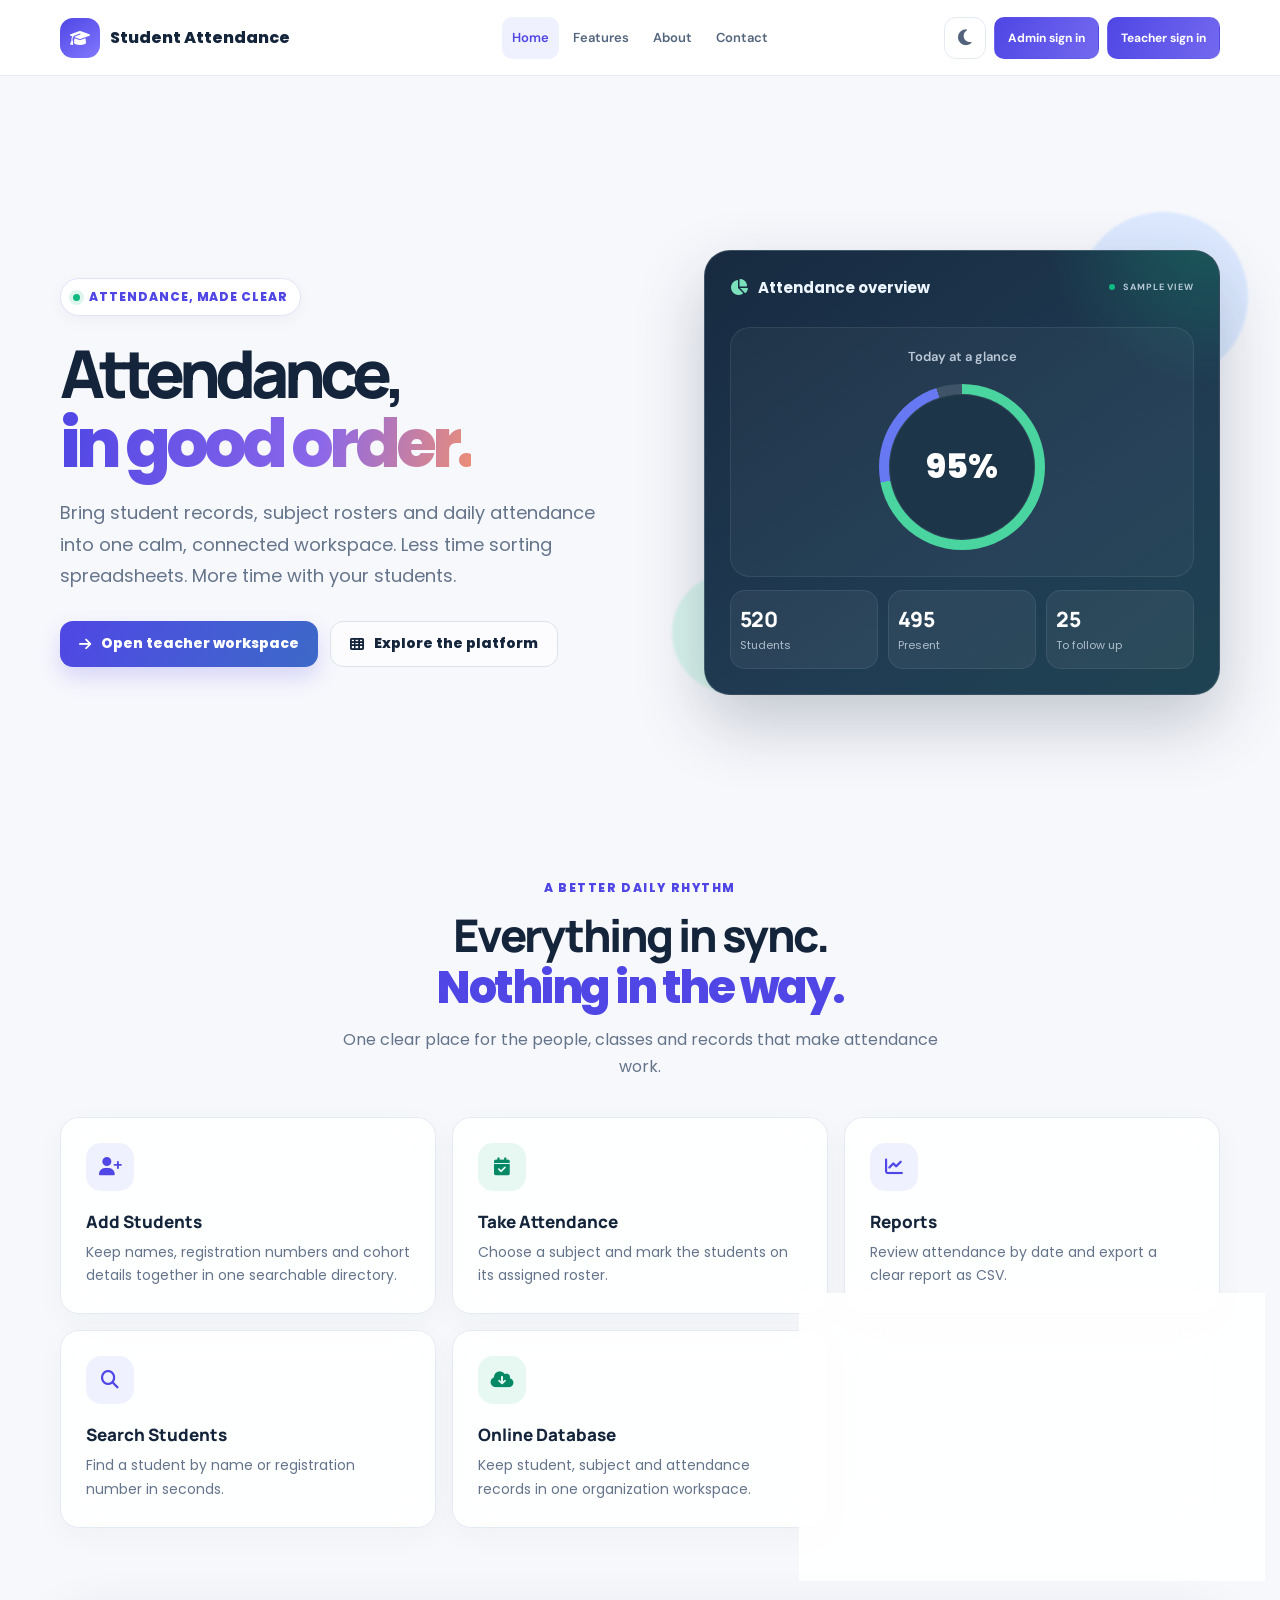
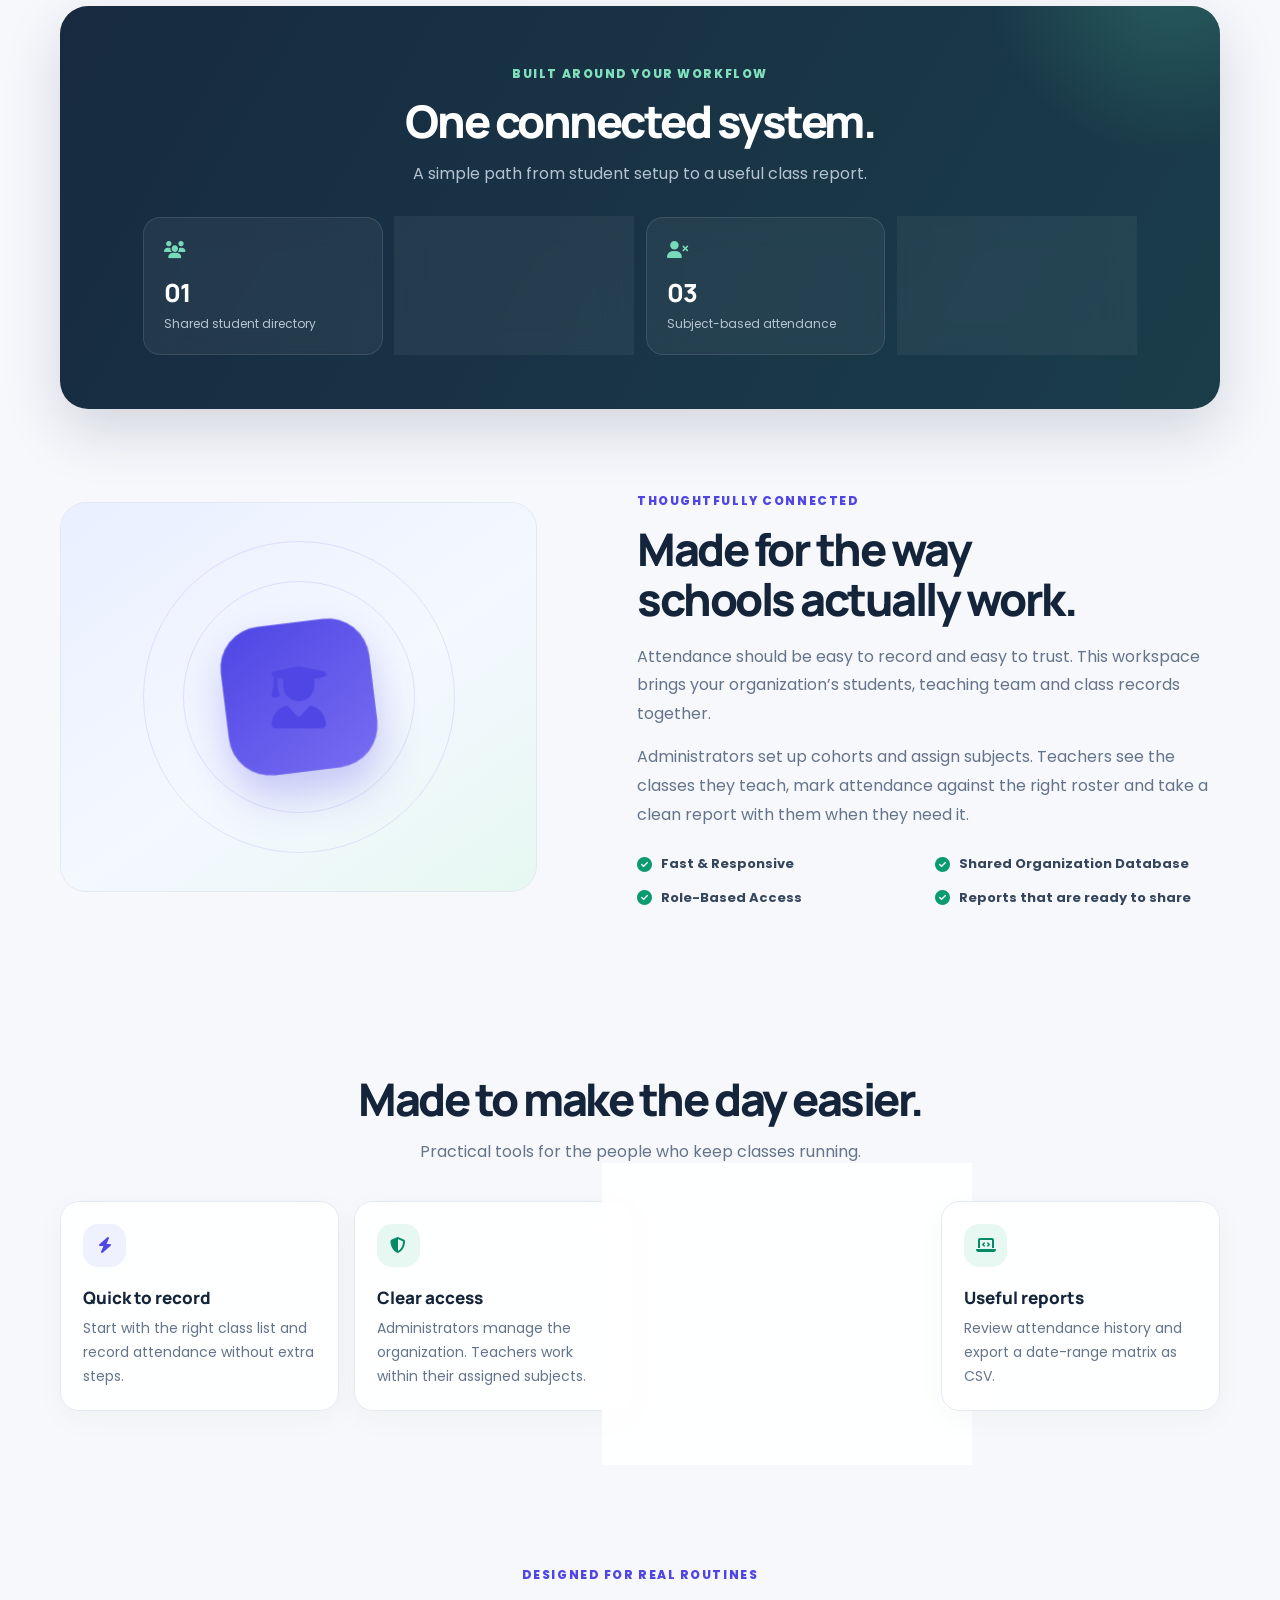
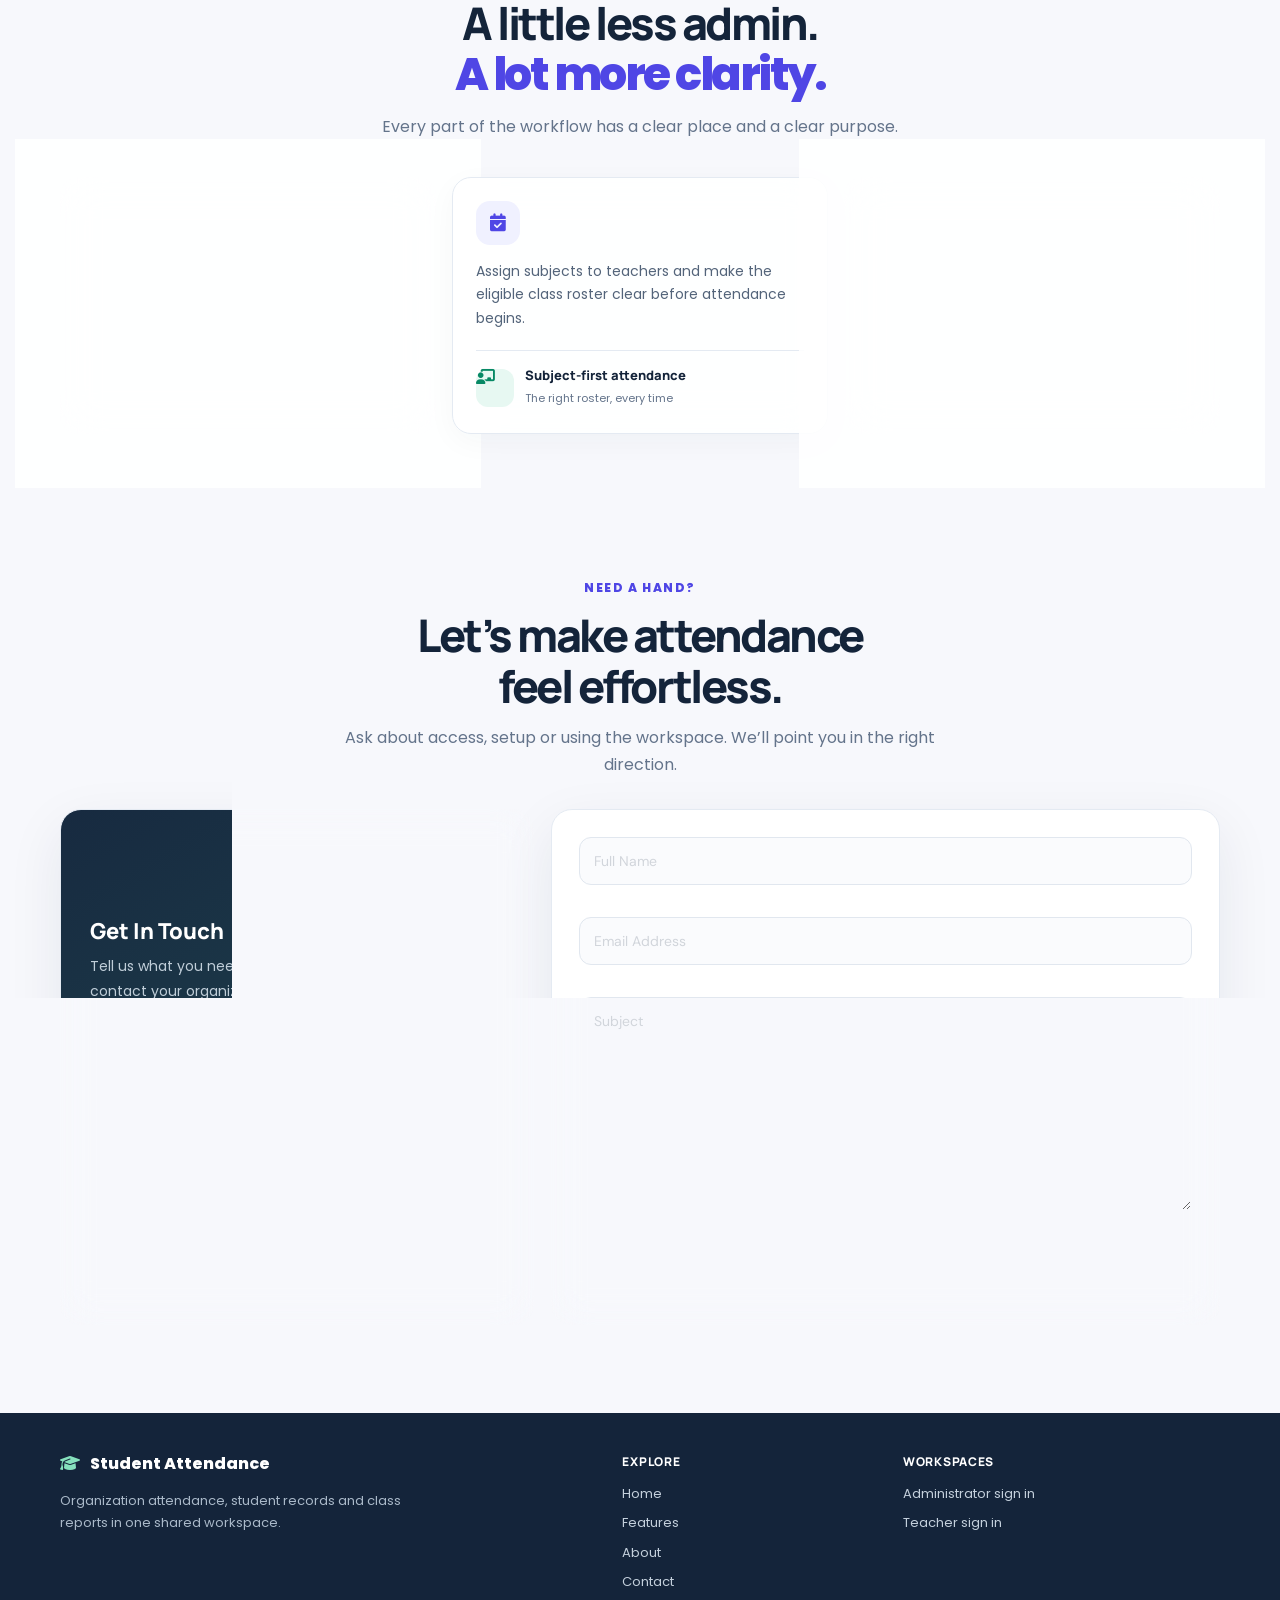
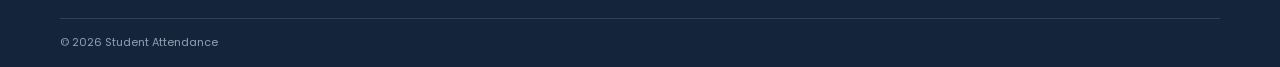
<file: frontend/index.html>
<!DOCTYPE html>
<html lang="en">

<head>
    <meta charset="UTF-8">
    <meta name="viewport" content="width=device-width, initial-scale=1.0">

    <title>Student Attendance Reporting System</title>

    <!-- CSS -->
    <link rel="stylesheet" href="style.css">
    <link rel="stylesheet" href="responsive.css">
    <link rel="stylesheet" href="animation.css">
    <link rel="stylesheet" href="site-refresh.css">

    <!-- Font Awesome -->
    <link rel="stylesheet"
        href="https://cdnjs.cloudflare.com/ajax/libs/font-awesome/6.5.2/css/all.min.css">

    <!-- Google Font -->
    <link
        href="https://fonts.googleapis.com/css2?family=Poppins:wght@300;400;500;600;700&display=swap"
        rel="stylesheet">
<link rel="stylesheet" href="site-shell.css">
</head>

<body>

    <!-- Animated Background -->
    <div class="background">
        <span></span>
        <span></span>
        <span></span>
        <span></span>
        <span></span>
        <span></span>
    </div>

    <!-- ================= NAVBAR ================= -->

    <header>

        <nav class="navbar">

            <div class="logo">

                <i class="fa-solid fa-user-graduate"></i>

                <h2>SARS</h2>

            </div>

            <ul class="nav-links">

                <li><a href="index.html">Home</a></li>

                <li><a href="features.html">Features</a></li>

                <li><a href="about.html">About</a></li>

                <li><a href="contact.html">Contact</a></li>

            </ul>

            <div class="nav-buttons">

                <button id="themeBtn" type="button" aria-label="Toggle color theme" title="Toggle color theme">
                    <i class="fa-solid fa-moon"></i>
                </button>

                <a href="admin-login.html" class="login-btn">

                    Admin sign in

                </a>

            </div>

        </nav>

    </header>

    <!-- ================= HERO SECTION ================= -->

    <section class="hero">

        <div class="hero-left">

            <div class="hero-kicker"><span class="kicker-dot"></span> Attendance, made clear</div>

            <h1>

                Attendance,
                <br>
                <span>in good order.</span>

            </h1>

            <p>

                Bring student records, subject rosters and daily attendance into one calm, connected workspace. Less time sorting spreadsheets. More time with your students.

            </p>

            <div class="hero-buttons">

                <a href="teacher-login.html" class="btn-primary">

                    <i class="fa-solid fa-arrow-right"></i>
                    Open teacher workspace

                </a>

                <a href="features.html" class="btn-secondary">

                <i class="fa-solid fa-table-cells"></i>
                    Explore the platform

                </a>

            </div>

        </div>

        <!-- Right Side -->

        <div class="hero-right">

            <div class="glass-card">

                <div class="card-header">

                    <i class="fa-solid fa-chart-pie"></i>

                    <span>Attendance overview</span>
                    <span class="preview-tag"><i></i> SAMPLE VIEW</span>

                </div>

                <div class="progress-box">

                    <h3>Today at a glance</h3>

                    <div class="circle">

                        <span>95%</span>

                    </div>

                </div>

                <div class="mini-cards">

                    <div class="mini">

                        <h2>520</h2>

                        <p>Students</p>

                    </div>

                    <div class="mini">

                        <h2>495</h2>

                        <p>Present</p>

                    </div>

                    <div class="mini">

                        <h2>25</h2>

                        <p>To follow up</p>

                    </div>

                </div>

            </div>

        </div>

    </section>

   
     <!-- ================= FEATURES SECTION ================= -->

<section class="features" id="features">

    <div class="section-title">

        <span class="section-kicker">A better daily rhythm</span>
        <h2>Everything in sync.<br><span>Nothing in the way.</span></h2>

        <p>
            One clear place for the people, classes and records that make attendance work.
        </p>

    </div>

    <div class="feature-grid">

        <div class="feature-card">
            <i class="fas fa-user-plus"></i>
            <h3>Add Students</h3>
            <p>
                Keep names, registration numbers and cohort details together in one searchable directory.
            </p>
        </div>

        <div class="feature-card">
            <i class="fas fa-calendar-check"></i>
            <h3>Take Attendance</h3>
            <p>
                Choose a subject and mark the students on its assigned roster.
            </p>
        </div>

        <div class="feature-card">
            <i class="fas fa-chart-line"></i>
            <h3>Reports</h3>
            <p>
                Review attendance by date and export a clear report as CSV.
            </p>
        </div>

        <div class="feature-card">
            <i class="fas fa-search"></i>
            <h3>Search Students</h3>
            <p>
                Find a student by name or registration number in seconds.
            </p>
        </div>

        <div class="feature-card">
            <i class="fas fa-cloud-download-alt"></i>
            <h3>Online Database</h3>
            <p>
                Keep student, subject and attendance records in one organization workspace.
            </p>
        </div>

        <div class="feature-card">
            <i class="fas fa-mobile-screen-button"></i>
            <h3>Responsive Design</h3>
            <p>
                Use the same clear workspace on desktop, tablet or phone.
            </p>
        </div>

    </div>

</section>

<!-- ================= STATISTICS ================= -->

<section class="statistics">

    <div class="section-title">

        <span class="section-kicker">Built around your workflow</span>
        <h2>One connected system.</h2>

        <p>
            A simple path from student setup to a useful class report.
        </p>

    </div>

    <div class="stats-container">

        <div class="stat-card">
            <i class="fas fa-users"></i>
            <h2>01</h2>
            <p>Shared student directory</p>
        </div>

        <div class="stat-card">
            <i class="fas fa-user-check"></i>
            <h2>02</h2>
            <p>Purpose-built workspaces</p>
        </div>

        <div class="stat-card">
            <i class="fas fa-user-xmark"></i>
            <h2>03</h2>
            <p>Subject-based attendance</p>
        </div>

        <div class="stat-card">
            <i class="fas fa-percent"></i>
            <h2>CSV</h2>
            <p>Reports ready to export</p>
        </div>

    </div>

</section>

<!-- ================= ABOUT ================= -->

<section class="about" id="about">

    <div class="about-left">

        <div class="hero-illustration">
    <i class="fas fa-user-graduate"></i>
</div>

    </div>

    <div class="about-right">

        <span class="section-kicker">Thoughtfully connected</span>
        <h2>Made for the way<br>schools actually work.</h2>

        <p>

            Attendance should be easy to record and easy to trust. This workspace brings your organization’s students, teaching team and class records together.

        </p>

        <p>

            Administrators set up cohorts and assign subjects. Teachers see the classes they teach, mark attendance against the right roster and take a clean report with them when they need it.

        </p>

        <ul>

            <li>
                <i class="fas fa-check-circle"></i>
                Fast & Responsive
            </li>

            <li>
                <i class="fas fa-check-circle"></i>
                Shared Organization Database
            </li>

            <li>
                <i class="fas fa-check-circle"></i>
                Role-Based Access
            </li>

            <li>
                <i class="fas fa-check-circle"></i>
                Reports that are ready to share
            </li>

        </ul>

    </div>

</section>

<!-- ================= WHY CHOOSE US ================= -->

<section class="why-us">

    <div class="section-title">

        <h2>Made to make the day easier.</h2>

        <p>
            Practical tools for the people who keep classes running.
        </p>

    </div>

    <div class="why-grid">

        <div class="why-card">

            <i class="fas fa-bolt"></i>

            <h3>Quick to record</h3>

            <p>

                Start with the right class list and record attendance without extra steps.

            </p>

        </div>

        <div class="why-card">

            <i class="fas fa-shield-alt"></i>

            <h3>Clear access</h3>

            <p>

                Administrators manage the organization. Teachers work within their assigned subjects.

            </p>

        </div>

        <div class="why-card">

            <i class="fas fa-chart-pie"></i>

            <h3>Useful context</h3>

            <p>

                See attendance patterns across a date range and follow up with confidence.

            </p>

        </div>

        <div class="why-card">

            <i class="fas fa-laptop-code"></i>

            <h3>Useful reports</h3>

            <p>

                Review attendance history and export a date-range matrix as CSV.

            </p>

        </div>

    </div>

</section>

<!-- ===== End of Part 2 ===== -->
 <!-- ================= TESTIMONIALS SECTION ================= -->

<section class="testimonials">

    <div class="section-title">
        <span class="section-kicker">Designed for real routines</span>
        <h2>A little less admin.<br><span>A lot more clarity.</span></h2>
        <p>Every part of the workflow has a clear place and a clear purpose.</p>
    </div>

    <div class="testimonial-container">

        <div class="testimonial-card">
            <i class="fas fa-address-book quote"></i>

            <p>
                Keep student identity and cohort details organized in one searchable directory.
            </p>

            <div class="user-info">
                    <i class="fas fa-users user-icon"></i>

                <div>
                    <h4>Student records</h4>
                    <span>One source for every class</span>
                </div>
            </div>
        </div>

        <div class="testimonial-card">
            <i class="fas fa-calendar-check quote"></i>

            <p>
                Assign subjects to teachers and make the eligible class roster clear before attendance begins.
            </p>

            <div class="user-info">
                    <i class="fas fa-chalkboard-user user-icon"></i>

                <div>
                    <h4>Subject-first attendance</h4>
                    <span>The right roster, every time</span>
                </div>
            </div>
        </div>

        <div class="testimonial-card">
            <i class="fas fa-file-csv quote"></i>

            <p>
                Move from class records to attendance history, then export a practical report in a few steps.
            </p>

            <div class="user-info">
                    <i class="fas fa-chart-column user-icon"></i>

                <div>
                    <h4>Reports that travel</h4>
                    <span>Useful beyond the dashboard</span>
                </div>
            </div>
        </div>

    </div>

</section>

<!-- ================= CONTACT SECTION ================= -->

<section class="contact" id="contact">

    <div class="section-title">

        <span class="section-kicker">Need a hand?</span>
        <h2>Let’s make attendance<br>feel effortless.</h2>

        <p>
            Ask about access, setup or using the workspace. We’ll point you in the right direction.
        </p>

    </div>

    <div class="contact-container">

        <!-- Contact Information -->

        <div class="contact-info">

            <h3>Get In Touch</h3>

            <p>
                Tell us what you need help with. For account access, contact your organization administrator.
            </p>

            <div class="info-box">

                <i class="fas fa-map-marker-alt"></i>

                <div>

                    <h4>Account access</h4>
                    <p>Your organization administrator can help.</p>

                </div>

            </div>

            <div class="info-box">

                <i class="fas fa-phone"></i>

                <div>

                    <h4>Student records</h4>
                    <p>Send the registration number and a short description.</p>

                </div>

            </div>

            <div class="info-box">

                <i class="fas fa-envelope"></i>

                <div>

                    <h4>Keep it secure</h4>
                    <p>Never include a password in your message.</p>

                </div>

            </div>

        </div>

        <!-- Contact Form -->

        <div class="contact-form">

            <form>

                <div class="input-box">

                    <input
                        type="text"
                        name="name"
                        placeholder="Full Name"
                        required>

                </div>

                <div class="input-box">

                    <input
                        type="email"
                        name="email"
                        placeholder="Email Address"
                        required>

                </div>

                <div class="input-box">

                    <input
                        type="text"
                        name="subject"
                        placeholder="Subject"
                        required>

                </div>

                <div class="input-box">

                    <textarea
                        rows="6"
                        name="message"
                        placeholder="Write your message..."
                        required></textarea>

                </div>

                <button
                    type="submit"
                    class="btn-primary">

                    <i class="fas fa-paper-plane"></i>

                    Send Message

                </button>

            </form>

        </div>

    </div>

</section>

<!-- ===== End of Part 3A ===== -->
 <!-- ================= FOOTER ================= -->

<footer class="footer">

    <div class="footer-container">

        <div class="footer-box">

            <h2>
                <i class="fas fa-user-graduate"></i>
                Student Attendance
            </h2>

            <p>
                A modern Student Attendance Reporting System
                developed using HTML, CSS and JavaScript.
                Role-based student, subject and attendance management.
            </p>

        </div>

        <div class="footer-box">

            <h3>Quick Links</h3>

            <ul>

                <li><a href="index.html">Home</a></li>

                <li><a href="features.html">Features</a></li>

                <li><a href="about.html">About</a></li>

                <li><a href="contact.html">Contact</a></li>

            </ul>

        </div>

        <div class="footer-box">

            <h3>Modules</h3>

            <ul>

                <li><a href="admin-login.html">Administrator panel</a></li>

                <li><a href="teacher-login.html">Teacher panel</a></li>

            </ul>

        </div>

        <div class="footer-box">

            <h3>Get started</h3>

            <ul>
                <li><a href="admin-login.html">Administrator sign in</a></li>
                <li><a href="teacher-login.html">Teacher sign in</a></li>
                <li><a href="contact.html">Get help</a></li>
            </ul>

        </div>

    </div>

    <div class="copyright">

        © 2026 Student Attendance Reporting System.
        All Rights Reserved.

    </div>

</footer>

<!-- ================= SCROLL TO TOP ================= -->

<button id="scrollTop">

    <i class="fas fa-arrow-up"></i>

</button>

<!-- ================= JAVASCRIPT ================= -->

<script>

// Scroll Button

const scrollBtn = document.getElementById("scrollTop");

window.addEventListener("scroll",()=>{

    if(window.scrollY > 300){

        scrollBtn.style.display="flex";

    }

    else{

        scrollBtn.style.display="none";

    }

});

scrollBtn.onclick = ()=>{

    window.scrollTo({

        top:0,

        behavior:"smooth"

    });

};

</script>

<!-- External JS -->

<script src="api.js"></script>
<script src="site-theme.js"></script>
<script src="app.js"></script>

<script src="site-shell.js"></script>
</body>
</html>
</file>
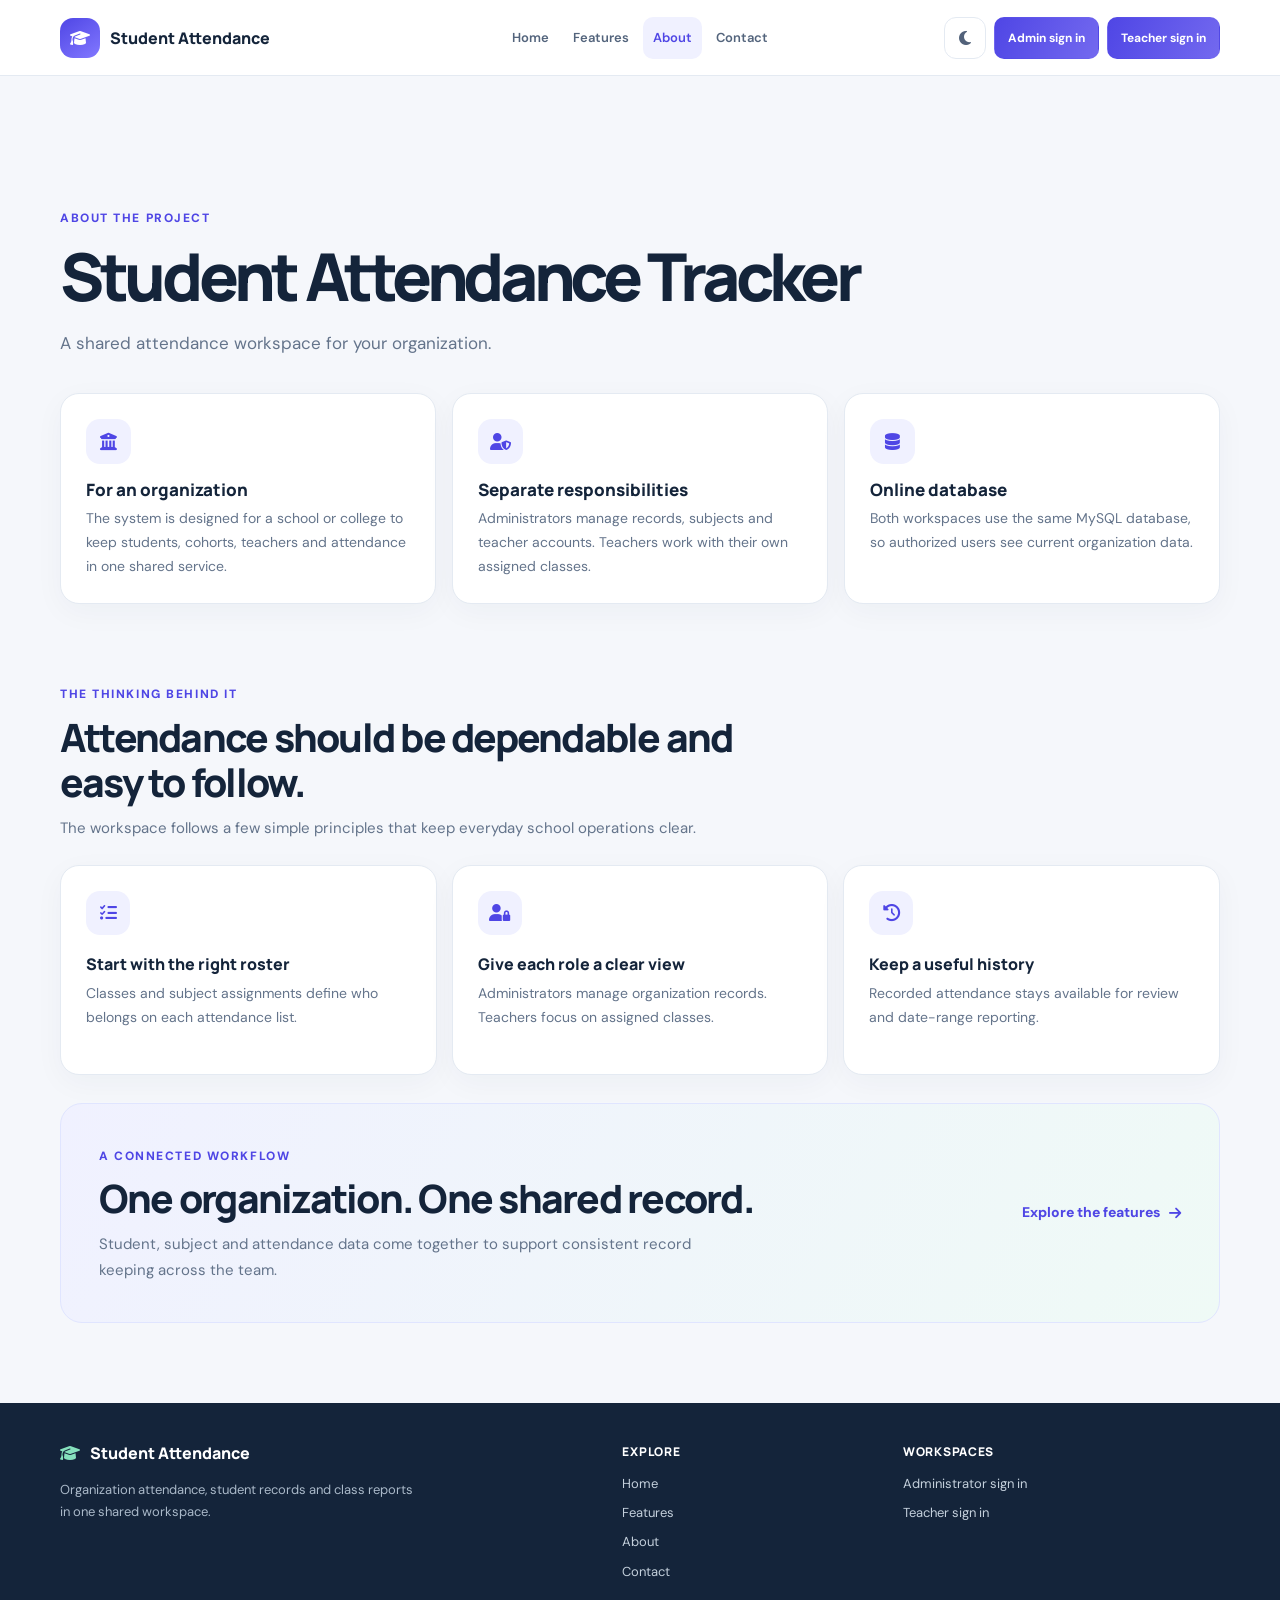
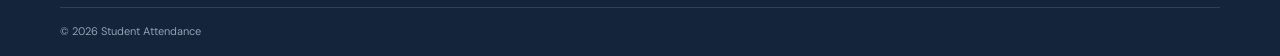
<file: frontend/about.html>
<!doctype html><html lang="en"><head><meta charset="utf-8"><meta name="viewport" content="width=device-width,initial-scale=1"><title>About | Student Attendance</title><link rel="stylesheet" href="site-pages.css"><link rel="stylesheet" href="site-refresh.css"><link rel="stylesheet" href="https://cdnjs.cloudflare.com/ajax/libs/font-awesome/6.5.2/css/all.min.css"><link href="https://fonts.googleapis.com/css2?family=DM+Sans:wght@400;600;700;800&display=swap" rel="stylesheet"><link rel="stylesheet" href="site-shell.css">
</head><body><header class="site-nav"><a class="site-brand" href="index.html"><i class="fa-solid fa-graduation-cap"></i><span data-site-name>Student Attendance</span></a><nav class="site-links"><a href="index.html">Home</a><a href="features.html">Features</a><a href="about.html" aria-current="page">About</a><a href="contact.html">Contact</a><a class="site-login" href="teacher-login.html">Teacher sign in</a></nav></header><main class="site-wrap"><span class="eyebrow">About the project</span><h1 data-home-title>Student Attendance Tracker</h1><p class="lead" data-home-tagline>A shared attendance workspace for your organization.</p><div class="site-grid"><article class="site-card"><i class="fa-solid fa-building-columns"></i><h2>For an organization</h2><p>The system is designed for a school or college to keep students, cohorts, teachers and attendance in one shared service.</p></article><article class="site-card"><i class="fa-solid fa-user-shield"></i><h2>Separate responsibilities</h2><p>Administrators manage records, subjects and teacher accounts. Teachers work with their own assigned classes.</p></article><article class="site-card"><i class="fa-solid fa-database"></i><h2>Online database</h2><p>Both workspaces use the same MySQL database, so authorized users see current organization data.</p></article></div><section class="detail-section"><div class="detail-heading"><span class="eyebrow">The thinking behind it</span><h2>Attendance should be dependable and easy to follow.</h2><p>The workspace follows a few simple principles that keep everyday school operations clear.</p></div><div class="principle-grid"><article class="principle-card"><i class="fa-solid fa-list-check"></i><h3>Start with the right roster</h3><p>Classes and subject assignments define who belongs on each attendance list.</p></article><article class="principle-card"><i class="fa-solid fa-user-lock"></i><h3>Give each role a clear view</h3><p>Administrators manage organization records. Teachers focus on assigned classes.</p></article><article class="principle-card"><i class="fa-solid fa-clock-rotate-left"></i><h3>Keep a useful history</h3><p>Recorded attendance stays available for review and date-range reporting.</p></article></div></section><section class="detail-callout"><div><span class="eyebrow">A connected workflow</span><h2>One organization. One shared record.</h2><p>Student, subject and attendance data come together to support consistent record keeping across the team.</p></div><a class="text-link" href="features.html">Explore the features <i class="fa-solid fa-arrow-right"></i></a></section></main><footer class="site-footer">Student Attendance · <a href="features.html">Explore features</a></footer><script src="api.js"></script><script src="site-theme.js"></script><script src="site-shell.js"></script>
</body></html>
</file>
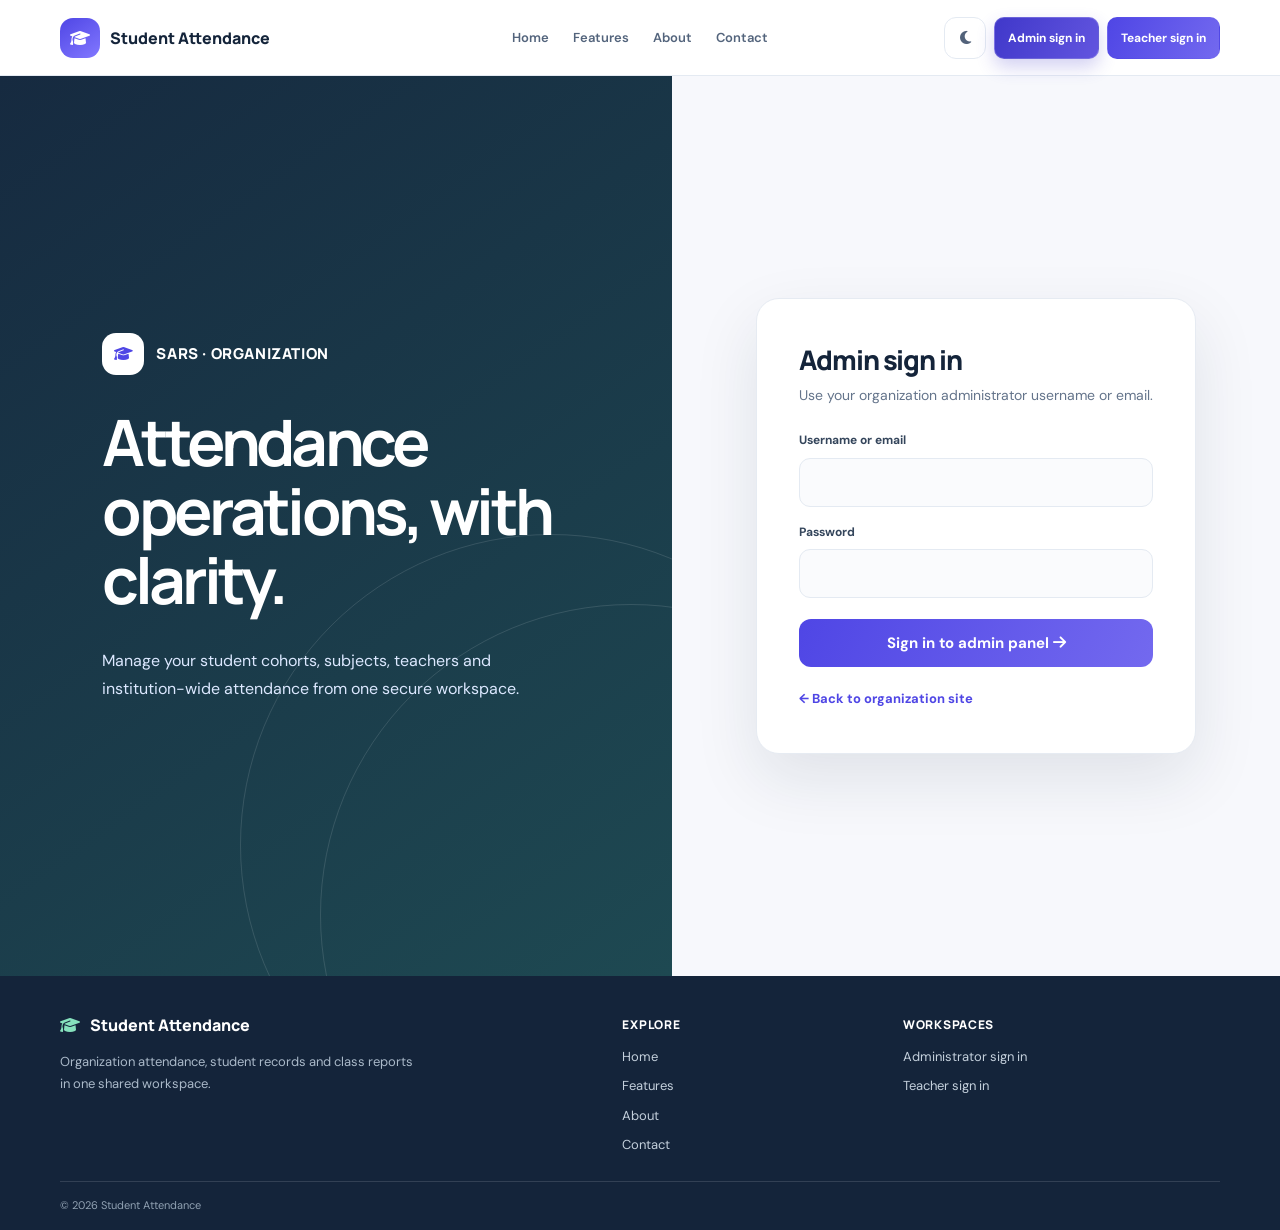
<file: frontend/admin-login.html>
<!doctype html>
<html lang="en"><head><meta charset="utf-8"><meta name="viewport" content="width=device-width,initial-scale=1"><title>Administrator sign in | SARS</title><link rel="stylesheet" href="portal.css"><link rel="stylesheet" href="site-refresh.css"><link rel="stylesheet" href="https://cdnjs.cloudflare.com/ajax/libs/font-awesome/6.5.2/css/all.min.css"><link rel="stylesheet" href="site-shell.css">
</head>
<body><div class="login-page"><section class="login-visual"><div class="login-brand"><span class="brand-mark"><i class="fa-solid fa-graduation-cap"></i></span> SARS · ORGANIZATION</div><h1>Attendance operations, with clarity.</h1><p>Manage your student cohorts, subjects, teachers and institution-wide attendance from one secure workspace.</p></section><section class="login-card-side"><div class="login-card"><h2>Admin sign in</h2><p>Use your organization administrator username or email.</p><div id="loginMessage" class="message"></div><form id="loginForm" data-role="admin"><div class="field"><label for="identifier">Username or email</label><input id="identifier" name="identifier" autocomplete="username" required></div><div class="field"><label for="password">Password</label><input id="password" name="password" type="password" autocomplete="current-password" required></div><button class="btn" type="submit">Sign in to admin panel <i class="fa-solid fa-arrow-right"></i></button></form><a class="back-link" href="index.html">← Back to organization site</a></div></section></div><script src="api.js"></script><script src="site-theme.js"></script><script src="login.js"></script><script src="site-shell.js"></script>
</body></html>
</file>
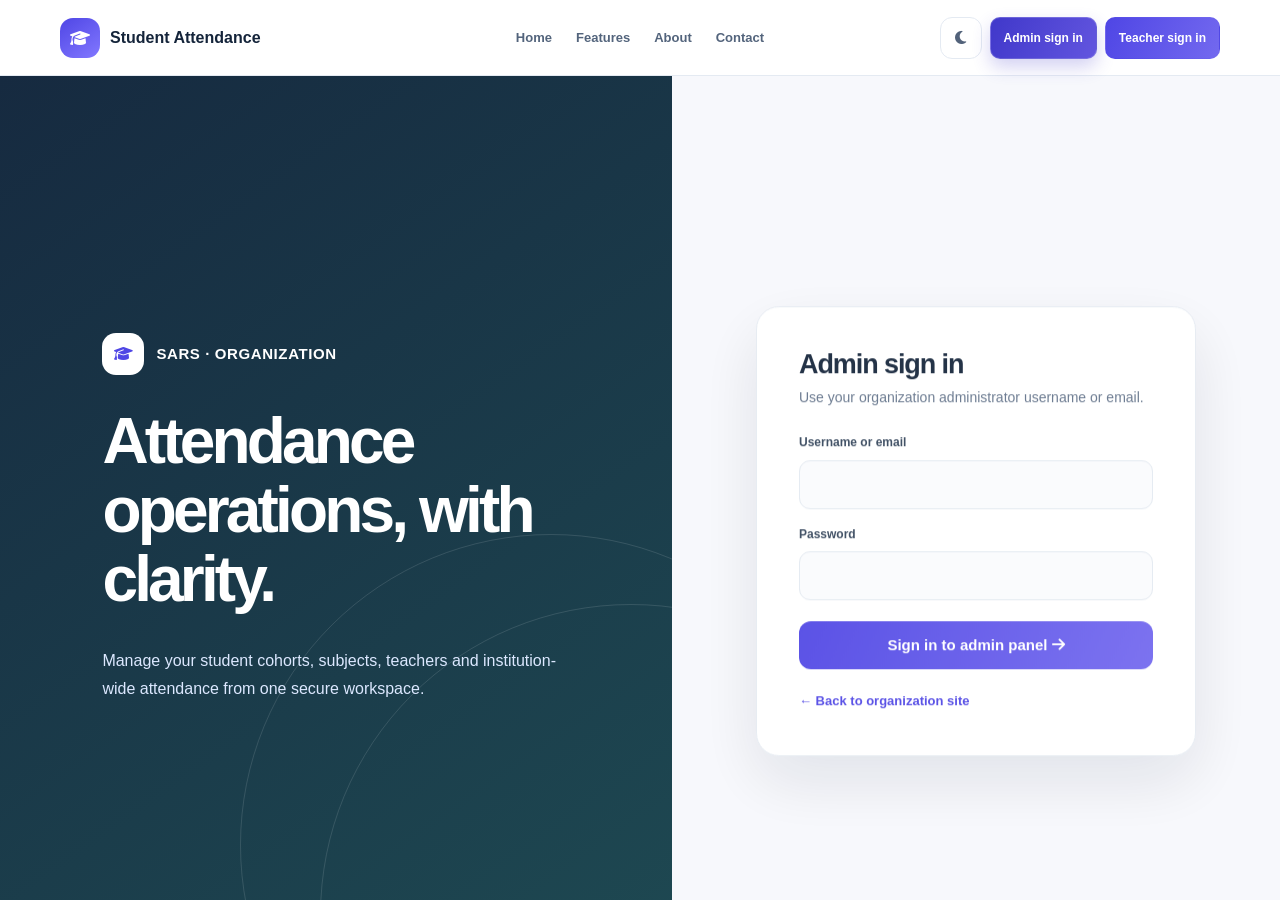
<file: frontend/admin.html>
<!doctype html>
<html lang="en"><head><meta charset="utf-8"><meta name="viewport" content="width=device-width,initial-scale=1"><title>Admin workspace | SARS</title><link rel="stylesheet" href="portal.css"><link rel="stylesheet" href="admin-refresh.css?v=3"><link rel="stylesheet" href="https://cdnjs.cloudflare.com/ajax/libs/font-awesome/6.5.2/css/all.min.css"><link rel="stylesheet" href="site-shell.css">
</head>
<body><div class="portal-shell"><header class="portal-top"><div class="brand"><span class="brand-mark"><i class="fa-solid fa-graduation-cap"></i></span>SARS <span class="muted">/ Admin</span></div><div class="top-user"><small id="adminIdentity">Organization administrator</small><button class="btn ghost small" id="logoutButton"><i class="fa-solid fa-arrow-right-from-bracket"></i> Sign out</button></div></header>
<div class="portal-layout"><nav class="portal-nav"><div class="nav-label">Workspace</div><button class="active" data-view="overview"><i class="fa-solid fa-chart-pie"></i> Overview</button><button data-view="students"><i class="fa-solid fa-users"></i> Students</button><button data-view="subjects"><i class="fa-solid fa-book-open"></i> Subjects</button><button data-view="teachers"><i class="fa-solid fa-chalkboard-user"></i> Teachers</button><div class="nav-label">Account</div><button data-view="security"><i class="fa-solid fa-shield-halved"></i> Password & security</button><button data-view="appearance"><i class="fa-solid fa-palette"></i> Website appearance</button></nav>
<main class="portal-main"><div id="adminMessage" class="message"></div>
<section class="view active" id="view-overview"><div class="admin-welcome"><div><span class="welcome-kicker"><i class="fa-solid fa-sparkles"></i> ADMIN WORKSPACE</span><h1>Your organization, at a glance.</h1><p>Keep student records, subjects and your teaching team organized from one place.</p></div><button class="btn welcome-action" data-go="students"><i class="fa-solid fa-user-plus"></i> Add a student</button></div><div class="overview-label"><div><span class="eyebrow">LIVE DIRECTORY</span><h2>Workspace snapshot</h2></div><span class="snapshot-note"><i class="fa-solid fa-circle"></i> Current totals</span></div><div class="stat-grid"><article class="stat-card"><div class="stat-icon violet"><i class="fa-solid fa-users"></i></div><div><span>Students in directory</span><strong id="statStudents">—</strong></div><i class="stat-trail fa-solid fa-arrow-up-right-from-square"></i></article><article class="stat-card"><div class="stat-icon mint"><i class="fa-solid fa-book-open"></i></div><div><span>Subjects configured</span><strong id="statSubjects">—</strong></div><i class="stat-trail fa-solid fa-arrow-up-right-from-square"></i></article><article class="stat-card"><div class="stat-icon amber"><i class="fa-solid fa-chalkboard-user"></i></div><div><span>Teacher accounts</span><strong id="statTeachers">—</strong></div><i class="stat-trail fa-solid fa-arrow-up-right-from-square"></i></article></div><div class="overview-label setup-heading"><div><span class="eyebrow">A SIMPLE SETUP</span><h2>Build your workspace in three steps.</h2></div><p>Each piece helps teachers work from the right roster.</p></div><div class="setup-grid"><article class="setup-card"><span class="setup-number">01</span><div class="setup-icon"><i class="fa-solid fa-user-group"></i></div><h3>Organize students</h3><p>Add student identities and cohort details to create your shared directory.</p><div class="setup-bottom"><span id="setupStudents">Add your first students</span><button class="text-action" data-go="students" aria-label="Manage students"><i class="fa-solid fa-arrow-right"></i></button></div></article><article class="setup-card"><span class="setup-number">02</span><div class="setup-icon"><i class="fa-solid fa-book-open-reader"></i></div><h3>Set up subjects</h3><p>Connect subjects to cohorts and choose their eligible student rosters.</p><div class="setup-bottom"><span id="setupSubjects">Create your first subject</span><button class="text-action" data-go="subjects" aria-label="Set up subjects"><i class="fa-solid fa-arrow-right"></i></button></div></article><article class="setup-card"><span class="setup-number">03</span><div class="setup-icon"><i class="fa-solid fa-chalkboard-user"></i></div><h3>Invite your teachers</h3><p>Create teacher accounts, then assign them to the subjects they teach.</p><div class="setup-bottom"><span id="setupTeachers">Add your teaching team</span><button class="text-action" data-go="teachers" aria-label="Manage teachers"><i class="fa-solid fa-arrow-right"></i></button></div></article></div><article class="admin-note"><span class="note-icon"><i class="fa-solid fa-lightbulb"></i></span><div><h3>Keep the roster precise</h3><p>Teacher attendance lists follow the cohorts and subject assignments you configure here. Review those details before the first class.</p></div><button class="btn secondary" data-go="subjects">Review assignments <i class="fa-solid fa-arrow-right"></i></button></article></section>

<section class="view" id="view-students"><div class="page-heading"><div><h1>Students</h1><p>Maintain official student records and cohort details.</p></div></div><article class="card"><div class="card-title"><h2 id="studentFormTitle">Add a student</h2></div><form id="studentForm"><input type="hidden" id="studentRowId"><div class="form-grid"><div class="field"><label for="studentName">Full name</label><input id="studentName" required maxlength="150"></div><div class="field"><label for="registrationNo">Registration number</label><input id="registrationNo" placeholder="1171824001" required></div><div class="field"><label for="rollNo">Class roll number</label><input id="rollNo" placeholder="2024-CSE-01" required></div><div class="field"><label for="studentBranch">Branch</label><input id="studentBranch" placeholder="CSE" required></div><div class="field"><label for="studentSemester">Semester</label><input id="studentSemester" placeholder="1" required></div><div class="field"><label for="studentBatch">Batch</label><input id="studentBatch" placeholder="2024-2027" required></div></div><div class="form-actions"><button class="btn" type="submit" id="saveStudentButton">Save student</button><button class="btn ghost" type="button" id="cancelStudentEdit" hidden>Cancel edit</button></div></form></article><article class="card"><div class="card-title"><h2>Student directory</h2><input class="search-input" id="studentSearch" placeholder="Search name, registration or roll no" style="max-width:330px"></div><div class="table-wrap"><table><thead><tr><th>Name</th><th>Registration no.</th><th>Roll no.</th><th>Branch</th><th>Semester</th><th>Batch</th><th>Actions</th></tr></thead><tbody id="studentsRows"></tbody></table></div></article></section>

<section class="view" id="view-subjects"><div class="page-heading"><div><h1>Subjects & assignments</h1><p>Define the cohort and roll range, then assign one or more teachers.</p></div></div><article class="card"><h2 id="subjectFormTitle">Create a subject</h2><form id="subjectForm"><input type="hidden" id="subjectRowId"><div class="form-grid"><div class="field"><label for="subjectName">Subject name</label><input id="subjectName" placeholder="Data Structures" required></div><div class="field"><label for="subjectBranch">Branch</label><input id="subjectBranch" placeholder="CSE" required></div><div class="field"><label for="subjectSemester">Semester</label><input id="subjectSemester" placeholder="3" required></div><div class="field"><label for="subjectBatch">Batch</label><input id="subjectBatch" placeholder="2024-2027" required></div><div class="field"><label for="rangeMode">Student roll range</label><select id="rangeMode"><option value="full">Full matching cohort</option><option value="custom">Custom ending roll numbers</option></select></div><div class="field custom-range" hidden><label for="rollStart">Custom range (inclusive)</label><div style="display:flex;gap:8px"><input id="rollStart" type="number" min="0" placeholder="01"><input id="rollEnd" type="number" min="0" placeholder="30"></div></div><div class="field full"><label>Assign teachers</label><div class="teacher-checks" id="teacherChecks"><span class="muted">Create teacher accounts first.</span></div></div></div><div class="form-actions"><button class="btn" type="submit" id="saveSubjectButton">Create subject & assignments</button><button class="btn ghost" type="button" id="cancelSubjectEdit" hidden>Cancel edit</button></div></form></article><article class="card"><h2>Subject catalogue</h2><div class="table-wrap"><table><thead><tr><th>Subject</th><th>Cohort</th><th>Student range</th><th>Assigned teachers</th><th>Actions</th></tr></thead><tbody id="subjectsRows"></tbody></table></div></article><dialog id="assignmentDialog" style="max-width:560px;width:calc(100% - 30px);border:1px solid var(--line);border-radius:16px;padding:24px;box-shadow:var(--shadow)"><form method="dialog"><div class="card-title"><h2 id="assignmentTitle">Assign teachers</h2><button class="btn ghost small" value="cancel" aria-label="Close">Close</button></div><div class="teacher-checks" id="assignmentTeacherChecks"></div><div class="form-actions"><button class="btn" type="button" id="saveAssignments">Save assignments</button></div></form></dialog></section>

<section class="view" id="view-teachers"><div class="page-heading"><div><h1>Teacher accounts</h1><p>Create sign-in accounts and manage access credentials.</p></div></div><article class="card"><h2>Add a teacher</h2><form id="teacherForm"><div class="form-grid"><div class="field"><label for="teacherName">Full name</label><input id="teacherName" required></div><div class="field"><label for="teacherId">Teacher ID</label><input id="teacherId" placeholder="T-001" required></div><div class="field"><label for="teacherPhone">Phone number</label><input id="teacherPhone" type="tel" required></div><div class="field"><label for="teacherEmail">Email address (login)</label><input id="teacherEmail" type="email" required></div><div class="field"><label for="teacherPassword">Initial password</label><input id="teacherPassword" type="password" minlength="10" autocomplete="new-password" required></div></div><div class="form-actions"><button class="btn" type="submit">Create teacher account</button></div></form></article><article class="card"><h2>Teaching team</h2><div class="table-wrap"><table><thead><tr><th>Name / ID</th><th>Email</th><th>Phone</th><th>Subjects</th><th>Status</th><th>Actions</th></tr></thead><tbody id="teachersRows"></tbody></table></div></article></section>

<dialog id="teacherEditDialog" class="admin-dialog"><form id="teacherEditForm"><div class="dialog-heading"><div><span class="dialog-kicker">TEACHING TEAM</span><h2>Edit teacher profile</h2><p>Update this teacher’s contact and sign-in details.</p></div><button type="button" class="dialog-close" data-close-dialog="teacherEditDialog" aria-label="Close">&times;</button></div><input type="hidden" id="editTeacherRowId"><div class="form-grid"><div class="field"><label for="editTeacherName">Full name</label><input id="editTeacherName" maxlength="150" required></div><div class="field"><label for="editTeacherId">Teacher ID</label><input id="editTeacherId" maxlength="80" required></div><div class="field"><label for="editTeacherPhone">Phone number</label><input id="editTeacherPhone" type="tel" maxlength="40" required></div><div class="field"><label for="editTeacherEmail">Email address</label><input id="editTeacherEmail" type="email" maxlength="254" required></div></div><div class="form-actions"><button type="button" class="btn ghost" data-close-dialog="teacherEditDialog">Cancel</button><button type="submit" class="btn">Save profile</button></div></form></dialog>
<dialog id="resetTeacherPasswordDialog" class="admin-dialog"><form id="resetTeacherPasswordForm"><div class="dialog-heading"><div><span class="dialog-kicker">ACCOUNT SECURITY</span><h2>Set a temporary password</h2><p>Use at least 10 characters and share it with the teacher securely.</p></div><button type="button" class="dialog-close" data-close-dialog="resetTeacherPasswordDialog" aria-label="Close">&times;</button></div><input type="hidden" id="resetTeacherRowId"><div class="field"><label for="resetTeacherPassword">Temporary password</label><input id="resetTeacherPassword" type="password" minlength="10" autocomplete="new-password" required></div><div class="field dialog-confirm-field"><label for="confirmTeacherPassword">Confirm temporary password</label><input id="confirmTeacherPassword" type="password" minlength="10" autocomplete="new-password" required></div><div class="form-actions"><button type="button" class="btn ghost" data-close-dialog="resetTeacherPasswordDialog">Cancel</button><button type="submit" class="btn">Update password</button></div></form></dialog><section class="view" id="view-appearance"><div class="page-heading"><div><h1>Website appearance</h1><p>Update the public home page wording and organization color palette.</p></div></div><article class="card" style="max-width:850px"><form id="siteSettingsForm"><div class="form-grid"><div class="field"><label for="siteName">Organization / site name</label><input id="siteName" maxlength="120" required></div><div class="field"><label for="homeTitle">Home page headline</label><input id="homeTitle" maxlength="120" required></div><div class="field full"><label for="homeTagline">Home page introduction</label><textarea id="homeTagline" rows="4" maxlength="500" required></textarea></div><div class="field"><label for="primaryColor">Primary brand color</label><input id="primaryColor" type="color" value="#4f46e5"></div><div class="field"><label for="accentColor">Accent color</label><input id="accentColor" type="color" value="#10b981"></div></div><div class="form-actions"><button class="btn" type="submit">Save website settings</button></div></form></article></section><section class="view" id="view-security"><div class="page-heading"><div><h1>Password & security</h1><p>Update your administrator password.</p></div></div><article class="card" style="max-width:650px"><form id="passwordForm"><div class="stack"><div class="field"><label for="currentPassword">Current password</label><input id="currentPassword" type="password" autocomplete="current-password" required></div><div class="field"><label for="newPassword">New password (at least 10 characters)</label><input id="newPassword" type="password" minlength="10" autocomplete="new-password" required></div><div class="field"><label for="confirmPassword">Confirm new password</label><input id="confirmPassword" type="password" minlength="10" autocomplete="new-password" required></div></div><div class="form-actions"><button class="btn" type="submit">Update password</button></div></form></article></section>
</main></div></div><script src="api.js"></script><script src="site-theme.js"></script><script src="admin.js?v=3"></script><script src="site-shell.js"></script>
</body></html>
</file>
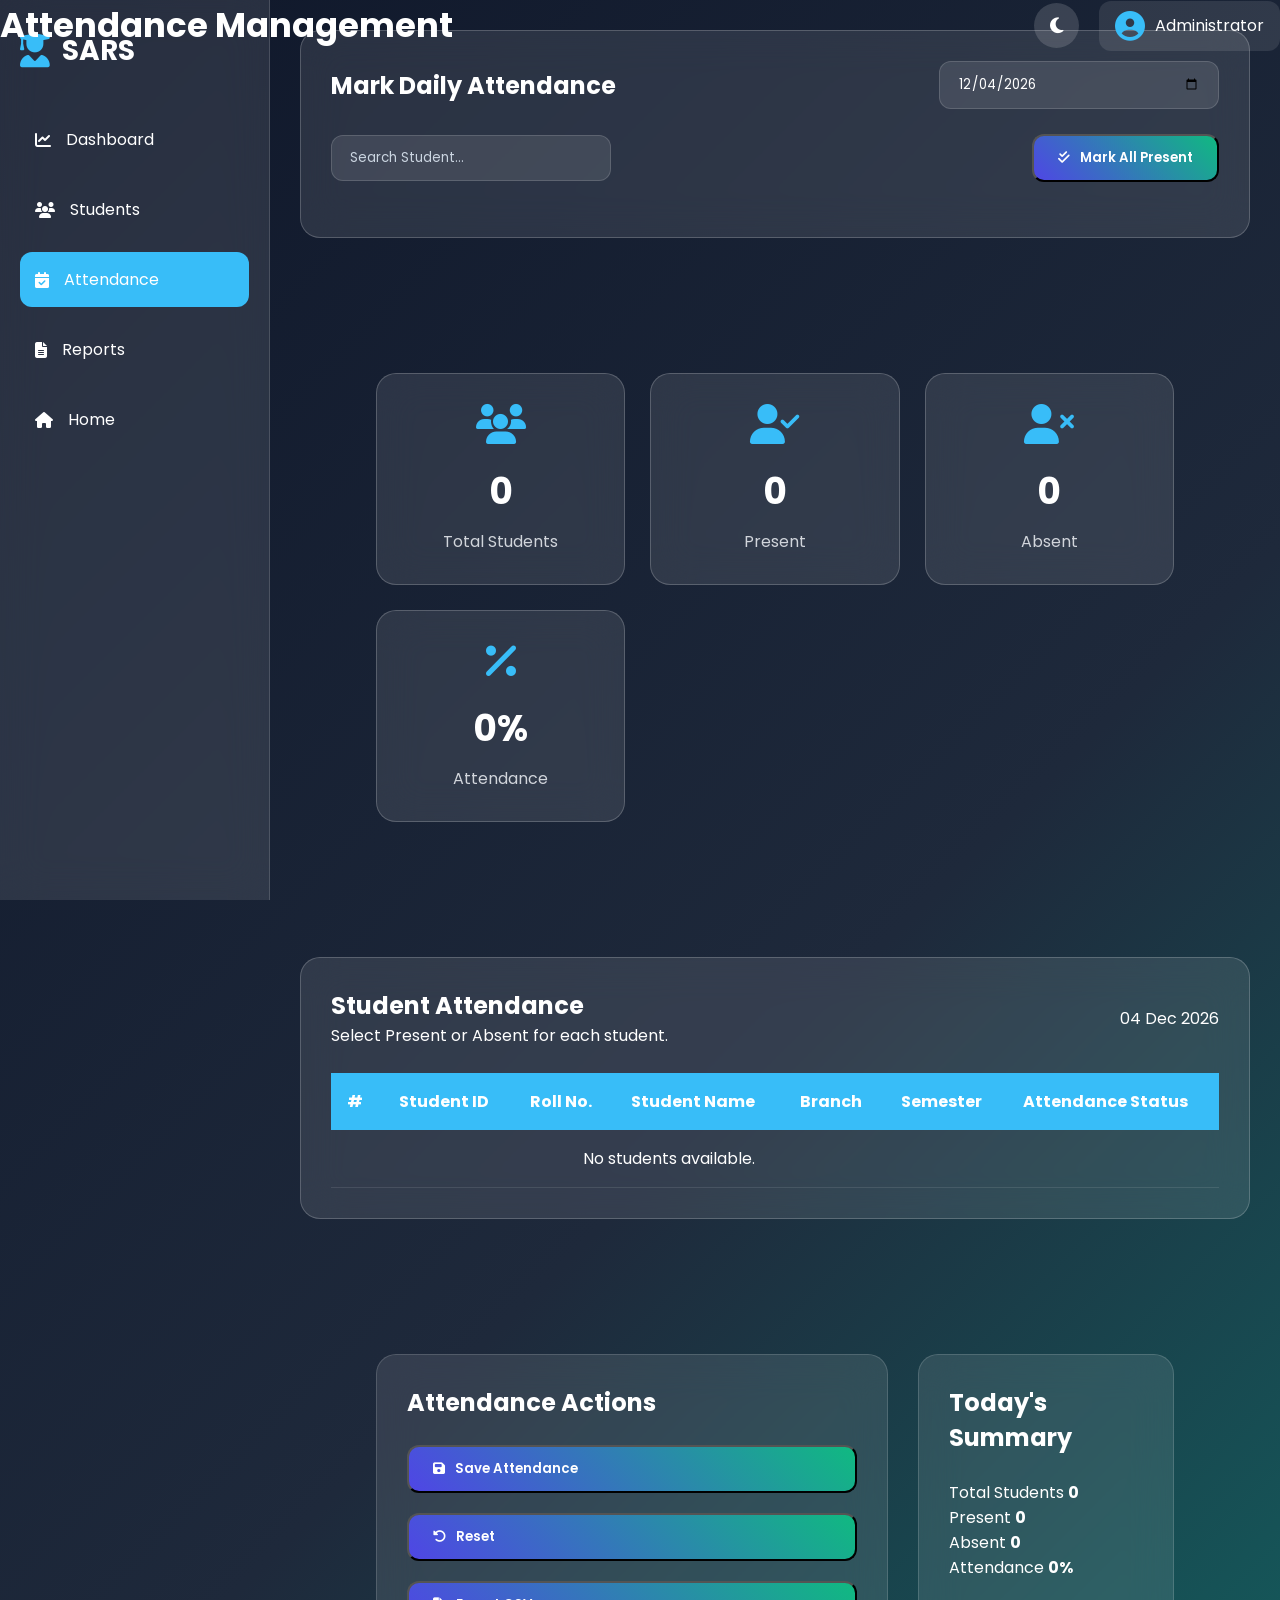
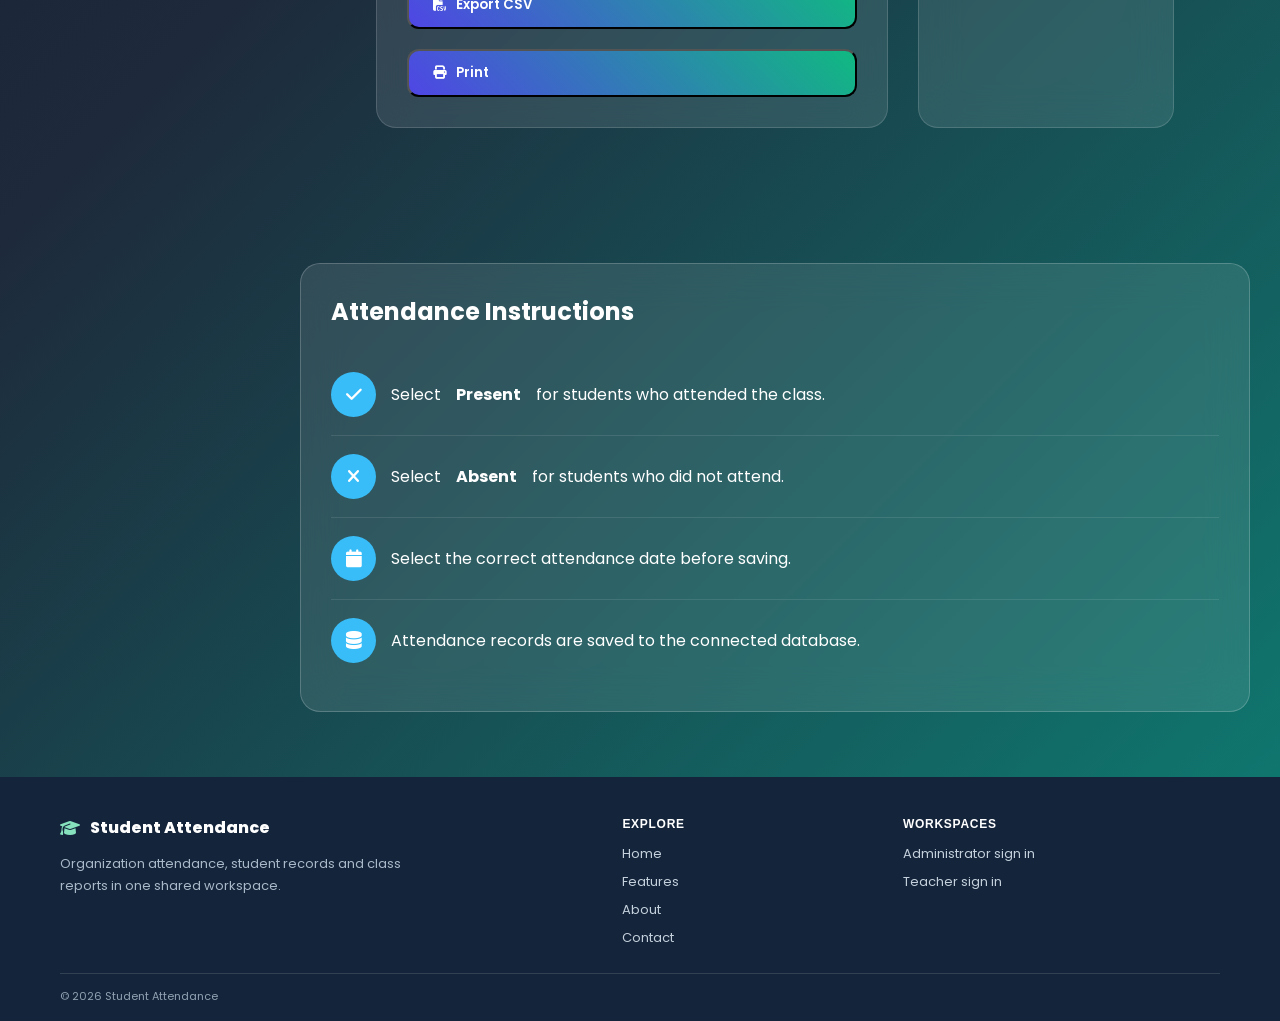
<file: frontend/attendance.html>
<!DOCTYPE html>
<html lang="en">

<head>

    <meta charset="UTF-8">
    <meta name="viewport" content="width=device-width, initial-scale=1.0">

    <title>Attendance | Student Attendance Tracking System</title>


    <link rel="stylesheet" href="style.css">
    <link rel="stylesheet" href="dashboard.css">
    <link rel="stylesheet" href="responsive.css">
    <link rel="stylesheet" href="animation.css">


    <link rel="stylesheet" href="https://cdnjs.cloudflare.com/ajax/libs/font-awesome/6.5.2/css/all.min.css">

<link rel="stylesheet" href="site-shell.css">
</head>

<body>

    <div class="dashboard">

        <!-- ================= Sidebar ================= -->

        <aside class="sidebar">

            <div class="logo">

                <i class="fas fa-user-graduate"></i>

                <h2>SARS</h2>

            </div>

            <ul>

                <li>
                    <a href="dashboard.html">
                        <i class="fas fa-chart-line"></i>
                        Dashboard
                    </a>
                </li>

                <li>
                    <a href="students.html">
                        <i class="fas fa-users"></i>
                        Students
                    </a>
                </li>

                <li class="active">
                    <a href="attendance.html">
                        <i class="fas fa-calendar-check"></i>
                        Attendance
                    </a>
                </li>

                <li>
                    <a href="reports.html">
                        <i class="fas fa-file-alt"></i>
                        Reports
                    </a>
                </li>

                <li>
                    <a href="index.html">
                        <i class="fas fa-home"></i>
                        Home
                    </a>
                </li>

            </ul>

        </aside>

        <!-- ================= Main Content ================= -->

        <main class="main-content">

            <header class="topbar">

                <h1>Attendance Management</h1>

                <div class="top-actions">

                    <button id="themeBtn">

                        <i class="fas fa-moon"></i>

                    </button>

                    <div class="profile">

                        <i class="fas fa-user-circle"></i>

                        <span>Administrator</span>

                    </div>

                </div>

            </header>

            <!-- ================= Attendance Controls ================= -->

            <section class="glass attendance-table">

                <div class="table-header">

                    <h2>Mark Daily Attendance</h2>

                    <input type="date" id="attendanceDate">

                </div>

                <div class="table-header">

                    <input type="text" id="searchAttendance" placeholder="Search Student...">

                    <button class="btn-primary" id="markAllPresent">

                        <i class="fas fa-check-double"></i>

                        Mark All Present

                    </button>

                </div>

            </section>

            <!-- ================= Statistics ================= -->

            <section class="cards">

                <div class="card glass">

                    <i class="fas fa-users"></i>

                    <h2 id="totalStudents">0</h2>

                    <p>Total Students</p>

                </div>

                <div class="card glass">

                    <i class="fas fa-user-check"></i>

                    <h2 id="presentCount">0</h2>

                    <p>Present</p>

                </div>

                <div class="card glass">

                    <i class="fas fa-user-xmark"></i>

                    <h2 id="absentCount">0</h2>

                    <p>Absent</p>

                </div>

                <div class="card glass">

                    <i class="fas fa-percent"></i>

                    <h2 id="attendancePercent">0%</h2>

                    <p>Attendance</p>

                </div>

            </section>


            <!-- ================= ATTENDANCE TABLE ================= -->

            <section class="glass attendance-table">

                <div class="table-header">

                    <div>

                        <h2>Student Attendance</h2>

                        <p class="table-subtitle">
                            Select Present or Absent for each student.
                        </p>

                    </div>

                    <span id="selectedDateLabel">
                        Today
                    </span>

                </div>


                <!-- Attendance Table -->

                <div class="table-responsive">

                    <table>

                        <thead>

                            <tr>

                                <th>#</th>

                                <th>Student ID</th>

                                <th>Roll No.</th>

                                <th>Student Name</th>

                                <th>Branch</th>

                                <th>Semester</th>

                                <th>Attendance Status</th>

                            </tr>

                        </thead>

                        <tbody id="attendanceTable">

                            <!-- Students will be loaded using JavaScript -->

                            <tr>

                                <td colspan="6" style="text-align:center;">

                                    No students available.

                                </td>

                            </tr>

                        </tbody>

                    </table>

                </div>

            </section>


            <!-- ================= ATTENDANCE ACTIONS ================= -->

            <section class="analytics">

                <!-- Save Attendance -->

                <div class="analytics-card glass">

                    <div class="card-title">

                        <h2>
                            Attendance Actions
                        </h2>

                    </div>

                    <div class="quick-actions">

                        <button type="button" class="btn-primary" id="saveAttendance">

                            <i class="fas fa-save"></i>

                            Save Attendance

                        </button>


                        <button type="button" class="btn-primary" id="resetAttendance">

                            <i class="fas fa-rotate-left"></i>

                            Reset

                        </button>

                        <button type="button" class="btn-primary" onclick="exportAttendance()">

                            <i class="fas fa-file-csv"></i>

                            Export CSV

                        </button>


                        <button type="button" class="btn-primary" id="printAttendance" onclick="window.print()">

                            <i class="fas fa-print"></i>

                            Print

                        </button>

                    </div>

                </div>


                <!-- Attendance Summary -->

                <div class="analytics-card glass">

                    <div class="card-title">

                        <h2>
                            Today's Summary
                        </h2>

                    </div>

                    <div class="summary-list">

                        <div class="summary-item">

                            <span>
                                Total Students
                            </span>

                            <strong id="summaryTotal">
                                0
                            </strong>

                        </div>


                        <div class="summary-item">

                            <span>
                                Present
                            </span>

                            <strong id="summaryPresent">
                                0
                            </strong>

                        </div>


                        <div class="summary-item">

                            <span>
                                Absent
                            </span>

                            <strong id="summaryAbsent">
                                0
                            </strong>

                        </div>


                        <div class="summary-item">

                            <span>
                                Attendance
                            </span>

                            <strong id="summaryPercentage">
                                0%
                            </strong>

                        </div>

                    </div>

                </div>

            </section>


            <!-- ================= STATUS INFORMATION ================= -->

            <section class="glass recent-activity">

                <div class="card-title">

                    <h2>
                        Attendance Instructions
                    </h2>

                </div>

                <ul class="activity-list">

                    <li>

                        <i class="fas fa-check"></i>

                        Select <strong>Present</strong> for students who
                        attended the class.

                    </li>


                    <li>

                        <i class="fas fa-xmark"></i>

                        Select <strong>Absent</strong> for students who
                        did not attend.

                    </li>


                    <li>

                        <i class="fas fa-calendar"></i>

                        Select the correct attendance date before saving.

                    </li>


                    <li>

                        <i class="fas fa-database"></i>

                        Attendance records are saved to the connected database.

                    </li>

                </ul>

            </section>


            <!-- ===== ATTENDANCE PART 2 ENDS HERE ===== -->
            <!-- ================= FOOTER ================= -->

            <footer class="dashboard-footer">

                <p>
                    &copy; 2026 Student Attendance Reporting System
                </p>

                <p>
                    Developed using HTML, CSS & JavaScript
                </p>

            </footer>


        </main>

    </div>


    <!-- ================= JAVASCRIPT ================= -->

    <script src="api.js"></script>
    <script src="attendance.js"></script>
    <script src="app.js"></script>


    <script>

        /* ==========================================
           DARK / LIGHT MODE
        ========================================== */

        const themeBtn = document.getElementById("themeBtn");


        /* Load Saved Theme */

        if (localStorage.getItem("theme") === "dark") {

            document.body.classList.add("dark");

            if (themeBtn) {

                themeBtn.innerHTML =
                    '<i class="fas fa-sun"></i>';

            }

        }


        /* Change Theme */

        if (themeBtn) {

            themeBtn.addEventListener("click", function () {

                document.body.classList.toggle("dark");

                if (document.body.classList.contains("dark")) {

                    localStorage.setItem("theme", "dark");

                    themeBtn.innerHTML =
                        '<i class="fas fa-sun"></i>';

                } else {

                    localStorage.setItem("theme", "light");

                    themeBtn.innerHTML =
                        '<i class="fas fa-moon"></i>';

                }

            });

        }


        /* ==========================================
           DEFAULT ATTENDANCE DATE
        ========================================== */

        const attendanceDate =
            document.getElementById("attendanceDate");


        if (attendanceDate) {

            const today = localISODate();

            attendanceDate.value = today;

        }


        /* ==========================================
           DISPLAY SELECTED DATE
        ========================================== */

        if (attendanceDate) {

            attendanceDate.addEventListener("change", function () {

                const dateLabel =
                    document.getElementById("selectedDateLabel");

                if (!dateLabel) return;

                const date =
                    new Date(this.value + "T00:00:00");

                dateLabel.textContent =
                    date.toLocaleDateString("en-IN", {
                        day: "2-digit",
                        month: "short",
                        year: "numeric"
                    });

            });

        }


        /* ==========================================
           MARK ALL PRESENT
        ========================================== */

        const markAllPresent =
            document.getElementById("markAllPresent");


        if (markAllPresent) {

            markAllPresent.addEventListener("click", function () {

                const presentButtons =
                    document.querySelectorAll(
                        'input[value="Present"]'
                    );

                presentButtons.forEach(function (button) {

                    button.checked = true;

                });

                if (typeof updateAttendanceSummary === "function") {

                    updateAttendanceSummary();

                }

            });

        }


        /* ==========================================
           RESET ATTENDANCE
        ========================================== */

        const resetAttendance =
            document.getElementById("resetAttendance");


        if (resetAttendance) {

            resetAttendance.addEventListener("click", function () {

                const radios =
                    document.querySelectorAll(
                        'input[name^="status-"]'
                    );

                radios.forEach(function (radio) {

                    radio.checked = false;

                });

                if (typeof updateAttendanceSummary === "function") {

                    updateAttendanceSummary();

                }

            });

        }


        /* ==========================================
           SEARCH ATTENDANCE
        ========================================== */

        const searchAttendance =
            document.getElementById("searchAttendance");


        if (searchAttendance) {

            searchAttendance.addEventListener("input", function () {

                const keyword =
                    this.value.toLowerCase().trim();

                const rows =
                    document.querySelectorAll(
                        "#attendanceTable tr"
                    );

                rows.forEach(function (row) {

                    const text =
                        row.innerText.toLowerCase();

                    row.style.display =
                        text.includes(keyword)
                            ? ""
                            : "none";

                });

            });

        }

    </script>


<script src="site-shell.js"></script>
</body>

</html>
</file>
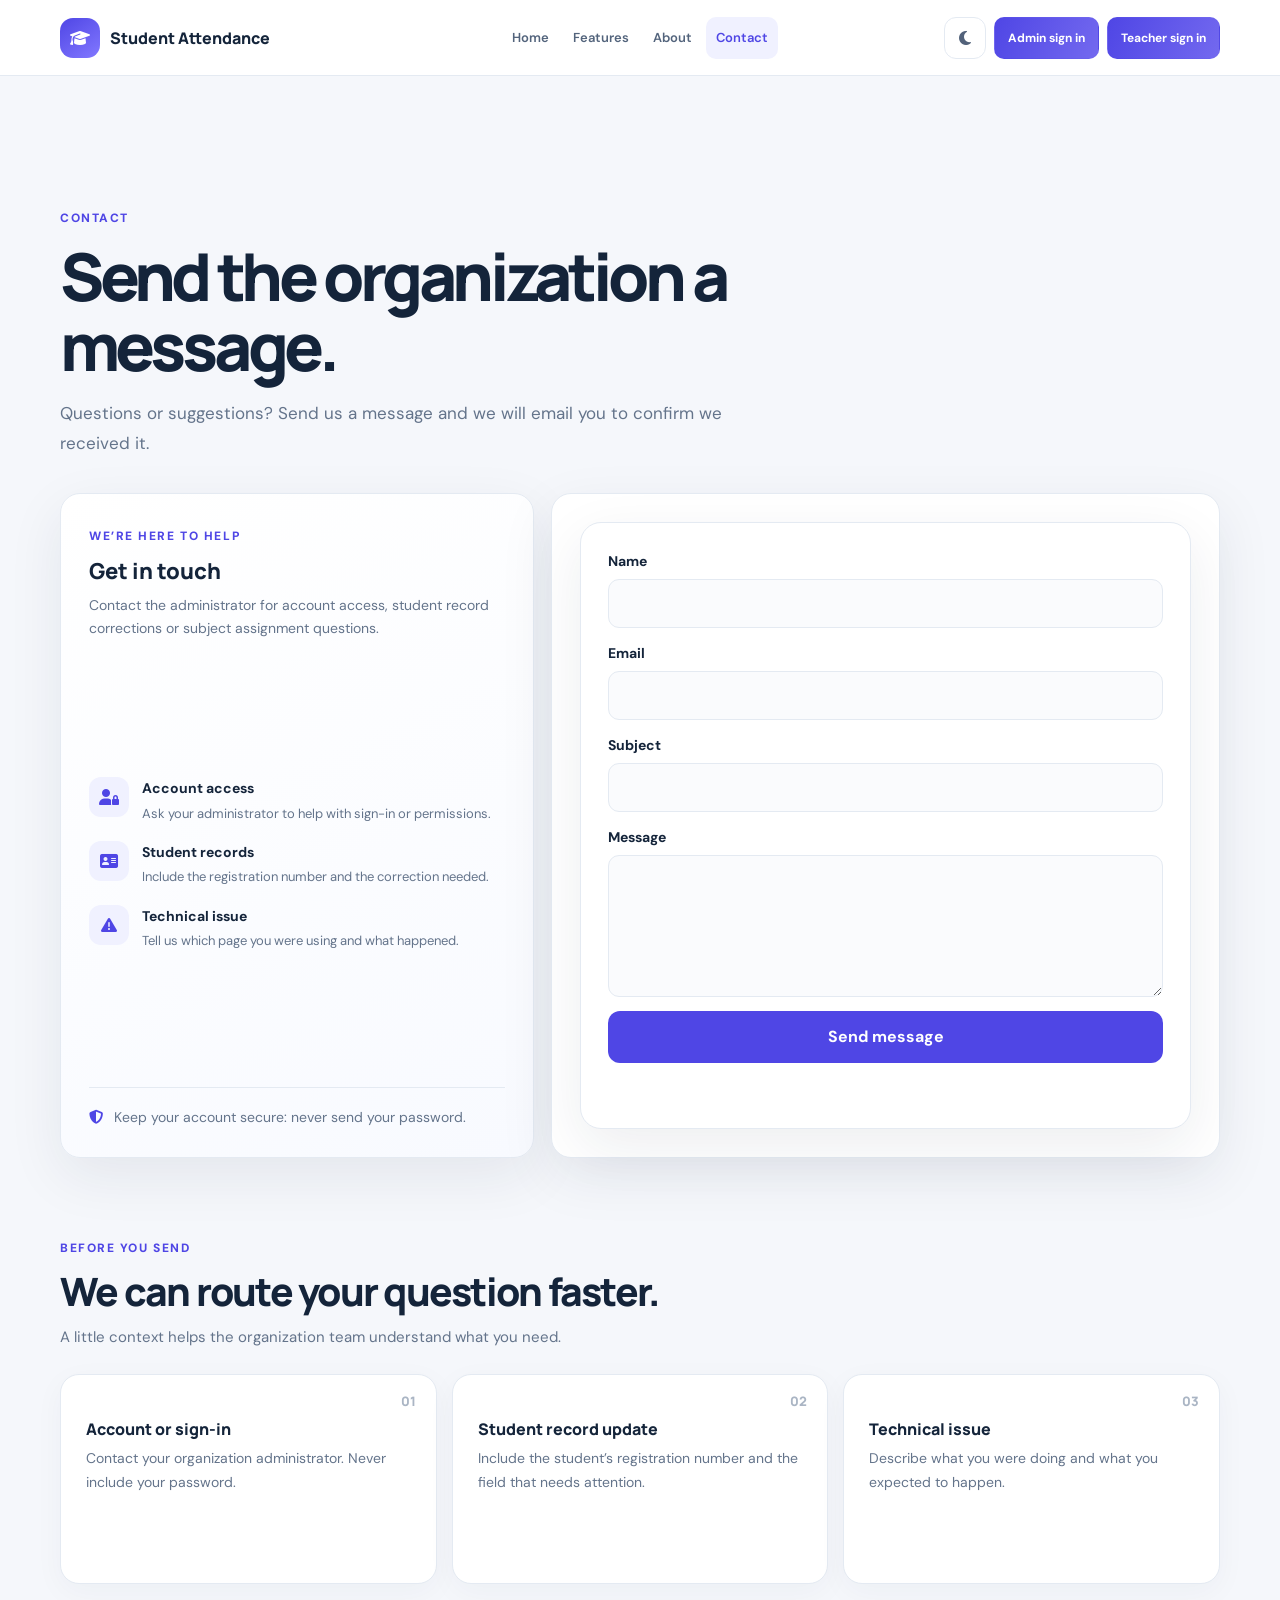
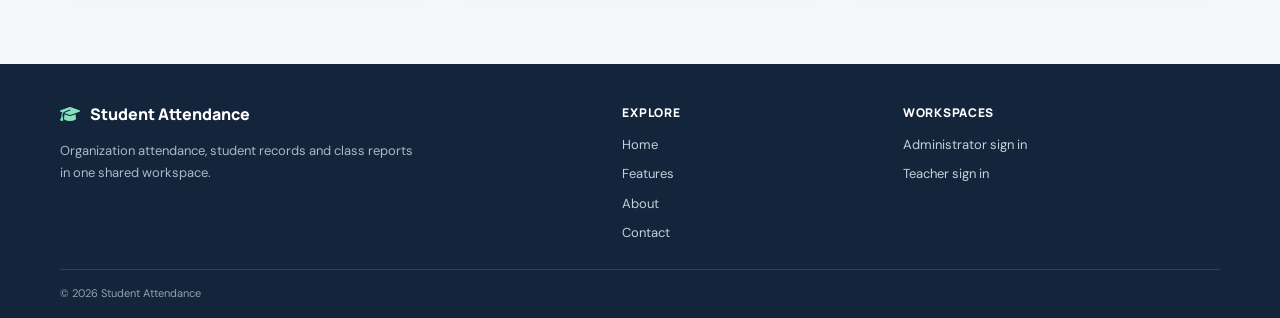
<file: frontend/contact.html>
<!doctype html><html lang="en"><head><meta charset="utf-8"><meta name="viewport" content="width=device-width,initial-scale=1"><title>Contact | Student Attendance</title><link rel="stylesheet" href="site-pages.css"><link rel="stylesheet" href="site-refresh.css"><link rel="stylesheet" href="https://cdnjs.cloudflare.com/ajax/libs/font-awesome/6.5.2/css/all.min.css"><link href="https://fonts.googleapis.com/css2?family=DM+Sans:wght@400;600;700;800&display=swap" rel="stylesheet"><link rel="stylesheet" href="site-shell.css">
</head><body><header class="site-nav"><a class="site-brand" href="index.html"><i class="fa-solid fa-graduation-cap"></i><span data-site-name>Student Attendance</span></a><nav class="site-links"><a href="index.html">Home</a><a href="features.html">Features</a><a href="about.html">About</a><a href="contact.html" aria-current="page">Contact</a><a class="site-login" href="teacher-login.html">Teacher sign in</a></nav></header><main class="site-wrap"><span class="eyebrow">Contact</span><h1>Send the organization a message.</h1><p class="lead">Questions or suggestions? Send us a message and we will email you to confirm we received it.</p><div class="contact-layout"><aside class="contact-card contact-guidance"><div><span class="eyebrow">We’re here to help</span><h2>Get in touch</h2><p>Contact the administrator for account access, student record corrections or subject assignment questions.</p></div><div class="guidance-list"><div><i class="fa-solid fa-user-lock"></i><span><strong>Account access</strong><small>Ask your administrator to help with sign-in or permissions.</small></span></div><div><i class="fa-solid fa-address-card"></i><span><strong>Student records</strong><small>Include the registration number and the correction needed.</small></span></div><div><i class="fa-solid fa-triangle-exclamation"></i><span><strong>Technical issue</strong><small>Tell us which page you were using and what happened.</small></span></div></div><p class="guidance-note"><i class="fa-solid fa-shield-halved"></i> Keep your account secure: never send your password.</p></aside><section class="contact-card"><form id="contactForm" class="contact-form"><label>Name<input name="name" maxlength="150" required></label><label>Email<input name="email" type="email" maxlength="254" required></label><label>Subject<input name="subject" maxlength="200" required></label><label>Message<textarea name="message" rows="5" required></textarea></label><button type="submit">Send message</button><div id="contactStatus" class="status" role="status"></div></form></section></div><section class="help-section"><div class="detail-heading"><span class="eyebrow">Before you send</span><h2>We can route your question faster.</h2><p>A little context helps the organization team understand what you need.</p></div><div class="help-grid"><article class="help-card"><span>01</span><h3>Account or sign-in</h3><p>Contact your organization administrator. Never include your password.</p></article><article class="help-card"><span>02</span><h3>Student record update</h3><p>Include the student’s registration number and the field that needs attention.</p></article><article class="help-card"><span>03</span><h3>Technical issue</h3><p>Describe what you were doing and what you expected to happen.</p></article></div></section></main><footer class="site-footer">Student Attendance · <a href="index.html">Home</a></footer><script src="api.js"></script><script src="site-theme.js"></script><script>document.getElementById('contactForm').addEventListener('submit',async e=>{e.preventDefault();const f=e.currentTarget,s=document.getElementById('contactStatus');s.textContent='Sending…';try{const data=Object.fromEntries(new FormData(f));const result=await PortalAPI.request('/api/contact',{method:'POST',body:JSON.stringify(data)});s.textContent=result.message;f.reset()}catch(error){s.textContent=error.message}})</script><script src="site-shell.js"></script>
</body></html>
</file>
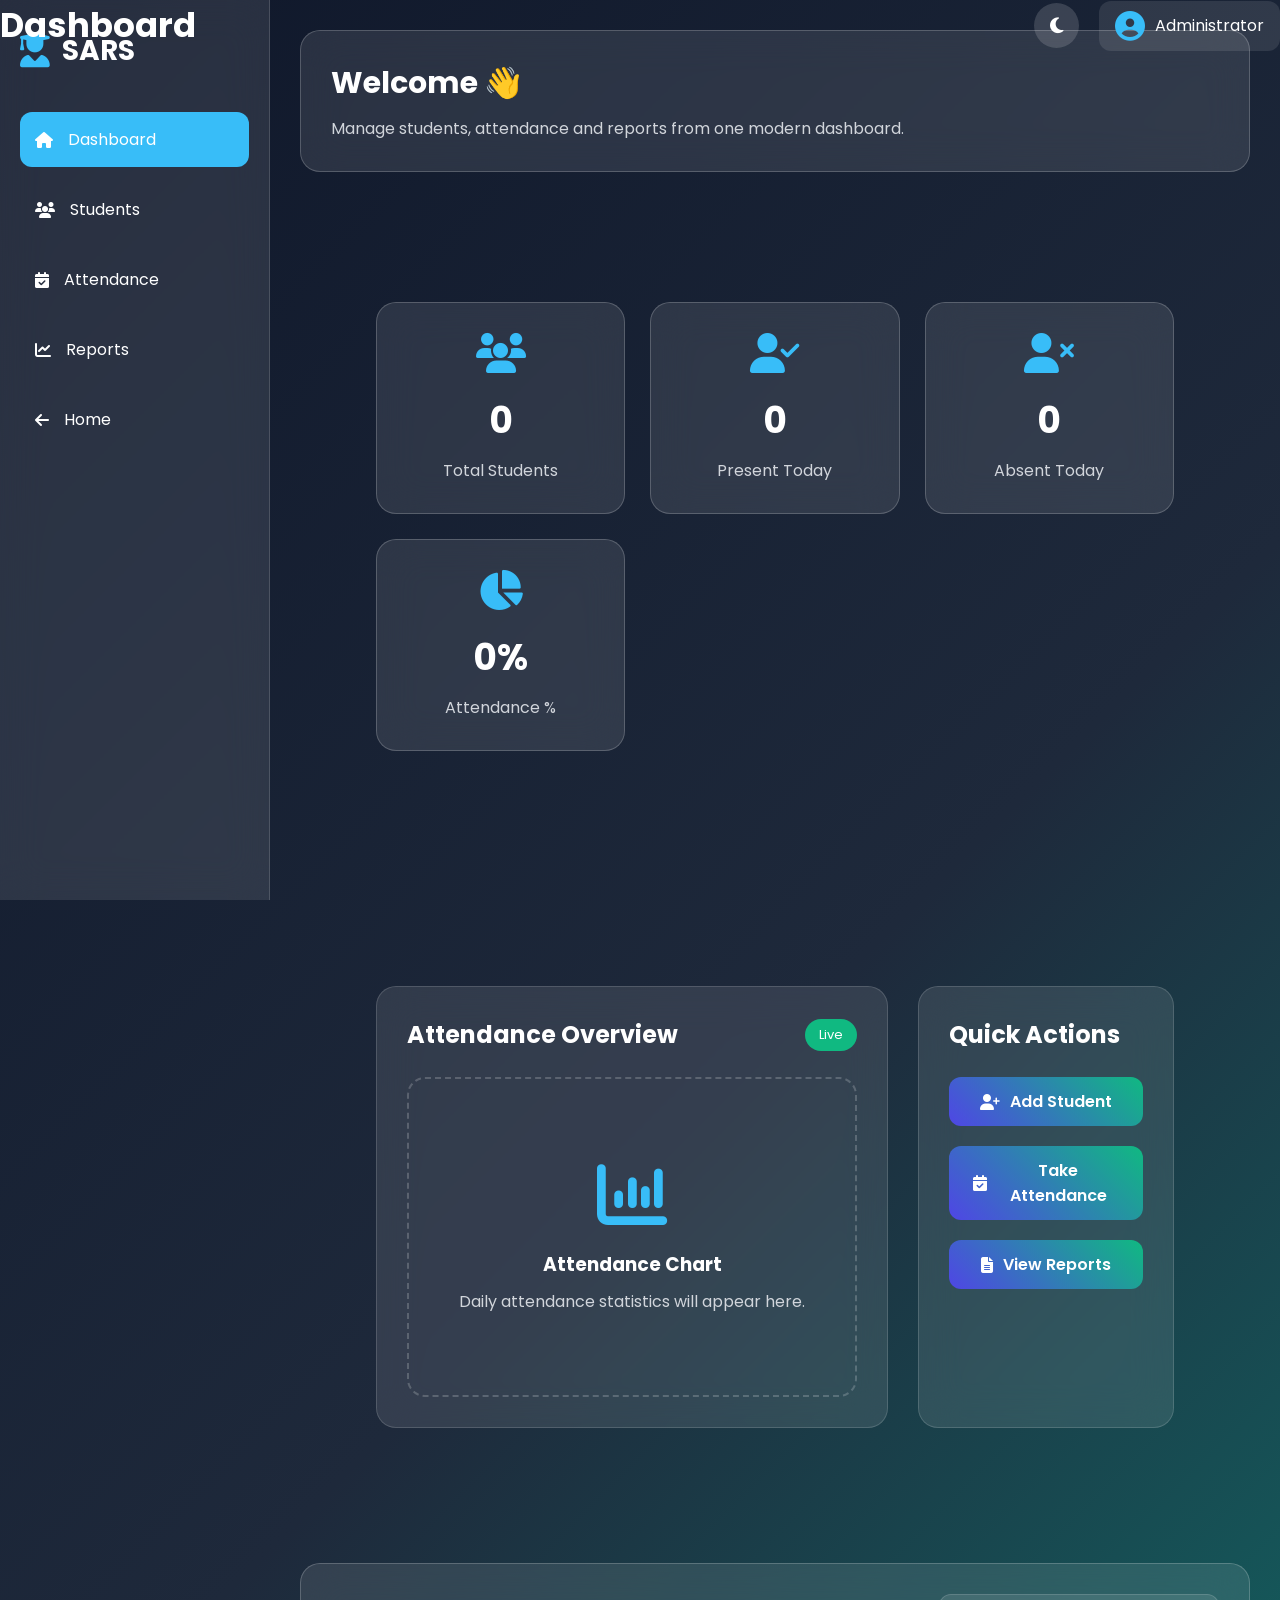
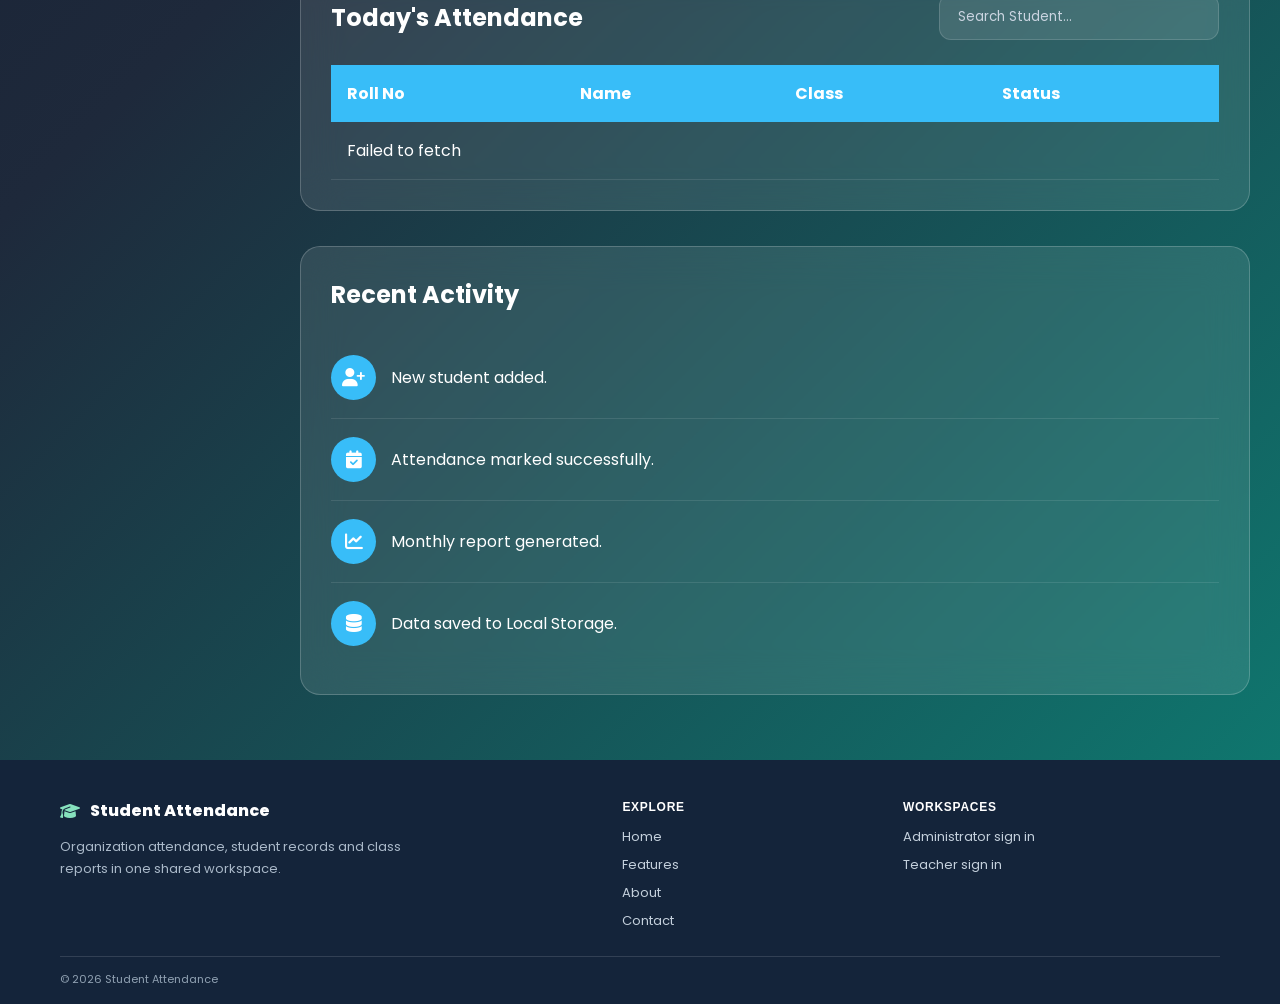
<file: frontend/dashboard.html>
<!DOCTYPE html>
<html lang="en">

<head>
    <meta charset="UTF-8">
    <meta name="viewport" content="width=device-width, initial-scale=1.0">
    <title>Dashboard | Student Attendance System</title>

    <!-- CSS -->
<link rel="stylesheet" href="style.css">
<link rel="stylesheet" href="dashboard.css">
<link rel="stylesheet" href="responsive.css">
<link rel="stylesheet" href="animation.css">

    <!-- Font Awesome -->
    <link rel="stylesheet"
        href="https://cdnjs.cloudflare.com/ajax/libs/font-awesome/6.5.2/css/all.min.css">
<link rel="stylesheet" href="site-shell.css">
</head>

<body>

<div class="dashboard">

    <!-- ================= Sidebar ================= -->

    <aside class="sidebar">

        <div class="logo">

            <i class="fas fa-user-graduate"></i>

            <h2>SARS</h2>

        </div>

        <ul>

            <li class="active">
                <a href="dashboard.html">
                    <i class="fas fa-home"></i>
                    Dashboard
                </a>
            </li>

            <li>
                <a href="students.html">
                    <i class="fas fa-users"></i>
                    Students
                </a>
            </li>

            <li>
                <a href="attendance.html">
                    <i class="fas fa-calendar-check"></i>
                    Attendance
                </a>
            </li>

            <li>
                <a href="reports.html">
                    <i class="fas fa-chart-line"></i>
                    Reports
                </a>
            </li>

            <li>
                <a href="index.html">
                    <i class="fas fa-arrow-left"></i>
                    Home
                </a>
            </li>

        </ul>

    </aside>

    <!-- ================= Main Content ================= -->

    <main class="main-content">

        <!-- Top Bar -->

        <header class="topbar">

            <h1>

                Dashboard

            </h1>

            <div class="top-actions">

                <button id="themeBtn">

                    <i class="fas fa-moon"></i>

                </button>

                <div class="profile">

                    <i class="fas fa-user-circle"></i>

                    <span>Administrator</span>

                </div>

            </div>

        </header>

        <!-- Welcome -->

        <section class="welcome glass">

            <h2>

                Welcome 👋

            </h2>

            <p>

                Manage students, attendance and reports
                from one modern dashboard.

            </p>

        </section>

        <!-- Dashboard Cards -->

        <section class="cards">

            <div class="card glass">

                <i class="fas fa-users"></i>

                <h2 id="totalStudents">

                    0

                </h2>

                <p>Total Students</p>

            </div>

            <div class="card glass">

                <i class="fas fa-user-check"></i>

                <h2 id="presentStudents">

                    0

                </h2>

                <p>Present Today</p>

            </div>

            <div class="card glass">

                <i class="fas fa-user-xmark"></i>

                <h2 id="absentStudents">

                    0

                </h2>

                <p>Absent Today</p>

            </div>

            <div class="card glass">

                <i class="fas fa-chart-pie"></i>

                <h2 id="attendancePercent">

                    0%

                </h2>

                <p>Attendance %</p>

            </div>

        </section>

<!-- ===== Dashboard Part 1 Ends Here ===== -->
         <!-- ================= Analytics Section ================= -->

        <section class="analytics">

            <!-- Attendance Overview -->

            <div class="analytics-card glass">

                <div class="card-title">

                    <h2>

                        Attendance Overview

                    </h2>

                    <span class="badge-success">

                        Live

                    </span>

                </div>

                <div class="chart-placeholder">

                    <i class="fas fa-chart-column"></i>

                    <h3>Attendance Chart</h3>

                    <p>

                        Daily attendance statistics
                        will appear here.

                    </p>

                </div>

            </div>

            <!-- Quick Actions -->

            <div class="analytics-card glass">

                <div class="card-title">

                    <h2>

                        Quick Actions

                    </h2>

                </div>

                <div class="quick-actions">

                    <a href="students.html" class="btn-primary">

                        <i class="fas fa-user-plus"></i>

                        Add Student

                    </a>

                    <a href="attendance.html" class="btn-primary">

                        <i class="fas fa-calendar-check"></i>

                        Take Attendance

                    </a>

                    <a href="reports.html" class="btn-primary">

                        <i class="fas fa-file-lines"></i>

                        View Reports

                    </a>

                </div>

            </div>

        </section>

        <!-- ================= Today's Attendance ================= -->

        <section class="glass attendance-table">

            <div class="table-header">

                <h2>

                    Today's Attendance

                </h2>

                <input
                    type="text"
                    id="searchStudent"
                    placeholder="Search Student...">

            </div>

            <table>

                <thead>

                    <tr>

                        <th>Roll No</th>

                        <th>Name</th>

                        <th>Class</th>

                        <th>Status</th>

                    </tr>

                </thead>

                <tbody id="attendanceTable">

                    <tr>

                        <td colspan="4">

                            No attendance records found.

                        </td>

                    </tr>

                </tbody>

            </table>

        </section>

        <!-- ================= Recent Activity ================= -->

        <section class="glass recent-activity">

            <div class="card-title">

                <h2>

                    Recent Activity

                </h2>

            </div>

            <ul class="activity-list">

                <li>

                    <i class="fas fa-user-plus"></i>

                    New student added.

                </li>

                <li>

                    <i class="fas fa-calendar-check"></i>

                    Attendance marked successfully.

                </li>

                <li>

                    <i class="fas fa-chart-line"></i>

                    Monthly report generated.

                </li>

                <li>

                    <i class="fas fa-database"></i>

                    Data saved to Local Storage.

                </li>

            </ul>

        </section>

<!-- ===== Dashboard Part 2 Ends Here ===== -->
         <!-- ================= Footer ================= -->

        <footer class="dashboard-footer">

            <p>

                © 2026 Student Attendance Reporting System

            </p>

            <p>

                Developed using HTML, CSS & JavaScript

            </p>

        </footer>

    </main>

</div>

<!-- ================= JavaScript ================= -->

<script src="api.js"></script>
<script src="dashboard.js"></script>
<script src="app.js"></script>

<script>

/* ==========================
   Dark Mode
========================== */

const themeBtn = document.getElementById("themeBtn");

themeBtn.addEventListener("click", () => {

    document.body.classList.toggle("dark");

    if(document.body.classList.contains("dark")){

        themeBtn.innerHTML =
        '<i class="fas fa-sun"></i>';

        localStorage.setItem("theme","dark");

    }else{

        themeBtn.innerHTML =
        '<i class="fas fa-moon"></i>';

        localStorage.setItem("theme","light");

    }

});

/* ==========================
   Load Theme
========================== */

window.addEventListener("load",()=>{

    const savedTheme = localStorage.getItem("theme");

    if(savedTheme==="dark"){

        document.body.classList.add("dark");

        themeBtn.innerHTML =
        '<i class="fas fa-sun"></i>';

    }

});

/* ==========================
   Search Student
========================== */

const searchInput = document.getElementById("searchStudent");

searchInput.addEventListener("keyup",function(){

    const value = this.value.toLowerCase();

    const rows =
    document.querySelectorAll("#attendanceTable tr");

    rows.forEach(row=>{

        row.style.display =
        row.innerText.toLowerCase().includes(value)
        ? ""
        : "none";

    });

});

</script>

<script src="site-shell.js"></script>
</body>

</html>
</file>
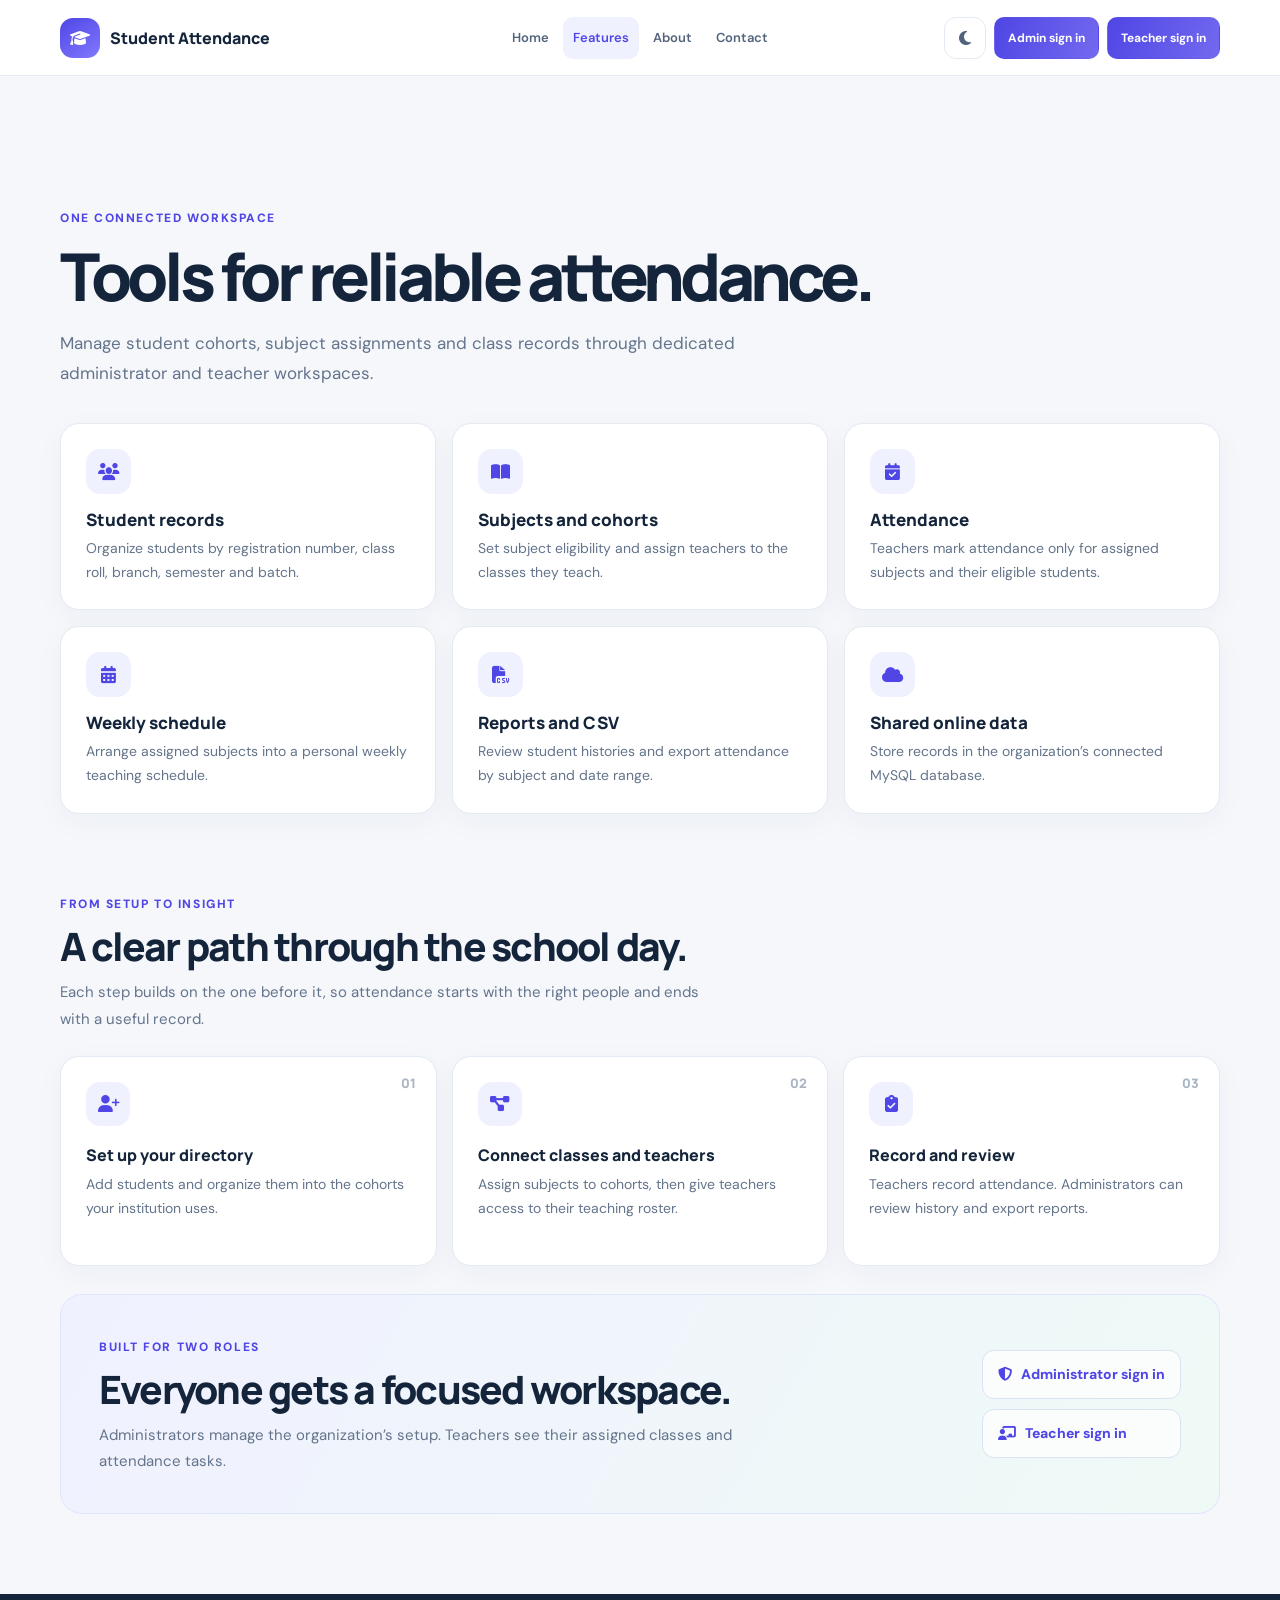
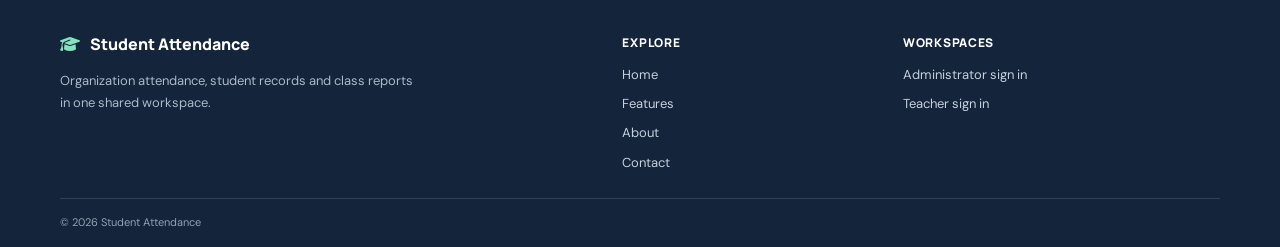
<file: frontend/features.html>
<!doctype html><html lang="en"><head><meta charset="utf-8"><meta name="viewport" content="width=device-width,initial-scale=1"><title>Features | Student Attendance</title><link rel="stylesheet" href="site-pages.css"><link rel="stylesheet" href="site-refresh.css"><link rel="stylesheet" href="https://cdnjs.cloudflare.com/ajax/libs/font-awesome/6.5.2/css/all.min.css"><link href="https://fonts.googleapis.com/css2?family=DM+Sans:wght@400;600;700;800&display=swap" rel="stylesheet"><link rel="stylesheet" href="site-shell.css">
</head><body><header class="site-nav"><a class="site-brand" href="index.html"><i class="fa-solid fa-graduation-cap"></i><span data-site-name>Student Attendance</span></a><nav class="site-links"><a href="index.html">Home</a><a href="features.html" aria-current="page">Features</a><a href="about.html">About</a><a href="contact.html">Contact</a><a class="site-login" href="teacher-login.html">Teacher sign in</a></nav></header><main class="site-wrap"><span class="eyebrow">One connected workspace</span><h1>Tools for reliable attendance.</h1><p class="lead">Manage student cohorts, subject assignments and class records through dedicated administrator and teacher workspaces.</p><div class="site-grid"><article class="site-card"><i class="fa-solid fa-users"></i><h2>Student records</h2><p>Organize students by registration number, class roll, branch, semester and batch.</p></article><article class="site-card"><i class="fa-solid fa-book-open"></i><h2>Subjects and cohorts</h2><p>Set subject eligibility and assign teachers to the classes they teach.</p></article><article class="site-card"><i class="fa-solid fa-calendar-check"></i><h2>Attendance</h2><p>Teachers mark attendance only for assigned subjects and their eligible students.</p></article><article class="site-card"><i class="fa-solid fa-calendar-days"></i><h2>Weekly schedule</h2><p>Arrange assigned subjects into a personal weekly teaching schedule.</p></article><article class="site-card"><i class="fa-solid fa-file-csv"></i><h2>Reports and CSV</h2><p>Review student histories and export attendance by subject and date range.</p></article><article class="site-card"><i class="fa-solid fa-cloud"></i><h2>Shared online data</h2><p>Store records in the organization’s connected MySQL database.</p></article></div><section class="detail-section"><div class="detail-heading"><span class="eyebrow">From setup to insight</span><h2>A clear path through the school day.</h2><p>Each step builds on the one before it, so attendance starts with the right people and ends with a useful record.</p></div><div class="step-grid"><article class="step-card"><span>01</span><i class="fa-solid fa-user-plus"></i><h3>Set up your directory</h3><p>Add students and organize them into the cohorts your institution uses.</p></article><article class="step-card"><span>02</span><i class="fa-solid fa-diagram-project"></i><h3>Connect classes and teachers</h3><p>Assign subjects to cohorts, then give teachers access to their teaching roster.</p></article><article class="step-card"><span>03</span><i class="fa-solid fa-clipboard-check"></i><h3>Record and review</h3><p>Teachers record attendance. Administrators can review history and export reports.</p></article></div></section><section class="detail-callout"><div><span class="eyebrow">Built for two roles</span><h2>Everyone gets a focused workspace.</h2><p>Administrators manage the organization’s setup. Teachers see their assigned classes and attendance tasks.</p></div><div class="callout-links"><a href="admin-login.html"><i class="fa-solid fa-shield-halved"></i> Administrator sign in</a><a href="teacher-login.html"><i class="fa-solid fa-chalkboard-user"></i> Teacher sign in</a></div></section></main><footer class="site-footer">Student Attendance · <a href="admin-login.html">Administrator sign in</a></footer><script src="api.js"></script><script src="site-theme.js"></script><script src="site-shell.js"></script>
</body></html>
</file>
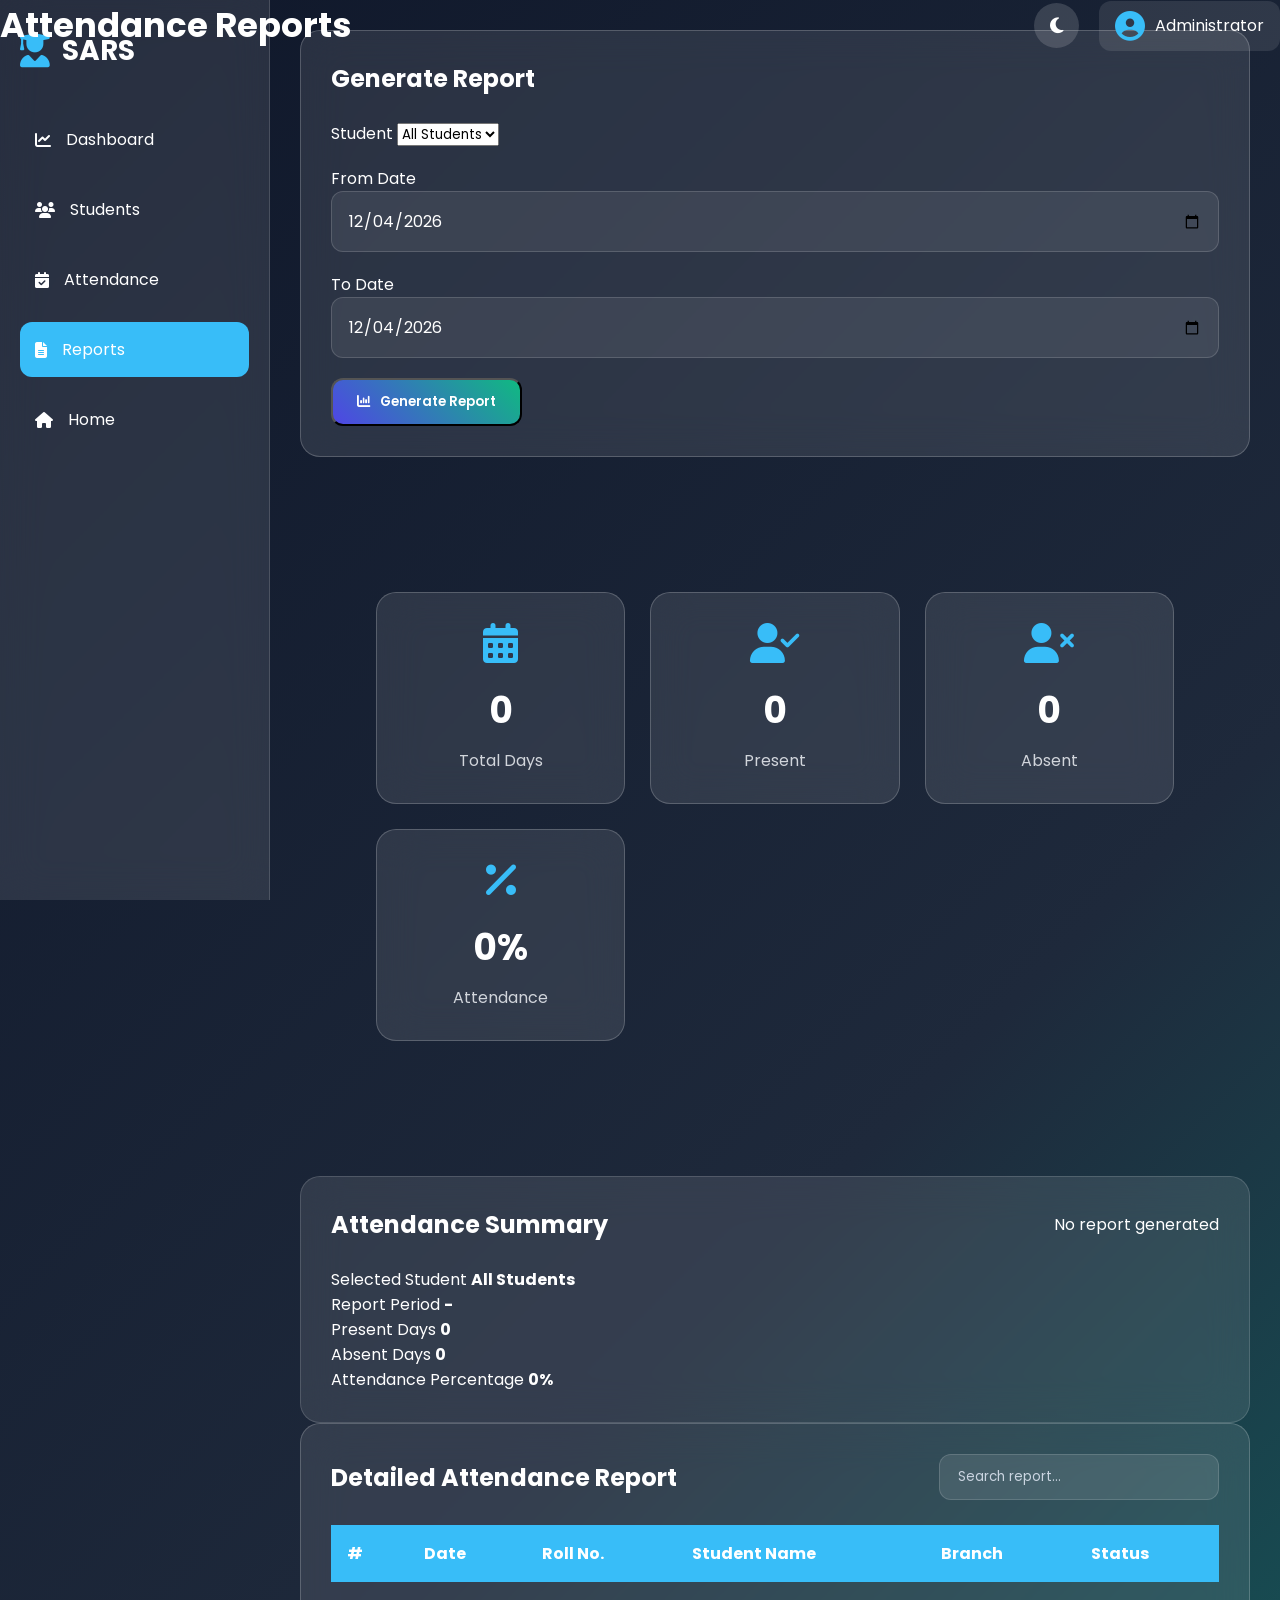
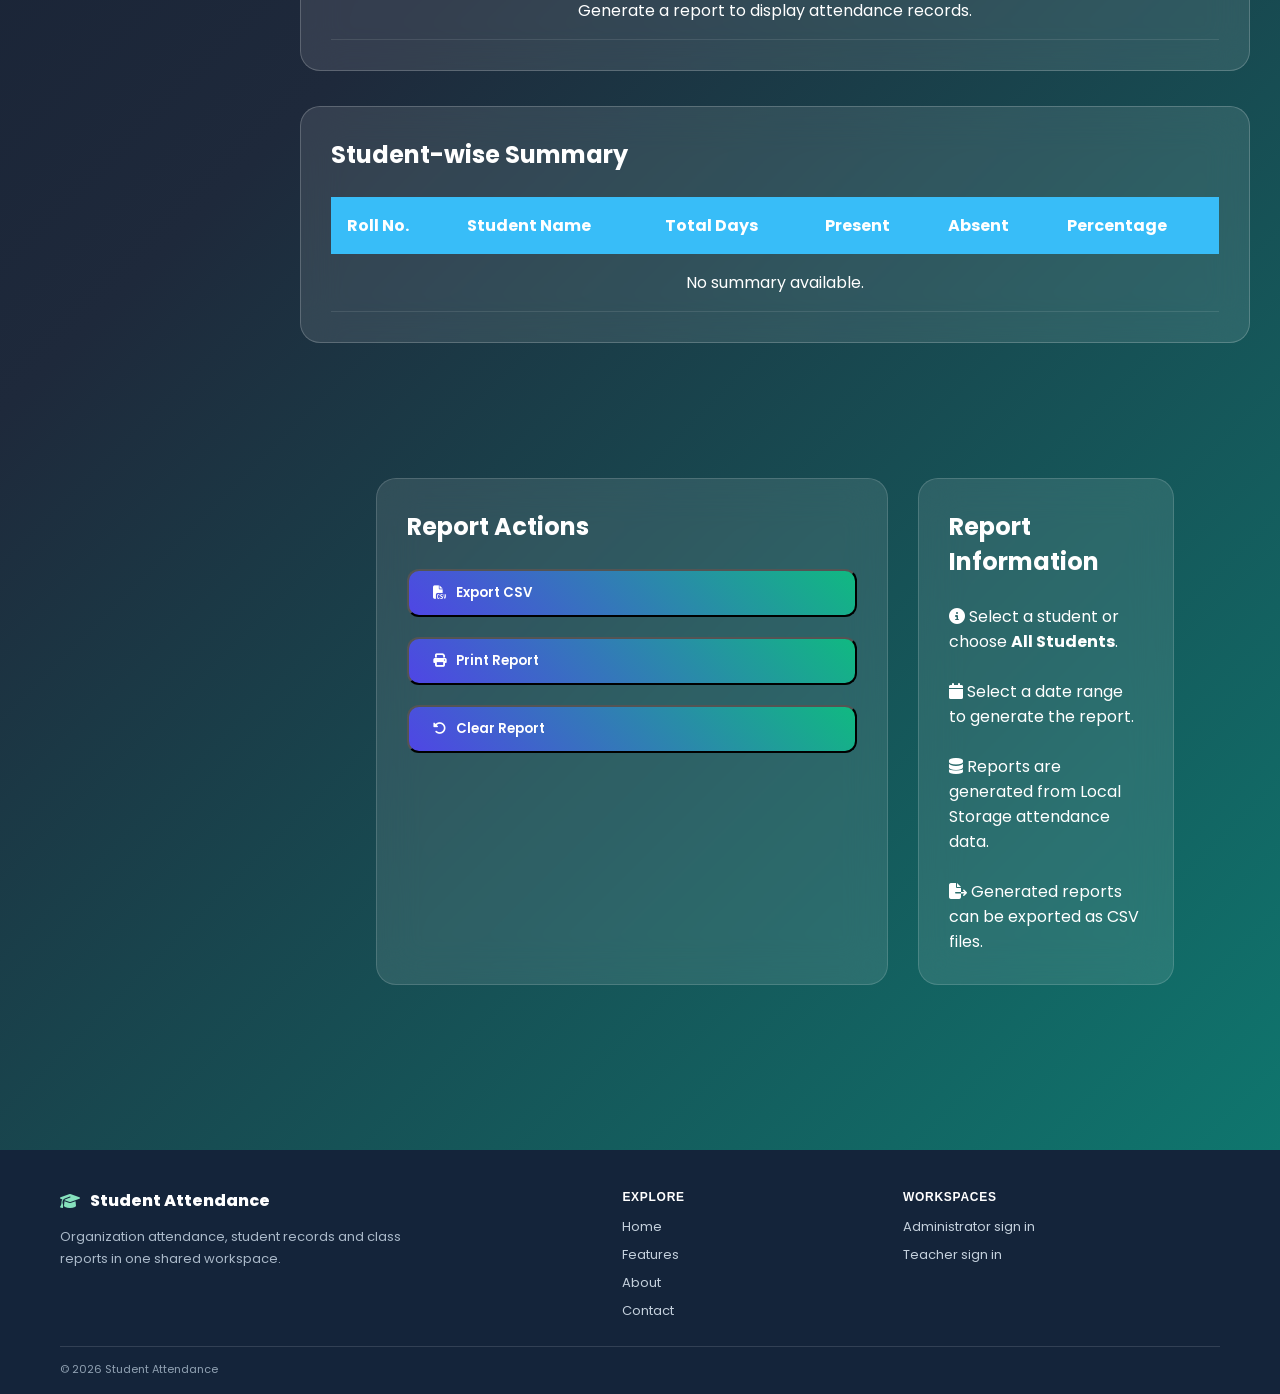
<file: frontend/reports.html>
<!DOCTYPE html>
<html lang="en">

<head>

    <meta charset="UTF-8">

    <meta name="viewport"
          content="width=device-width, initial-scale=1.0">

    <title>
        Reports | Student Attendance Reporting System
    </title>

    <!-- Main CSS -->

    <link rel="stylesheet" href="style.css">
<link rel="stylesheet" href="dashboard.css">
<link rel="stylesheet" href="responsive.css">
<link rel="stylesheet" href="animation.css">

    <!-- Font Awesome -->

    <link rel="stylesheet"
          href="https://cdnjs.cloudflare.com/ajax/libs/font-awesome/6.5.2/css/all.min.css">

<link rel="stylesheet" href="site-shell.css">
</head>


<body>


<div class="dashboard">


    <!-- ======================================
         SIDEBAR
    ======================================= -->

    <aside class="sidebar">


        <div class="logo">

            <i class="fas fa-user-graduate"></i>

            <h2>SARS</h2>

        </div>


        <ul>


            <li>

                <a href="dashboard.html">

                    <i class="fas fa-chart-line"></i>

                    Dashboard

                </a>

            </li>


            <li>

                <a href="students.html">

                    <i class="fas fa-users"></i>

                    Students

                </a>

            </li>


            <li>

                <a href="attendance.html">

                    <i class="fas fa-calendar-check"></i>

                    Attendance

                </a>

            </li>


            <li class="active">

                <a href="reports.html">

                    <i class="fas fa-file-alt"></i>

                    Reports

                </a>

            </li>


            <li>

                <a href="index.html">

                    <i class="fas fa-home"></i>

                    Home

                </a>

            </li>


        </ul>


    </aside>


  <!--Main content -->

    <main class="main-content">


         <!--Top Bar -->

        <header class="topbar">


            <h1>

                Attendance Reports

            </h1>


            <div class="top-actions">


                <button id="themeBtn">

                    <i class="fas fa-moon"></i>

                </button>


                <div class="profile">

                    <i class="fas fa-user-circle"></i>

                    <span>

                        Administrator

                    </span>

                </div>


            </div>


        </header>


        <!--Report Filter -->

        <section class="glass attendance-table">


            <div class="card-title">

                <h2>

                    Generate Report

                </h2>

            </div>


            <div class="report-filters">


                <!-- Student -->

                <div class="input-box">

                    <label for="reportStudent">

                        Student

                    </label>


                    <select id="reportStudent">

                        <option value="all">

                            All Students

                        </option>

                    </select>

                </div>


                <!-- From Date -->

                <div class="input-box">

                    <label for="fromDate">

                        From Date

                    </label>


                    <input
                        type="date"
                        id="fromDate">

                </div>


                <!-- To Date -->

                <div class="input-box">

                    <label for="toDate">

                        To Date

                    </label>


                    <input
                        type="date"
                        id="toDate">

                </div>


                <!-- Generate -->

                <button
                    type="button"
                    class="btn-primary"
                    id="generateReport">

                    <i class="fas fa-chart-column"></i>

                    Generate Report

                </button>


            </div>


        </section>


        <!-- STATISTICS -->

        <section class="cards">


            <div class="card glass">

                <i class="fas fa-calendar-days"></i>

                <h2 id="totalDays">

                    0

                </h2>

                <p>

                    Total Days

                </p>

            </div>


            <div class="card glass">

                <i class="fas fa-user-check"></i>

                <h2 id="reportPresent">

                    0

                </h2>

                <p>

                    Present

                </p>

            </div>


            <div class="card glass">

                <i class="fas fa-user-xmark"></i>

                <h2 id="reportAbsent">

                    0

                </h2>

                <p>

                    Absent

                </p>

            </div>


            <div class="card glass">

                <i class="fas fa-percent"></i>

                <h2 id="reportPercentage">

                    0%

                </h2>

                <p>

                    Attendance

                </p>

            </div>


        </section>


                 <!-- REPORT SUMMARY -->

        <section class="glass analytics-card">

            <div class="card-title">

                <h2>
                    Attendance Summary
                </h2>

                <span id="reportStatus">
                    No report generated
                </span>

            </div>


            <div class="summary-list">

                <div class="summary-item">

                    <span>
                        Selected Student
                    </span>

                    <strong id="selectedStudentName">
                        All Students
                    </strong>

                </div>


                <div class="summary-item">

                    <span>
                        Report Period
                    </span>

                    <strong id="reportPeriod">
                        -
                    </strong>

                </div>


                <div class="summary-item">

                    <span>
                        Present Days
                    </span>

                    <strong id="summaryPresent">
                        0
                    </strong>

                </div>


                <div class="summary-item">

                    <span>
                        Absent Days
                    </span>

                    <strong id="summaryAbsent">
                        0
                    </strong>

                </div>


                <div class="summary-item">

                    <span>
                        Attendance Percentage
                    </span>

                    <strong id="summaryPercentage">
                        0%
                    </strong>

                </div>

            </div>

        </section>


        <!--  DETAILED REPORT TABLE -->

        <section class="glass attendance-table">

            <div class="table-header">

                <h2>
                    Detailed Attendance Report
                </h2>


                <input
                    type="text"
                    id="reportSearch"
                    placeholder="Search report...">

            </div>


            <div class="table-responsive">

                <table>

                    <thead>

                        <tr>

                            <th>
                                #
                            </th>

                            <th>
                                Date
                            </th>

                            <th>
                                Roll No.
                            </th>

                            <th>
                                Student Name
                            </th>

                            <th>
                                Branch
                            </th>

                            <th>
                                Status
                            </th>

                        </tr>

                    </thead>


                    <tbody id="reportTable">

                        <tr>

                            <td
                                colspan="6"
                                style="text-align:center;">

                                Generate a report to
                                display attendance records.

                            </td>

                        </tr>

                    </tbody>

                </table>

            </div>

        </section>


        <!--STUDENT-WISE SUMMARY -->

        <section class="glass attendance-table">

            <div class="table-header">

                <h2>
                    Student-wise Summary
                </h2>

            </div>


            <div class="table-responsive">

                <table>

                    <thead>

                        <tr>

                            <th>
                                Roll No.
                            </th>

                            <th>
                                Student Name
                            </th>

                            <th>
                                Total Days
                            </th>

                            <th>
                                Present
                            </th>

                            <th>
                                Absent
                            </th>

                            <th>
                                Percentage
                            </th>

                        </tr>

                    </thead>


                    <tbody id="studentSummaryTable">

                        <tr>

                            <td
                                colspan="6"
                                style="text-align:center;">

                                No summary available.

                            </td>

                        </tr>

                    </tbody>

                </table>

            </div>

        </section>


        <!-- REPORT ACTIONS -->

        <section class="analytics">


            <!-- Export -->

            <div class="analytics-card glass">

                <div class="card-title">

                    <h2>
                        Report Actions
                    </h2>

                </div>


                <div class="quick-actions">


                    <button
                        type="button"
                        class="btn-primary"
                        id="exportReport">

                        <i class="fas fa-file-csv"></i>

                        Export CSV

                    </button>


                    <button
                        type="button"
                        class="btn-primary"
                        id="printReport"
                        onclick="window.print()">

                        <i class="fas fa-print"></i>

                        Print Report

                    </button>


                    <button
                        type="button"
                        class="btn-primary"
                        id="clearReport">

                        <i class="fas fa-rotate-left"></i>

                        Clear Report

                    </button>


                </div>

            </div>


            <!-- Information -->

            <div class="analytics-card glass">

                <div class="card-title">

                    <h2>
                        Report Information
                    </h2>

                </div>


                <p>

                    <i class="fas fa-info-circle"></i>

                    Select a student or choose
                    <strong>All Students</strong>.

                </p>


                <br>


                <p>

                    <i class="fas fa-calendar"></i>

                    Select a date range to
                    generate the report.

                </p>


                <br>


                <p>

                    <i class="fas fa-database"></i>

                    Reports are generated from
                    Local Storage attendance data.

                </p>


                <br>


                <p>

                    <i class="fas fa-file-export"></i>

                    Generated reports can be
                    exported as CSV files.

                </p>

            </div>


        </section>

     <!-- ==========================================FOOTER-->

        <footer class="dashboard-footer">

            <p>
                &copy; 2026 Student Attendance Reporting System
            </p>

            <p>
                Developed using HTML, CSS & JavaScript
            </p>

        </footer>

    </main>

</div>


<!--JAVASCRIPT -->

<script src="api.js"></script>

<script src="reports.js"></script>

<script src="app.js"></script>


<script>

 /* DARK / LIGHT MODE */

const themeBtn =
    document.getElementById("themeBtn");


if (localStorage.getItem("theme") === "dark") {

    document.body.classList.add("dark");

    if (themeBtn) {

        themeBtn.innerHTML =
            '<i class="fas fa-sun"></i>';

    }

}


if (themeBtn) {

    themeBtn.addEventListener(
        "click",
        function () {

            document.body.classList.toggle("dark");


            if (
                document.body.classList.contains("dark")
            ) {

                localStorage.setItem(
                    "theme",
                    "dark"
                );

                themeBtn.innerHTML =
                    '<i class="fas fa-sun"></i>';

            }

            else {

                localStorage.setItem(
                    "theme",
                    "light"
                );

                themeBtn.innerHTML =
                    '<i class="fas fa-moon"></i>';

            }

        }
    );

}


/* DATE DEFAULTS */

document.addEventListener(
    "DOMContentLoaded",
    function () {

        const fromDate =
            document.getElementById("fromDate");

        const toDate =
            document.getElementById("toDate");


        const today = localISODate();


        if (fromDate && !fromDate.value) {

            fromDate.value = today;

        }


        if (toDate && !toDate.value) {

            toDate.value = today;

        }

    }
);


/* ==========================================
   REPORT SEARCH
========================================== */

const reportSearch =
    document.getElementById("reportSearch");


if (reportSearch) {

    reportSearch.addEventListener(
        "input",
        function () {

            const keyword =
                this.value
                    .toLowerCase()
                    .trim();


            const rows =
                document.querySelectorAll(
                    "#reportTable tr"
                );


            rows.forEach(function (row) {

                const text =
                    row.innerText
                        .toLowerCase();


                row.style.display =
                    text.includes(keyword)
                        ? ""
                        : "none";

            });

        }
    );

}


/* ==========================================
   CLEAR REPORT
========================================== */

const clearReport =
    document.getElementById("clearReport");


if (clearReport) {

    clearReport.addEventListener(
        "click",
        function () {

            const student =
                document.getElementById(
                    "reportStudent"
                );

            const fromDate =
                document.getElementById(
                    "fromDate"
                );

            const toDate =
                document.getElementById(
                    "toDate"
                );


            if (student) {

                student.value = "all";

            }


            if (fromDate) {

                fromDate.value = "";

            }


            if (toDate) {

                toDate.value = "";

            }


            const reportTable =
                document.getElementById(
                    "reportTable"
                );


            if (reportTable) {

                reportTable.innerHTML = `

                    <tr>

                        <td
                            colspan="6"
                            style="text-align:center;">

                            Generate a report to
                            display attendance records.

                        </td>

                    </tr>

                `;

            }


            const summaryTable =
                document.getElementById(
                    "studentSummaryTable"
                );


            if (summaryTable) {

                summaryTable.innerHTML = `

                    <tr>

                        <td
                            colspan="6"
                            style="text-align:center;">

                            No summary available.

                        </td>

                    </tr>

                `;

            }

            generatedReport = [];


            /* Reset statistics */

            const elements = {

                totalDays:
                    "0",

                reportPresent:
                    "0",

                reportAbsent:
                    "0",

                reportPercentage:
                    "0%",

                summaryPresent:
                    "0",

                summaryAbsent:
                    "0",

                summaryPercentage:
                    "0%",

                selectedStudentName:
                    "All Students",

                reportPeriod:
                    "-",

                reportStatus:
                    "No report generated"

            };


            Object.keys(elements).forEach(
                function (id) {

                    const element =
                        document.getElementById(id);


                    if (element) {

                        element.textContent =
                            elements[id];

                    }

                }
            );

        }
    );

}

</script>


<script src="site-shell.js"></script>
</body>

</html>
</file>
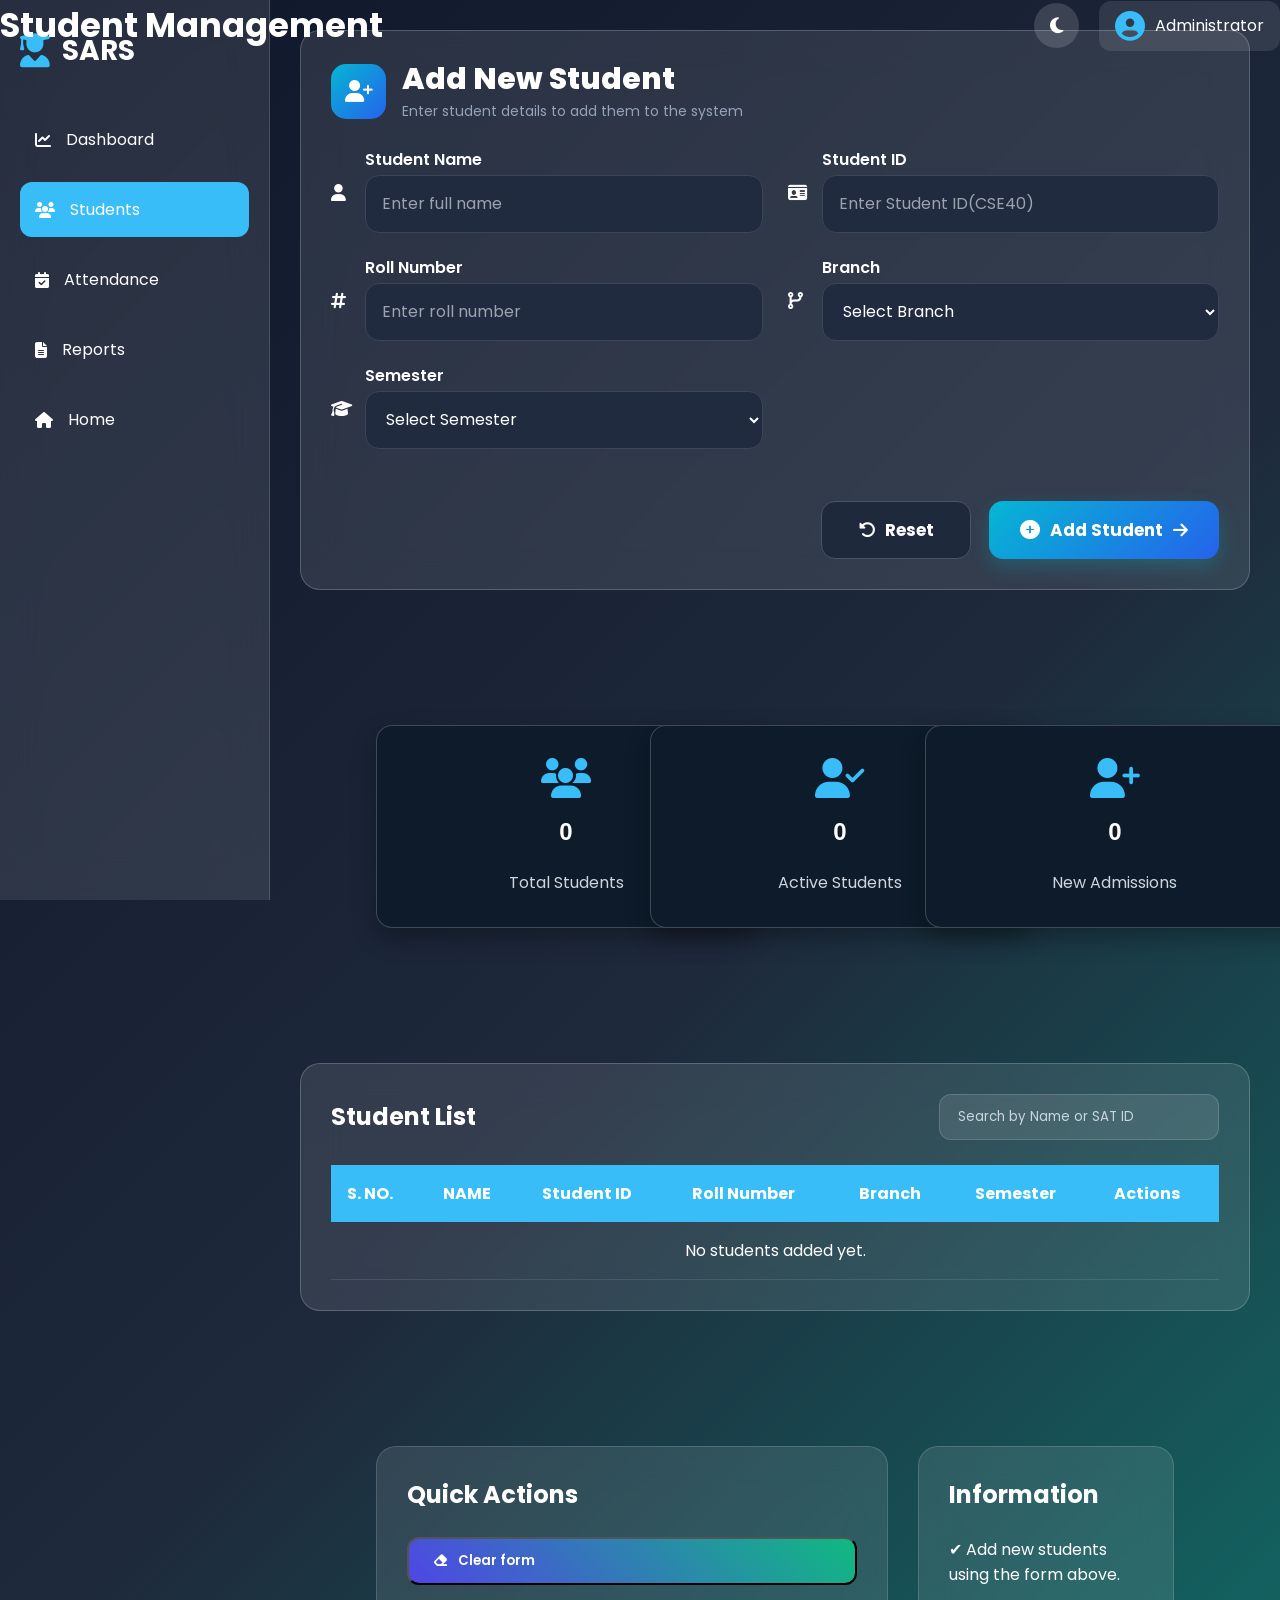
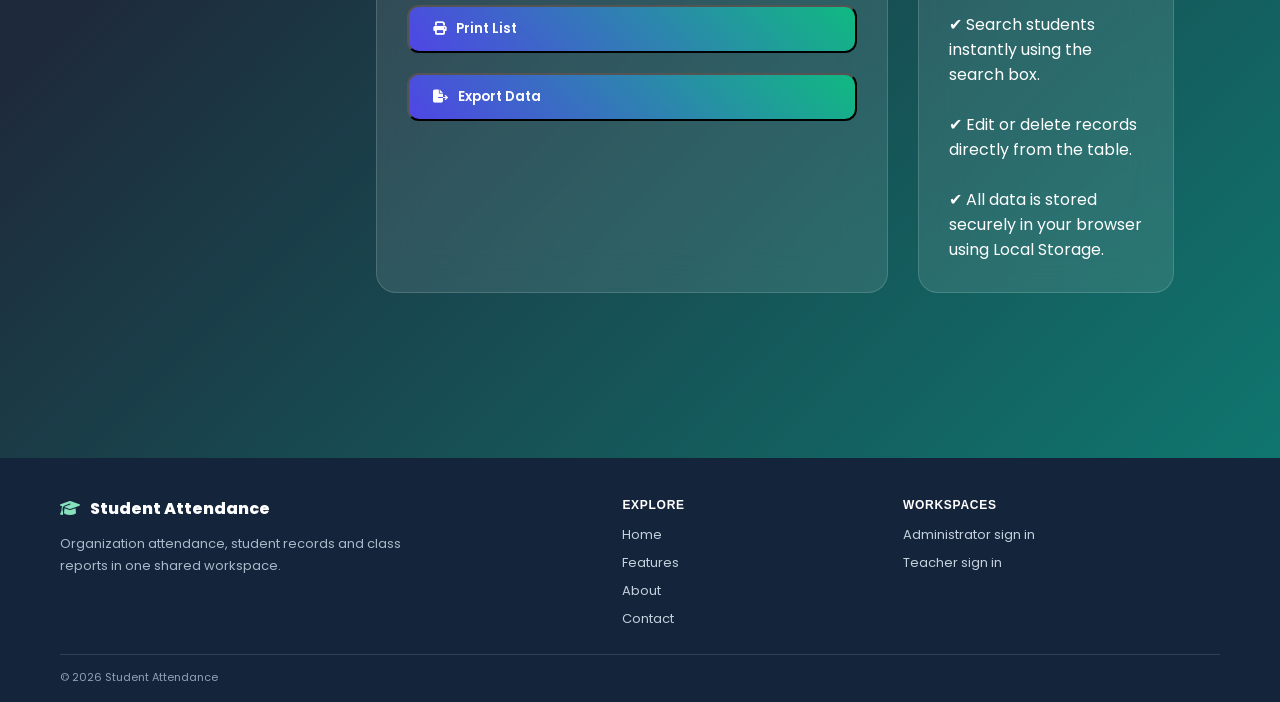
<file: frontend/students.html>
<!DOCTYPE html>
<html lang="en">

<head>

<meta charset="UTF-8">
<meta name="viewport" content="width=device-width, initial-scale=1.0">

<title>Students | Student Attendance Reporting System</title>

<link rel="stylesheet" href="style.css">
<link rel="stylesheet" href="dashboard.css">
<link rel="stylesheet" href="responsive.css">
<link rel="stylesheet" href="animation.css">
<link rel="stylesheet" href="addstudent.css">
<link rel="stylesheet" href="action.css">

<link rel="stylesheet"
href="https://cdnjs.cloudflare.com/ajax/libs/font-awesome/6.5.2/css/all.min.css">

<link rel="stylesheet" href="site-shell.css">
</head>

<body>

<div class="dashboard">

<!-- Sidebar -->

<aside class="sidebar">

<div class="logo">

<i class="fas fa-user-graduate"></i>

<h2>SARS</h2>

</div>

<ul>

<li>
<a href="dashboard.html">
<i class="fas fa-chart-line"></i>
Dashboard
</a>
</li>

<li class="active">
<a href="students.html">
<i class="fas fa-users"></i>
Students
</a>
</li>

<li>
<a href="attendance.html">
<i class="fas fa-calendar-check"></i>
Attendance
</a>
</li>

<li>
<a href="reports.html">
<i class="fas fa-file-alt"></i>
Reports
</a>
</li>

<li>
<a href="index.html">
<i class="fas fa-home"></i>
Home
</a>
</li>

</ul>

</aside>

<!-- Main -->

<main class="main-content">

<header class="topbar">

<h1>Student Management</h1>

<div class="top-actions">

<button id="themeBtn">

<i class="fas fa-moon"></i>

</button>

<div class="profile">

<i class="fas fa-user-circle"></i>

<span>Administrator</span>

</div>

</div>

</header>

<!-- Student Form -->

<section class="glass attendance-table add-student-section">

    <div class="add-student-header">

        <div class="header-icon">
            <i class="fas fa-user-plus"></i>
        </div>

        <div>
            <h2>Add New Student</h2>
            <p>Enter student details to add them to the system</p>
        </div>

    </div>


    <form id="studentForm" class="student-form">

        <div class="form-grid">

            <!-- =========================
                 NAME
            ========================== -->

            <div class="input-box">

                <i class="fas fa-user"></i>

                <div class="input-content">

                    <label for="studentName">
                        Student Name
                    </label>

                    <input
                        type="text"
                        id="studentName"
                        placeholder="Enter full name"
                        required>

                </div>

            </div>


            <!-- =========================
                 SAT ID
            ========================== -->

            <div class="input-box">

                <i class="fas fa-id-card"></i>

                <div class="input-content">

                    <label for="satId">
                        Student ID
                    </label>

                    <input
                        type="text"
                        id="satId"
                        placeholder="Enter Student ID(CSE40)
                        "
                        required>

                </div>

            </div>


            <!-- =========================
                 ROLL NUMBER
            ========================== -->

            <div class="input-box">

                <i class="fas fa-hashtag"></i>

                <div class="input-content">

                    <label for="rollNo">
                        Roll Number
                    </label>

                    <input
                        type="text"
                        id="rollNo"
                        placeholder="Enter roll number"
                        required>

                </div>

            </div>


            <!-- =========================
                 BRANCH
            ========================== -->

            <div class="input-box">

                <i class="fas fa-code-branch"></i>

                <div class="input-content">

                    <label for="branch">
                        Branch
                    </label>

                    <select
                        id="branch"
                        required>

                        <option value="">
                            Select Branch
                        </option>

                        <option value="Computer Science and Engineering">
                            Computer Science and Engineering
                        </option>

                        <option value="Civil Engineering">
                            Civil Engineering
                        </option>

                        <option value="Mechanical Engineering">
                            Mechanical Engineering
                        </option>

                        <option value="Electrical Engineering">
                            Electrical Engineering
                        </option>

                        <option value="Electronics Engineering">
                            Electronics Engineering
                        </option>

                        <option value="Leather Technology">
                           Leather Technology
                        </option>

                    </select>

                </div>
                

            </div>


            <!-- =========================
                 SEMESTER
            ========================== -->

            <div class="input-box">

                <i class="fas fa-graduation-cap"></i>

                <div class="input-content">

                    <label for="semester">
                        Semester
                    </label>

                    <select
                        id="semester"
                        required>

                        <option value="">
                            Select Semester
                        </option>

                        <option value="1st">
                            1st Semester
                        </option>

                        <option value="2nd">
                            2nd Semester
                        </option>

                        <option value="3rd">
                            3rd Semester
                        </option>

                        <option value="4th">
                            4th Semester
                        </option>

                        <option value="5th">
                            5th Semester
                        </option>

                        <option value="6th">
                            6th Semester
                        </option>

                    </select>

                </div>

            </div>

        </div>


        <!-- =========================
             BUTTONS
        ========================== -->

        <div class="form-actions">

            <button
                type="reset"
                class="reset-btn">

                <i class="fas fa-rotate-left"></i>

                Reset

            </button>


            <button
                type="submit"
                class="add-student-btn">

                <i class="fas fa-plus-circle"></i>

                <span>Add Student</span>

                <i class="fas fa-arrow-right arrow-icon"></i>

            </button>

        </div>

    </form>

</section>

<!-- ===== End of Part 1 ===== -->
 <!-- ================= Student Statistics ================= -->

<section class="cards">

    <div class="card glass">

        <i class="fas fa-users"></i>

        <h2 id="totalStudents">

            0

        </h2>

        <p>Total Students</p>

    </div>

    <div class="card glass">

        <i class="fas fa-user-check"></i>

        <h2 id="activeStudents">

            0

        </h2>

        <p>Active Students</p>

    </div>

    <div class="card glass">

        <i class="fas fa-user-plus"></i>

        <h2 id="newStudents">

            0

        </h2>

        <p>New Admissions</p>

    </div>

</section>

<!-- ================= Student List ================= -->

<section class="glass attendance-table">

    <div class="table-header">

        <h2>

            Student List

        </h2>

        <input
            type="text"
            id="searchStudent"
            placeholder="Search by Name or SAT ID">

    </div>

    <table>

        <thead>

            <tr>

                 <th>S. NO.</th>
                 <th>NAME</th>
                <th>Student ID</th>
                <th>Roll Number</th>
                <th>Branch</th>
                <th>Semester</th>
                <th>Actions</th>

            </tr>

        </thead>

        <tbody id="studentTable">

            <!-- Student records will be added dynamically -->

            <tr>

                <td colspan="7" style="text-align:center;">

                    No students found.

                </td>

            </tr>

        </tbody>

    </table>

</section>

<!-- ================= Quick Actions ================= -->


<section class="analytics">

 <div class="analytics-card glass">

 <div class="card-title">

 <h2>

 Quick Actions

 </h2>

 </div>

 <div class="quick-actions">

<button
 class="btn-primary"
 onclick="document.getElementById('studentForm').reset();">

 <i class="fas fa-eraser"></i>
 Clear form

</button>

<button
 class="btn-primary"
 onclick="window.print();">

 <i class="fas fa-print"></i>

 Print List

</button>

<button
 class="btn-primary"
 onclick="exportStudents();">

<i class="fas fa-file-export"></i>

Export Data
 </button>

 </div>
</div>


    <div class="analytics-card glass">

        <div class="card-title">

            <h2>

                Information

            </h2>

        </div>

        <p>

            ✔ Add new students using the form above.

        </p>

        <br>

        <p>

            ✔ Search students instantly using the search box.

        </p>

        <br>

        <p>

            ✔ Edit or delete records directly from the table.

        </p>

        <br>

        <p>

            ✔ All data is stored securely in your browser using Local Storage.

        </p>

    </div>

</section>

<!-- ===== End of Part 2 ===== -->
 <!-- ================= Footer ================= -->

<footer class="dashboard-footer">

    <p>&copy; 2026 Student Attendance Reporting System</p>

    <p>Developed using HTML, CSS & JavaScript</p>

</footer>

</main>

</div>

<!-- ================= JavaScript Files ================= -->

<script src="api.js"></script>
<script src="students.js"></script>
<script src="app.js"></script>

<script>

/* ==========================
   Dark Mode
========================== */

const themeBtn = document.getElementById("themeBtn");

if(localStorage.getItem("theme")==="dark"){

    document.body.classList.add("dark");

    themeBtn.innerHTML='<i class="fas fa-sun"></i>';

}

themeBtn.onclick=function(){

    document.body.classList.toggle("dark");

    if(document.body.classList.contains("dark")){

        localStorage.setItem("theme","dark");

        themeBtn.innerHTML='<i class="fas fa-sun"></i>';

    }else{

        localStorage.setItem("theme","light");

        themeBtn.innerHTML='<i class="fas fa-moon"></i>';

    }

};

/* ==========================
   Search Students
========================== */

const searchBox=document.getElementById("searchStudent");

searchBox.addEventListener("keyup",function(){

    const value=this.value.toLowerCase();

    const rows=document.querySelectorAll("#studentTable tr");

    rows.forEach(function(row){

        row.style.display=row.innerText.toLowerCase().includes(value)
        ? ""
        : "none";

    });

});

/* ==========================
   Export Students
========================== */

function exportStudents(){

    const exportList = students || [];

    if(exportList.length===0){

        alert("No student data available.");

        return;

    }

    let csv="Name,SAT ID,Roll No,Branch,Semester\n";

    exportList.forEach(function(student){

        csv+=`"${student.name}","${student.student_id}","${student.roll_no}","${student.branch}","${student.semester}"\n`;

    });

    const blob=new Blob([csv],{type:"text/csv"});

    const url=URL.createObjectURL(blob);

    const a=document.createElement("a");

    a.href=url;

    a.download="students.csv";

    a.click();

    URL.revokeObjectURL(url);

}

</script>

<script src="site-shell.js"></script>
</body>

</html>
</file>
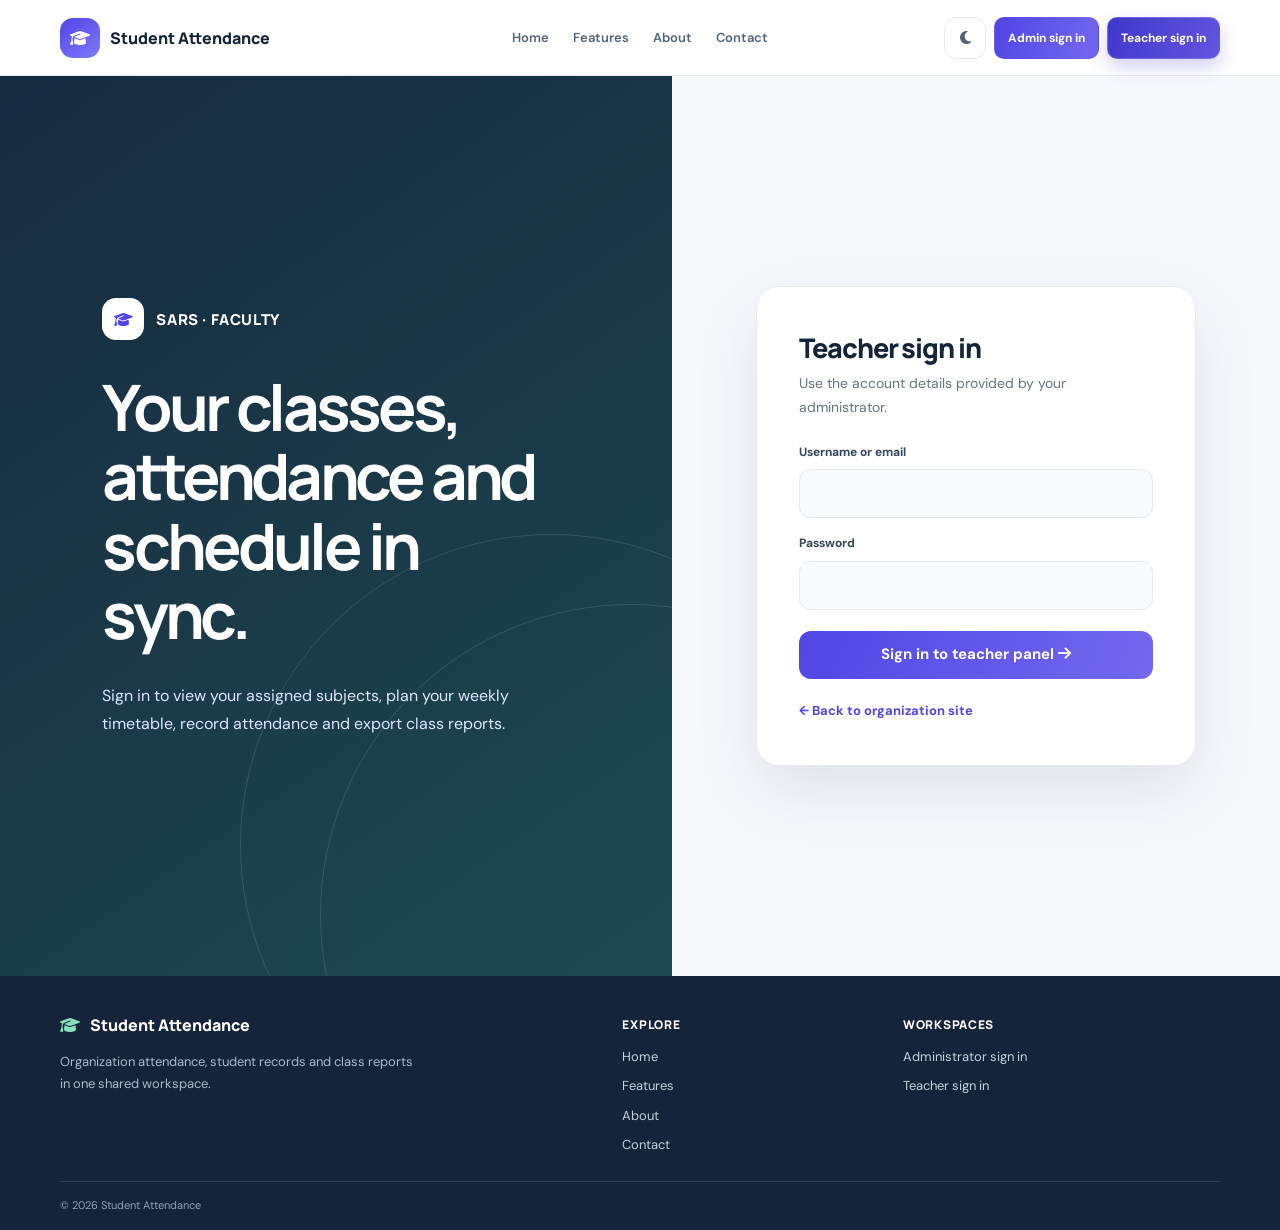
<file: frontend/teacher-login.html>
<!doctype html>
<html lang="en"><head><meta charset="utf-8"><meta name="viewport" content="width=device-width,initial-scale=1"><title>Teacher sign in | SARS</title><link rel="stylesheet" href="portal.css"><link rel="stylesheet" href="site-refresh.css"><link rel="stylesheet" href="https://cdnjs.cloudflare.com/ajax/libs/font-awesome/6.5.2/css/all.min.css"><link rel="stylesheet" href="site-shell.css">
</head>
<body><div class="login-page"><section class="login-visual"><div class="login-brand"><span class="brand-mark"><i class="fa-solid fa-graduation-cap"></i></span> SARS · FACULTY</div><h1>Your classes, attendance and schedule in sync.</h1><p>Sign in to view your assigned subjects, plan your weekly timetable, record attendance and export class reports.</p></section><section class="login-card-side"><div class="login-card"><h2>Teacher sign in</h2><p>Use the account details provided by your administrator.</p><div id="loginMessage" class="message"></div><form id="loginForm" data-role="teacher"><div class="field"><label for="identifier">Username or email</label><input id="identifier" name="identifier" autocomplete="username" required></div><div class="field"><label for="password">Password</label><input id="password" name="password" type="password" autocomplete="current-password" required></div><button class="btn" type="submit">Sign in to teacher panel <i class="fa-solid fa-arrow-right"></i></button></form><a class="back-link" href="index.html">← Back to organization site</a></div></section></div><script src="api.js"></script><script src="site-theme.js"></script><script src="login.js"></script><script src="site-shell.js"></script>
</body></html>
</file>
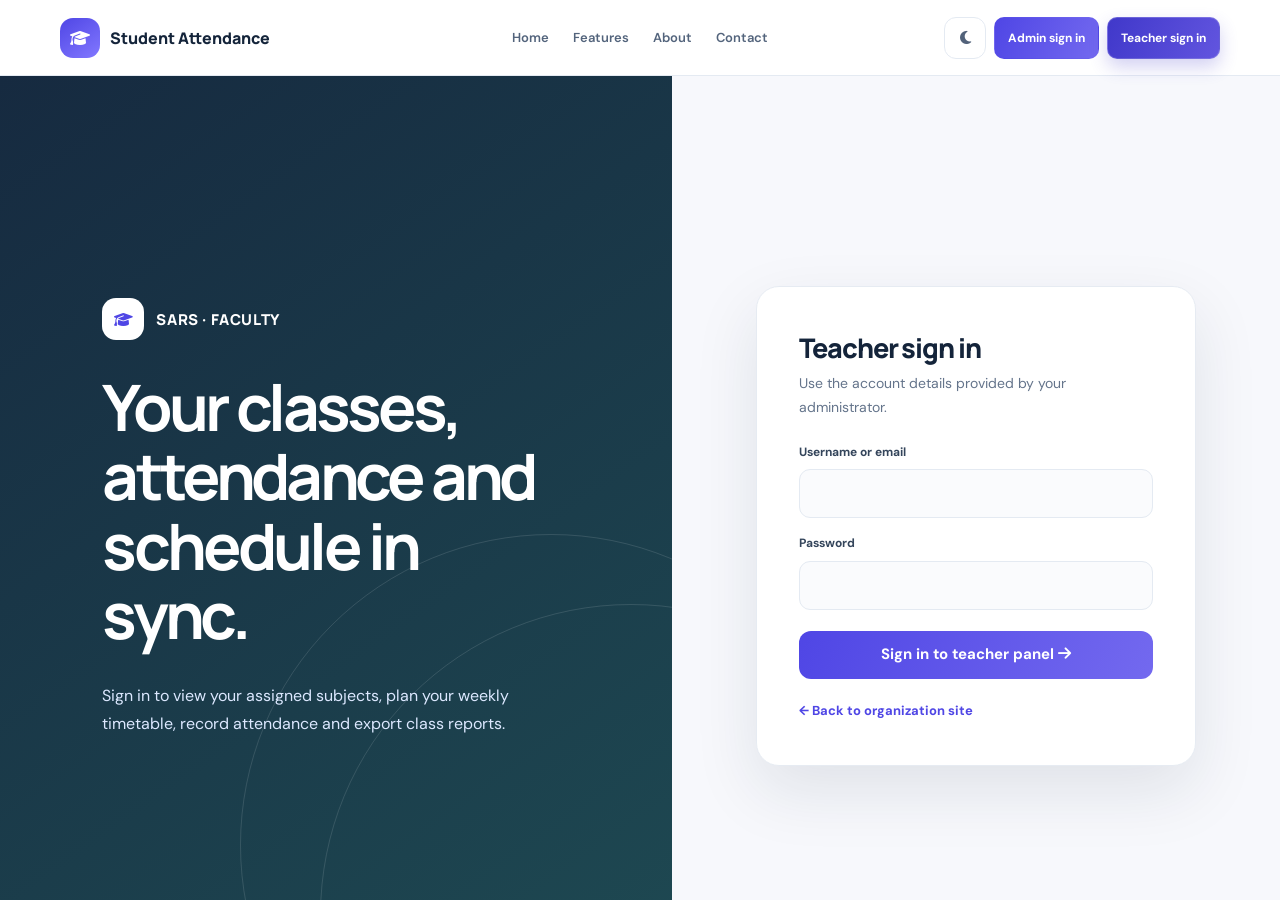
<file: frontend/teacher.html>
<!doctype html>
<html lang="en"><head><meta charset="utf-8"><meta name="viewport" content="width=device-width,initial-scale=1"><title>Teacher workspace | SARS</title><link rel="stylesheet" href="portal.css"><link rel="stylesheet" href="teacher-refresh.css?v=1"><link rel="stylesheet" href="https://cdnjs.cloudflare.com/ajax/libs/font-awesome/6.5.2/css/all.min.css"><link rel="stylesheet" href="site-shell.css">
</head>
<body><div class="portal-shell"><header class="portal-top"><div class="brand"><span class="brand-mark"><i class="fa-solid fa-graduation-cap"></i></span>SARS <span class="muted">/ Faculty</span></div><div class="top-user"><small id="teacherIdentity">Teacher workspace</small><button class="btn ghost small" id="logoutButton"><i class="fa-solid fa-arrow-right-from-bracket"></i> Sign out</button></div></header>
<div class="portal-layout"><nav class="portal-nav"><div class="nav-label">Teaching</div><button class="active" data-view="schedule"><i class="fa-regular fa-calendar"></i> My schedule</button><button data-view="attendance"><i class="fa-solid fa-calendar-check"></i> Mark attendance</button><button data-view="students"><i class="fa-solid fa-users"></i> Student lookup</button><button data-view="reports"><i class="fa-solid fa-file-csv"></i> Export reports</button><div class="nav-label">Account</div><button data-view="security"><i class="fa-solid fa-key"></i> Change password</button></nav>
<main class="portal-main"><div id="teacherMessage" class="message"></div>
<section class="view active" id="view-schedule"><div class="teacher-hero"><div class="teacher-hero-copy"><span class="teacher-kicker"><i class="fa-solid fa-sparkles"></i> FACULTY WORKSPACE</span><h1>Your teaching week,<br>in clear view.</h1><p>Your assigned subjects, class records and reports in one focused workspace.</p><div class="teacher-hero-actions"><button class="btn teacher-primary-action" data-teacher-go="attendance"><i class="fa-solid fa-clipboard-check"></i> Mark attendance</button><button class="btn teacher-secondary-action" data-teacher-go="reports">Build a report <i class="fa-solid fa-arrow-right"></i></button></div></div><div class="teacher-hero-mark"><div class="hero-orbit"><i class="fa-solid fa-calendar-week"></i></div><span>PLAN · TEACH · REVIEW</span></div></div><div class="teacher-stats"><article class="teacher-stat"><span class="teacher-stat-icon violet"><i class="fa-solid fa-book-open"></i></span><div><small>Assigned subjects</small><strong id="teacherSubjectCount">—</strong></div></article><article class="teacher-stat"><span class="teacher-stat-icon mint"><i class="fa-solid fa-calendar-check"></i></span><div><small>Planned periods</small><strong id="teacherPeriodCount">—</strong></div></article><article class="teacher-stat"><span class="teacher-stat-icon amber"><i class="fa-solid fa-calendar-day"></i></span><div><small>Teaching days planned</small><strong id="teacherDayCount">—</strong></div></article></div><div class="page-heading schedule-page-heading"><div><span class="teacher-section-kicker">YOUR WEEK</span><h2>My weekly schedule</h2><p>Drag an assigned subject into an open class period, then save your timetable.</p></div></div><article class="card schedule-card"><div class="card-title"><div><h2>Assigned subjects</h2><p class="card-subtitle">Drag a subject into an empty period</p></div><span class="schedule-help"><i class="fa-regular fa-hand-pointer"></i> Drag to plan</span></div><div class="schedule-subjects" id="scheduleSubjects"></div><div class="schedule-toolbar"><div class="custom-schedule-control"><input class="search-input" id="customScheduleTitle" placeholder="Add a custom schedule label" style="max-width:300px"><button class="btn secondary" id="addCustomSchedule">Add label</button></div><button class="btn" id="saveSchedule"><i class="fa-solid fa-floppy-disk"></i> Save weekly schedule</button></div><div class="table-wrap schedule-wrap"><table class="schedule-grid"><thead><tr><th>Time</th><th>Monday</th><th>Tuesday</th><th>Wednesday</th><th>Thursday</th><th>Friday</th><th>Saturday</th></tr></thead><tbody id="scheduleGrid"></tbody></table></div><p class="muted schedule-footnote"><i class="fa-solid fa-circle-info"></i> Periods are one hour, from 08:00 through 18:00. Custom labels are for planning only; attendance is available only for subjects assigned by your administrator.</p></article></section>

<section class="view" id="view-attendance"><div class="page-heading"><div><h1>Mark attendance</h1><p>Choose one of your assigned subjects and mark its eligible roster.</p></div></div><article class="card"><div class="attendance-date"><div class="field" style="min-width:250px"><label for="attendanceSubject">Assigned subject</label><select id="attendanceSubject" required></select></div><div class="field"><label for="attendanceDate">Class date</label><input id="attendanceDate" type="date" required></div><button class="btn secondary" id="loadClass">Load roster</button></div><div id="attendanceMeta" class="notice" style="margin-top:17px" hidden></div><div class="table-wrap"><table><thead><tr><th>Roll no.</th><th>Registration no.</th><th>Student</th><th>Attendance</th></tr></thead><tbody id="attendanceRows"><tr><td colspan="4" class="muted">Choose a subject and date to load the roster.</td></tr></tbody></table></div><div class="form-actions"><button class="btn" id="saveAttendance">Save attendance</button></div></article></section>

<section class="view" id="view-students"><div class="page-heading"><div><h1>Student lookup</h1><p>Search students within your assigned subject cohorts and review their attendance.</p></div></div><article class="card"><div class="card-title"><h2>Search your students</h2><input class="search-input" id="studentLookup" placeholder="Name, registration or roll number" style="max-width:340px"></div><div class="table-wrap"><table><thead><tr><th>Student</th><th>Registration no.</th><th>Roll no.</th><th>Branch / semester</th><th>Batch</th><th>Action</th></tr></thead><tbody id="lookupRows"></tbody></table></div></article><article class="card" id="historyCard" hidden><h2 id="historyTitle">Attendance history</h2><div class="table-wrap"><table><thead><tr><th>Date</th><th>Subject</th><th>Status</th></tr></thead><tbody id="historyRows"></tbody></table></div></article></section>

<section class="view" id="view-reports"><div class="page-heading"><div><h1>Attendance reports</h1><p>Build a subject-specific register for a selected date range and export it to CSV.</p></div></div><article class="card"><div class="form-grid"><div class="field"><label for="reportSubject">Subject</label><select id="reportSubject"></select></div><div class="field"><label for="reportFrom">From date</label><input id="reportFrom" type="date"></div><div class="field"><label for="reportTo">To date</label><input id="reportTo" type="date"></div><div class="field" style="justify-content:end"><button class="btn" id="generateTeacherReport">Generate report</button></div></div></article><article class="card"><div class="card-title"><h2 id="reportTitle">Report preview</h2><button class="btn secondary" id="exportTeacherReport" disabled><i class="fa-solid fa-download"></i> Export CSV</button></div><div class="table-wrap"><table><thead id="reportHead"></thead><tbody id="reportRows"><tr><td class="muted">Select a subject and dates to generate a report.</td></tr></tbody></table></div></article></section>

<section class="view" id="view-security"><div class="page-heading"><div><h1>Change password</h1><p>Choose a strong password you have not used elsewhere.</p></div></div><article class="card" style="max-width:650px"><form id="passwordForm"><div class="stack"><div class="field"><label for="currentPassword">Current password</label><input id="currentPassword" type="password" autocomplete="current-password" required></div><div class="field"><label for="newPassword">New password (at least 10 characters)</label><input id="newPassword" type="password" minlength="10" autocomplete="new-password" required></div><div class="field"><label for="confirmPassword">Confirm new password</label><input id="confirmPassword" type="password" minlength="10" autocomplete="new-password" required></div></div><div class="form-actions"><button class="btn" type="submit">Update password</button></div></form></article></section>
</main></div></div><script src="api.js"></script><script src="site-theme.js"></script><script src="teacher.js?v=2"></script><script src="site-shell.js"></script>
</body></html>
</file>
<file: frontend/style.css>
/* ==========================================
   Student Attendance Reporting System
   style.css - Part 1
========================================== */

/* Google Font */
@import url('https://fonts.googleapis.com/css2?family=Poppins:wght@300;400;500;600;700;800&display=swap');

/* Reset */
*{
    margin:0;
    padding:0;
    box-sizing:border-box;
    scroll-behavior:smooth;
    font-family:'Poppins',sans-serif;
}

html{
    overflow-x:hidden;
}

body{
    background:linear-gradient(135deg,#0f172a,#1e293b,#0f766e);
    color:#fff;
    min-height:100vh;
    overflow-x:hidden;
    position:relative;
}

/* =========================
   Theme Variables
========================= */

:root{

    --primary:#4f46e5;
    --secondary:#10b981;
    --success:#10b981;
    --danger:#ef4444;

    --glass:rgba(255,255,255,.10);
    --glass-border:rgba(255,255,255,.20);

    --white:#ffffff;
    --dark:#0f172a;

    --shadow:0 10px 30px rgba(0,0,0,.25);

}

body.dark{

    background:#07111f;

}

/* =========================
   Animated Background
========================= */

.background{

    position:fixed;
    inset:0;
    z-index:-1;
    overflow:hidden;

}

.background span{

    position:absolute;

    display:block;

    width:180px;
    height:180px;

    border-radius:50%;

    background:rgba(255,255,255,.05);

    backdrop-filter:blur(10px);

    animation:float 15s linear infinite;

}

.background span:nth-child(1){
    top:8%;
    left:10%;
}

.background span:nth-child(2){
    top:70%;
    left:15%;
}

.background span:nth-child(3){
    top:20%;
    right:10%;
}

.background span:nth-child(4){
    bottom:15%;
    right:20%;
}

.background span:nth-child(5){
    top:45%;
    left:45%;
}

.background span:nth-child(6){
    bottom:5%;
    left:55%;
}

/* =========================
   Navbar
========================= */

header{

    position:fixed;

    top:0;
    left:0;

    width:100%;

    z-index:999;

}

.navbar{

    width:90%;

    margin:auto;

    margin-top:20px;

    padding:16px 30px;

    display:flex;

    justify-content:space-between;

    align-items:center;

    background:var(--glass);

    border:1px solid var(--glass-border);

    backdrop-filter:blur(20px);

    border-radius:18px;

    box-shadow:var(--shadow);

}

.logo{

    display:flex;

    align-items:center;

    gap:10px;

}

.logo i{

    font-size:30px;

    color:var(--primary);

}

.logo h2{

    font-size:28px;

    font-weight:700;

}

.nav-links{

    list-style:none;

    display:flex;

    gap:28px;

}

.nav-links a{

    color:white;

    text-decoration:none;

    transition:.3s;

    font-weight:500;

}

.nav-links a:hover{

    color:var(--primary);

}

.nav-buttons{

    display:flex;

    align-items:center;

    gap:15px;

}

/* =========================
   Buttons
========================= */

.login-btn,
.btn-primary,
.btn-secondary{

    padding:12px 24px;

    border-radius:12px;

    text-decoration:none;

    transition:.35s;

    display:inline-flex;

    align-items:center;

    gap:10px;

    font-weight:600;

}

.login-btn,
.btn-primary{

    background:linear-gradient(45deg,var(--primary),var(--secondary));

    color:white;

}

.login-btn:hover,
.btn-primary:hover{

    transform:translateY(-4px);

    box-shadow:0 15px 30px rgba(0,0,0,.30);

}

.btn-secondary{

    border:2px solid rgba(255,255,255,.30);

    color:white;

}

.btn-secondary:hover{

    background:white;

    color:#111827;

}

#themeBtn{

    width:45px;

    height:45px;

    border:none;

    cursor:pointer;

    border-radius:50%;

    background:rgba(255,255,255,.15);

    color:white;

    font-size:18px;

}

/* =========================
   Hero Section
========================= */

.hero{

    width:90%;

    margin:auto;

    min-height:100vh;

    display:grid;

    grid-template-columns:1fr 1fr;

    align-items:center;

    gap:70px;

}

.hero-left h1{

    font-size:58px;

    line-height:1.2;

    margin:20px 0;

}

.hero-left h1 span{

    color:var(--primary);

}

.hero-left p{

    color:#d1d5db;

    font-size:18px;

    line-height:1.8;

}

.badge{

    display:inline-flex;

    align-items:center;

    gap:10px;

    padding:10px 18px;

    border-radius:30px;

    background:rgba(255,255,255,.10);

    border:1px solid rgba(255,255,255,.20);

}

.hero-buttons{

    margin-top:35px;

    display:flex;

    gap:20px;

    flex-wrap:wrap;

}

/* =========================
   Glass Card
========================= */

.glass-card{

    background:rgba(255,255,255,.12);

    border:1px solid rgba(255,255,255,.25);

    backdrop-filter:blur(20px);

    border-radius:25px;

    padding:30px;

    box-shadow:var(--shadow);

}

.card-header{

    display:flex;

    align-items:center;

    gap:10px;

    font-size:22px;

    margin-bottom:30px;

}

.progress-box{

    text-align:center;

}

.circle{

    width:180px;

    height:180px;

    margin:25px auto;

    border-radius:50%;

    display:flex;

    justify-content:center;

    align-items:center;

    font-size:36px;

    font-weight:bold;

    background:conic-gradient(
        var(--secondary) 0%,
        var(--primary) 95%,
        rgba(255,255,255,.10) 95%
    );

}

.mini-cards{

    display:grid;

    grid-template-columns:repeat(3,1fr);

    gap:20px;

    margin-top:30px;

}

.mini{

    background:rgba(255,255,255,.10);

    padding:20px;

    border-radius:15px;

    text-align:center;

}

.mini h2{

    color:var(--primary);

    margin-bottom:8px;

}
/* ==========================================
   style.css - Part 2
   Features • Statistics • About • Why Us
==========================================*/

/* =========================
   Common Section Styles
========================= */

section{
    padding:100px 8%;
}

.section-title{
    text-align:center;
    margin-bottom:60px;
}

.section-title h2{
    font-size:42px;
    font-weight:700;
    color:#ffffff;
    margin-bottom:15px;
}

.section-title p{
    color:#d1d5db;
    max-width:700px;
    margin:auto;
    font-size:18px;
    line-height:1.7;
}

/* =========================
   Features
========================= */

.feature-grid{

    display:grid;

    grid-template-columns:
    repeat(auto-fit,minmax(280px,1fr));

    gap:30px;

}

.feature-card{

    background:rgba(255,255,255,.10);

    backdrop-filter:blur(18px);

    border:1px solid rgba(255,255,255,.18);

    border-radius:22px;

    padding:35px;

    transition:.4s;

    box-shadow:var(--shadow);

    text-align:center;

}

.feature-card:hover{

    transform:translateY(-12px);

    border-color:var(--primary);

}

.feature-card i{

    width:80px;

    height:80px;

    margin:auto;

    display:flex;

    justify-content:center;

    align-items:center;

    border-radius:50%;

    background:linear-gradient(
    45deg,var(--primary),var(--secondary));

    font-size:32px;

    margin-bottom:25px;

}

.feature-card h3{

    margin-bottom:15px;

    font-size:24px;

}

.feature-card p{

    color:#d1d5db;

    line-height:1.8;

}

/* =========================
   Statistics
========================= */

.statistics{

    background:
    rgba(255,255,255,.04);

}

.stats-container{

    display:grid;

    grid-template-columns:
    repeat(auto-fit,minmax(220px,1fr));

    gap:30px;

}

.stat-card{

    text-align:center;

    padding:35px;

    border-radius:20px;

    background:rgba(255,255,255,.12);

    border:1px solid rgba(255,255,255,.20);

    backdrop-filter:blur(15px);

    transition:.35s;

}

.stat-card:hover{

    transform:scale(1.05);

}

.stat-card i{

    font-size:45px;

    color:var(--primary);

    margin-bottom:20px;

}

.stat-card h2{

    font-size:42px;

    margin-bottom:10px;

}

.stat-card p{

    color:#d1d5db;

}

/* =========================
   About
========================= */

.about{

    display:grid;

    grid-template-columns:1fr 1fr;

    gap:70px;

    align-items:center;

}

.about-left{

    display:flex;

    justify-content:center;

    align-items:center;

}

.hero-illustration{

    width:320px;

    height:320px;

    border-radius:50%;

    background:
    rgba(255,255,255,.12);

    border:1px solid rgba(255,255,255,.20);

    display:flex;

    justify-content:center;

    align-items:center;

    backdrop-filter:blur(20px);

    box-shadow:var(--shadow);

}

.hero-illustration i{

    font-size:140px;

    color:var(--primary);

}

.about-right h2{

    font-size:42px;

    margin-bottom:25px;

}

.about-right p{

    line-height:1.9;

    color:#d1d5db;

    margin-bottom:20px;

}

.about-right ul{

    list-style:none;

    margin-top:30px;

}

.about-right li{

    margin-bottom:18px;

    display:flex;

    align-items:center;

    gap:15px;

    font-size:18px;

}

.about-right li i{

    color:#10b981;

    font-size:22px;

}

/* =========================
   Why Choose Us
========================= */

.why-grid{

    display:grid;

    grid-template-columns:
    repeat(auto-fit,minmax(250px,1fr));

    gap:30px;

}

.why-card{

    text-align:center;

    padding:35px;

    border-radius:22px;

    background:
    rgba(255,255,255,.10);

    border:1px solid rgba(255,255,255,.18);

    backdrop-filter:blur(18px);

    transition:.4s;

}

.why-card:hover{

    transform:translateY(-10px);

    background:
    rgba(255,255,255,.15);

}

.why-card i{

    width:80px;

    height:80px;

    margin:auto;

    border-radius:50%;

    display:flex;

    justify-content:center;

    align-items:center;

    font-size:34px;

    background:
    linear-gradient(
    45deg,var(--secondary),var(--primary));

    margin-bottom:20px;

}

.why-card h3{

    font-size:24px;

    margin-bottom:15px;

}

.why-card p{

    color:#d1d5db;

    line-height:1.8;

}
/* ==========================================
   style.css - Part 3
   Testimonials • Contact • Footer
==========================================*/

/* =========================
   Testimonials
========================= */

.testimonials{
    padding:100px 8%;
}

.testimonial-container{
    display:grid;
    grid-template-columns:repeat(auto-fit,minmax(320px,1fr));
    gap:30px;
}

.testimonial-card{

    background:rgba(255,255,255,.10);
    backdrop-filter:blur(20px);
    border:1px solid rgba(255,255,255,.18);
    border-radius:20px;
    padding:35px;
    transition:.4s;
    box-shadow:var(--shadow);

}

.testimonial-card:hover{

    transform:translateY(-10px);

}

.quote{

    font-size:45px;

    color:var(--primary);

    margin-bottom:20px;

}

.testimonial-card p{

    line-height:1.8;

    color:#d1d5db;

    margin-bottom:30px;

}

.user-info{

    display:flex;

    align-items:center;

    gap:15px;

}

.user-icon{

    font-size:55px;

    color:var(--primary);

}

.user-info h4{

    margin-bottom:5px;

}

.user-info span{

    color:#bfc9d9;

    font-size:14px;

}

/* =========================
   Contact Section
========================= */

.contact{

    padding:100px 8%;

}

.contact-container{

    display:grid;

    grid-template-columns:1fr 1fr;

    gap:50px;

}

.contact-info{

    background:rgba(255,255,255,.10);

    padding:35px;

    border-radius:20px;

    backdrop-filter:blur(18px);

    border:1px solid rgba(255,255,255,.20);

}

.contact-info h3{

    font-size:32px;

    margin-bottom:20px;

}

.contact-info p{

    color:#d1d5db;

    margin-bottom:25px;

    line-height:1.8;

}

.info-box{

    display:flex;

    align-items:center;

    gap:18px;

    margin-bottom:25px;

}

.info-box i{

    width:55px;

    height:55px;

    display:flex;

    justify-content:center;

    align-items:center;

    border-radius:50%;

    background:linear-gradient(45deg,var(--secondary),var(--primary));

    font-size:22px;

}

.contact-form{

    background:rgba(255,255,255,.10);

    border-radius:20px;

    padding:35px;

    backdrop-filter:blur(18px);

    border:1px solid rgba(255,255,255,.20);

}

.input-box{

    margin-bottom:20px;

}

.input-box input,
.input-box textarea{

    width:100%;

    padding:16px;

    border:none;

    outline:none;

    border-radius:12px;

    background:rgba(255,255,255,.08);

    border:1px solid rgba(255,255,255,.15);

    color:white;

    font-size:16px;

}

.input-box input::placeholder,
.input-box textarea::placeholder{

    color:#d1d5db;

}

.input-box textarea{

    resize:none;

}

/* =========================
   Footer
========================= */

.footer{

    background:rgba(0,0,0,.25);

    margin-top:80px;

    padding:60px 8% 20px;

    backdrop-filter:blur(20px);

}

.footer-container{

    display:grid;

    grid-template-columns:
    repeat(auto-fit,minmax(250px,1fr));

    gap:40px;

}

.footer-box h2,
.footer-box h3{

    margin-bottom:20px;

}

.footer-box p{

    color:#d1d5db;

    line-height:1.8;

}

.footer-box ul{

    list-style:none;

}

.footer-box ul li{

    margin-bottom:12px;

}

.footer-box ul li a{

    color:#d1d5db;

    text-decoration:none;

    transition:.3s;

}

.footer-box ul li a:hover{

    color:var(--primary);

    padding-left:6px;

}

.social-icons{

    display:flex;

    gap:15px;

    margin-top:15px;

}

.social-icons a{

    width:45px;

    height:45px;

    display:flex;

    justify-content:center;

    align-items:center;

    border-radius:50%;

    background:rgba(255,255,255,.10);

    color:white;

    text-decoration:none;

    transition:.3s;

}

.social-icons a:hover{

    background:var(--primary);

    transform:translateY(-6px);

}

.copyright{

    text-align:center;

    margin-top:40px;

    padding-top:20px;

    border-top:1px solid rgba(255,255,255,.10);

    color:#cbd5e1;

    font-size:15px;

}
/* ==========================================
   style.css - Part 4
   Utilities • Scroll Button • Dark Mode
   Student Attendance Reporting System
==========================================*/

/* ===========================
   Scroll To Top Button
=========================== */

#scrollTop{

    position:fixed;

    bottom:30px;
    right:30px;

    width:55px;
    height:55px;

    border:none;
    outline:none;

    border-radius:50%;

    background:linear-gradient(45deg,var(--secondary),var(--primary));

    color:#fff;

    font-size:22px;

    cursor:pointer;

    display:none;

    justify-content:center;
    align-items:center;

    z-index:999;

    transition:.35s;

    box-shadow:0 10px 25px rgba(0,0,0,.35);

}

#scrollTop:hover{

    transform:translateY(-8px) scale(1.08);

}

/* ===========================
   Input Focus
=========================== */

input:focus,
textarea:focus{

    border:1px solid var(--primary);

    box-shadow:0 0 15px rgba(56,189,248,.45);

}

/* ===========================
   Selection Color
=========================== */

::selection{

    background:var(--primary);

    color:#fff;

}

/* ===========================
   Scrollbar
=========================== */

::-webkit-scrollbar{

    width:10px;

}

::-webkit-scrollbar-track{

    background:#0f172a;

}

::-webkit-scrollbar-thumb{

    background:var(--primary);

    border-radius:10px;

}

::-webkit-scrollbar-thumb:hover{

    background:var(--primary);

}

/* ===========================
   Utility Classes
=========================== */

.text-center{

    text-align:center;

}

.mt-20{

    margin-top:20px;

}

.mt-40{

    margin-top:40px;

}

.mb-20{

    margin-bottom:20px;

}

.mb-40{

    margin-bottom:40px;

}

.hidden{

    display:none;

}

/* ===========================
   Glass Utility
=========================== */

.glass{

    background:rgba(255,255,255,.10);

    border:1px solid rgba(255,255,255,.20);

    backdrop-filter:blur(20px);

    border-radius:20px;

}

/* ===========================
   Hover Animation
=========================== */

.card-hover{

    transition:.35s;

}

.card-hover:hover{

    transform:translateY(-8px);

    box-shadow:0 18px 35px rgba(0,0,0,.25);

}

/* ===========================
   Dark Theme
=========================== */

body.dark{

    background:#020617;

    color:#ffffff;

}

body.dark .navbar,
body.dark .glass-card,
body.dark .feature-card,
body.dark .stat-card,
body.dark .why-card,
body.dark .testimonial-card,
body.dark .contact-form,
body.dark .contact-info,
body.dark .footer{

    background:rgba(15,23,42,.90);

    border:1px solid rgba(255,255,255,.08);

}

body.dark input,
body.dark textarea{

    background:#111827;

    color:#ffffff;

}

body.dark input::placeholder,
body.dark textarea::placeholder{

    color:#9ca3af;

}

body.dark .btn-secondary{

    border:1px solid var(--primary);

}

body.dark .btn-secondary:hover{

    background:var(--primary);

    color:#fff;

}

/* ===========================
   Loading Spinner
=========================== */

.loader{

    width:60px;

    height:60px;

    border:6px solid rgba(255,255,255,.20);

    border-top:6px solid var(--primary);

    border-radius:50%;

    animation:spin 1s linear infinite;

    margin:auto;

}

/* ===========================
   Progress Bar
=========================== */

.progress{

    width:100%;

    height:10px;

    background:rgba(255,255,255,.15);

    border-radius:10px;

    overflow:hidden;

}

.progress span{

    display:block;

    height:100%;

    width:75%;

    background:linear-gradient(
    90deg,
    var(--secondary),
    var(--primary));

}

/* ===========================
   Small Badge
=========================== */

.badge-success{

    background:#10b981;

    color:#fff;

    padding:6px 14px;

    border-radius:20px;

    font-size:13px;

}

.badge-danger{

    background:#ef4444;

    color:#fff;

    padding:6px 14px;

    border-radius:20px;

    font-size:13px;

}

.badge-warning{

    background:#f59e0b;

    color:#fff;

    padding:6px 14px;

    border-radius:20px;

    font-size:13px;

}

/* ===========================
   Animations
=========================== */

@keyframes float{

    0%{

        transform:translateY(0px);

    }

    50%{

        transform:translateY(-35px);

    }

    100%{

        transform:translateY(0px);

    }

}

@keyframes spin{

    from{

        transform:rotate(0deg);

    }

    to{

        transform:rotate(360deg);

    }

}

@keyframes fadeIn{

    from{

        opacity:0;

    }

    to{

        opacity:1;

    }

}

@keyframes slideUp{

    from{

        opacity:0;

        transform:translateY(40px);

    }

    to{

        opacity:1;

        transform:translateY(0);

    }

}

/* ===========================
   Smooth Animation
=========================== */

.hero,
.feature-card,
.stat-card,
.why-card,
.testimonial-card,
.contact-form,
.contact-info{

    animation:slideUp .8s ease;

}
</file>
<file: frontend/responsive.css>
/* ==========================================
   responsive.css
   Student Attendance Reporting System
========================================== */

/* ===========================
   Large Laptop (1200px)
=========================== */

@media (max-width:1200px){

.hero{

grid-template-columns:1fr;

text-align:center;

padding-top:150px;

}

.hero-buttons{

justify-content:center;

}

.about{

grid-template-columns:1fr;

text-align:center;

}

.contact-container{

grid-template-columns:1fr;

}

.hero-left h1{

font-size:48px;

}

.hero-right{

display:flex;

justify-content:center;

}

}

/* ===========================
   Tablet (992px)
=========================== */

@media (max-width:992px){

.navbar{

padding:15px 20px;

}

.nav-links{

gap:18px;

}

.hero{

gap:50px;

}

.hero-left h1{

font-size:42px;

}

.section-title h2{

font-size:34px;

}

.feature-grid,
.stats-container,
.why-grid,
.testimonial-container{

grid-template-columns:repeat(2,1fr);

}

.footer-container{

grid-template-columns:repeat(2,1fr);

}

}

/* ===========================
   Mobile Navigation (768px)
=========================== */

@media (max-width:768px){

.navbar{

flex-direction:column;

gap:20px;

padding:20px;

}

.logo{

justify-content:center;

}

.nav-links{

flex-wrap:wrap;

justify-content:center;

gap:15px;

}

.nav-buttons{

justify-content:center;

}

.hero{

padding-top:200px;

}

.hero-left h1{

font-size:34px;

}

.hero-left p{

font-size:16px;

}

.hero-buttons{

flex-direction:column;

align-items:center;

}

.btn-primary,
.btn-secondary{

width:250px;

justify-content:center;

}

.feature-grid,
.stats-container,
.why-grid,
.testimonial-container{

grid-template-columns:1fr;

}

.about{

grid-template-columns:1fr;

}

.hero-illustration{

width:250px;

height:250px;

}

.hero-illustration i{

font-size:100px;

}

.contact-container{

grid-template-columns:1fr;

}

.footer-container{

grid-template-columns:1fr;

text-align:center;

}

.social-icons{

justify-content:center;

}

}

/* ===========================
   Small Mobile (576px)
=========================== */

@media (max-width:576px){

body{

font-size:15px;

}

section{

padding:70px 20px;

}

.navbar{

width:95%;

}

.logo h2{

font-size:22px;

}

.logo i{

font-size:24px;

}

.hero{

width:95%;

}

.hero-left h1{

font-size:28px;

line-height:1.4;

}

.badge{

font-size:13px;

padding:8px 14px;

}

.glass-card{

padding:20px;

}

.circle{

width:140px;

height:140px;

font-size:28px;

}

.mini-cards{

grid-template-columns:1fr;

}

.feature-card{

padding:25px;

}

.feature-card i{

width:70px;

height:70px;

font-size:28px;

}

.stat-card{

padding:25px;

}

.stat-card h2{

font-size:34px;

}

.about-right h2{

font-size:30px;

}

.contact-info,
.contact-form{

padding:25px;

}

.input-box input,
.input-box textarea{

font-size:15px;

padding:14px;

}

.footer{

padding:50px 20px;

}

#scrollTop{

width:50px;

height:50px;

font-size:18px;

right:20px;

bottom:20px;

}

}

/* ===========================
   Extra Small Devices (400px)
=========================== */

@media (max-width:400px){

.hero-left h1{

font-size:24px;

}

.section-title h2{

font-size:28px;

}

.hero-buttons{

gap:15px;

}

.btn-primary,
.btn-secondary{

width:100%;

}

.nav-links{

flex-direction:column;

align-items:center;

}

.circle{

width:120px;

height:120px;

font-size:24px;

}

.hero-illustration{

width:200px;

height:200px;

}

.hero-illustration i{

font-size:80px;

}

}

/* ===========================
   Landscape Mobile
=========================== */

@media (max-height:500px){

.hero{

padding-top:220px;

}

}

/* ===========================
   Print Mode
=========================== */

@media print{

.navbar,
.footer,
#scrollTop,
.background{

display:none;

}

body{

background:#ffffff;

color:#000000;

}

.hero,
.about,
.contact{

display:block;

}

}
</file>
<file: frontend/animation.css>
/* ==========================================
   animation.css
   Student Attendance Reporting System
========================================== */

/* ===========================
   Global Animation
=========================== */

*{
    transition:all .3s ease;
}

/* ===========================
   Fade In
=========================== */

.fade-in{
    animation:fadeIn .8s ease forwards;
}

@keyframes fadeIn{
    from{
        opacity:0;
    }
    to{
        opacity:1;
    }
}

/* ===========================
   Slide Up
=========================== */

.slide-up{
    animation:slideUp .8s ease forwards;
}

@keyframes slideUp{
    from{
        opacity:0;
        transform:translateY(50px);
    }
    to{
        opacity:1;
        transform:translateY(0);
    }
}

/* ===========================
   Slide Left
=========================== */

.slide-left{
    animation:slideLeft .8s ease;
}

@keyframes slideLeft{
    from{
        opacity:0;
        transform:translateX(-60px);
    }
    to{
        opacity:1;
        transform:translateX(0);
    }
}

/* ===========================
   Slide Right
=========================== */

.slide-right{
    animation:slideRight .8s ease;
}

@keyframes slideRight{
    from{
        opacity:0;
        transform:translateX(60px);
    }
    to{
        opacity:1;
        transform:translateX(0);
    }
}

/* ===========================
   Floating Animation
=========================== */

.float{
    animation:float 5s ease-in-out infinite;
}

@keyframes float{
    0%,100%{
        transform:translateY(0);
    }
    50%{
        transform:translateY(-15px);
    }
}

/* ===========================
   Pulse
=========================== */

.pulse{
    animation:pulse 2s infinite;
}

@keyframes pulse{
    0%{
        transform:scale(1);
    }
    50%{
        transform:scale(1.05);
    }
    100%{
        transform:scale(1);
    }
}

/* ===========================
   Rotate
=========================== */

.rotate{
    animation:rotate 8s linear infinite;
}

@keyframes rotate{
    from{
        transform:rotate(0deg);
    }
    to{
        transform:rotate(360deg);
    }
}

/* ===========================
   Gradient Background
=========================== */

.gradient-bg{
    background:linear-gradient(
        270deg,
        var(--secondary),
        var(--primary),
        #9333ea,
        var(--secondary)
    );

    background-size:600% 600%;

    animation:gradientMove 10s ease infinite;
}

@keyframes gradientMove{
    0%{
        background-position:0% 50%;
    }
    50%{
        background-position:100% 50%;
    }
    100%{
        background-position:0% 50%;
    }
}

/* ===========================
   Button Hover Glow
=========================== */

.btn-primary:hover,
.login-btn:hover{

    box-shadow:
        0 0 20px rgba(56,189,248,.6),
        0 0 40px rgba(56,189,248,.3);

}

/* ===========================
   Card Hover
=========================== */

.feature-card:hover,
.stat-card:hover,
.why-card:hover,
.testimonial-card:hover,
.glass-card:hover{

    transform:translateY(-10px) scale(1.02);

}

/* ===========================
   Social Icons
=========================== */

.social-icons a:hover{

    transform:translateY(-8px) rotate(10deg);

}

/* ===========================
   Navbar Animation
=========================== */

.navbar{

    animation:navbarDrop .8s ease;

}

@keyframes navbarDrop{

    from{

        transform:translateY(-100px);

        opacity:0;

    }

    to{

        transform:translateY(0);

        opacity:1;

    }

}

/* ===========================
   Hero Image Floating
=========================== */

.hero-illustration{

    animation:heroFloat 4s ease-in-out infinite;

}

@keyframes heroFloat{

    0%,100%{

        transform:translateY(0);

    }

    50%{

        transform:translateY(-20px);

    }

}

/* ===========================
   Typing Cursor
=========================== */

.typing{

    overflow:hidden;

    white-space:nowrap;

    border-right:3px solid var(--primary);

    width:0;

    animation:
        typing 4s steps(30,end) forwards,
        blink .8s infinite;

}

@keyframes typing{

    from{
        width:0;
    }

    to{
        width:100%;
    }

}

@keyframes blink{

    50%{
        border-color:transparent;
    }

}

/* ===========================
   Scroll Reveal
=========================== */

.reveal{

    opacity:0;

    transform:translateY(80px);

    transition:all .8s ease;

}

.reveal.active{

    opacity:1;

    transform:translateY(0);

}

/* ===========================
   Loader
=========================== */

.loader{

    width:60px;

    height:60px;

    border:6px solid rgba(255,255,255,.15);

    border-top:6px solid var(--primary);

    border-radius:50%;

    animation:spin .8s linear infinite;

}

@keyframes spin{

    to{

        transform:rotate(360deg);

    }

}

/* ===========================
   Ripple Effect
=========================== */

.ripple{

    position:relative;

    overflow:hidden;

}

.ripple::after{

    content:"";

    position:absolute;

    width:20px;

    height:20px;

    background:rgba(255,255,255,.5);

    border-radius:50%;

    transform:scale(0);

    opacity:0;

    pointer-events:none;

}

.ripple:active::after{

    animation:ripple .5s linear;

}

@keyframes ripple{

    from{

        transform:scale(0);

        opacity:.6;

    }

    to{

        transform:scale(15);

        opacity:0;

    }

}

/* ===========================
   Floating Background Shapes
=========================== */

.background span{

    animation-duration:18s;

    animation-iteration-count:infinite;

    animation-timing-function:linear;

}

.background span:nth-child(odd){

    animation-name:float;

}

.background span:nth-child(even){

    animation-name:rotate;

}

/* ===========================
   Smooth Page Load
=========================== */

body{

    animation:pageLoad .7s ease;

}

@keyframes pageLoad{

    from{

        opacity:0;

    }

    to{

        opacity:1;

    }

}
</file>
<file: frontend/site-refresh.css>
@import url('https://fonts.googleapis.com/css2?family=DM+Sans:wght@400;500;600;700&family=Manrope:wght@400;500;600;700;800&display=swap');

:root {
    --ink: #14243a;
    --muted: #64748b;
    --paper: #ffffff;
    --wash: #f5f7fb;
    --line: #e4eaf2;
    --primary: #4f46e5;
    --secondary: #10b981;
    --shadow-soft: 0 18px 55px rgba(20, 36, 58, .08);
    --shadow-lift: 0 24px 60px rgba(20, 36, 58, .14);
}

html { scroll-behavior: smooth; scroll-padding-top: 105px; }
body {
    background: var(--wash);
    color: var(--ink);
    font-family: 'DM Sans', 'Poppins', sans-serif;
    line-height: 1.65;
}
body:has(.hero) { background: #f7f8fc; }
body:has(.hero) .background { display: none; }
body:has(.hero) section { padding-left: 0; padding-right: 0; }
a { transition: color .2s ease, background-color .2s ease, transform .2s ease, box-shadow .2s ease; }
button { font: inherit; }

/* Public landing page */
header { position: fixed; inset: 0 0 auto; z-index: 999; pointer-events: none; }
.navbar {
    pointer-events: auto;
    width: min(1216px, calc(100% - 48px));
    min-height: 72px;
    margin: 16px auto 0;
    padding: 10px 14px 10px 20px;
    border: 1px solid rgba(222, 229, 240, .9);
    border-radius: 19px;
    background: rgba(255, 255, 255, .88);
    box-shadow: 0 10px 36px rgba(24, 39, 62, .08);
    backdrop-filter: blur(18px);
    display: flex;
    align-items: center;
    justify-content: space-between;
    gap: 20px;
    color: var(--ink);
}
.logo { display: flex; align-items: center; gap: 10px; flex: 0 0 auto; }
.logo i {
    width: 40px; height: 40px; display: grid; place-items: center;
    border-radius: 13px; color: #fff; font-size: 18px;
    background: linear-gradient(145deg, var(--primary), #8278ff);
    box-shadow: 0 7px 16px color-mix(in srgb, var(--primary) 28%, transparent);
}
.logo h2 { color: var(--ink); font: 800 19px/1 'Manrope', sans-serif; letter-spacing: -.04em; }
.nav-links { display: flex; align-items: center; gap: 8px; list-style: none; }
.nav-links a {
    display: inline-flex; align-items: center; min-height: 42px;
    padding: 0 13px; border-radius: 11px; color: #53647c;
    text-decoration: none; font-size: 14px; font-weight: 700;
}
.nav-links a:hover, .nav-links a[aria-current=page] { color: var(--primary); background: #f0f1ff; }
.nav-buttons { display: flex; align-items: center; gap: 9px; }
#themeBtn {
    width: 42px; height: 42px; border: 1px solid var(--line); border-radius: 12px;
    display: grid; place-items: center; background: #fff; color: #52627a; cursor: pointer;
}
#themeBtn:hover { border-color: var(--primary); color: var(--primary); transform: translateY(-1px); }
.login-btn, .btn-primary, .btn-secondary {
    min-height: 46px; display: inline-flex; align-items: center; justify-content: center; gap: 10px;
    padding: 0 19px; border-radius: 13px; text-decoration: none; font-size: 14px; font-weight: 800;
}
.login-btn, .btn-primary {
    color: #fff; background: linear-gradient(115deg, var(--primary), color-mix(in srgb, var(--primary) 70%, var(--secondary)));
    box-shadow: 0 10px 22px color-mix(in srgb, var(--primary) 20%, transparent);
}
.login-btn:hover, .btn-primary:hover { color: #fff; transform: translateY(-2px); box-shadow: 0 14px 26px color-mix(in srgb, var(--primary) 28%, transparent); }
.btn-secondary { border: 1px solid #dce3ed; color: var(--ink); background: rgba(255,255,255,.68); }
.btn-secondary:hover { color: var(--primary); border-color: color-mix(in srgb, var(--primary) 32%, white); background: #fff; }

.hero {
    width: min(1160px, calc(100% - 48px)); min-height: 720px; margin: 0 auto;
    padding: 158px 0 85px; display: grid; grid-template-columns: 1fr .93fr;
    align-items: center; gap: clamp(42px, 7vw, 92px);
}
.hero-left { max-width: 600px; }
.hero-kicker, .section-kicker, .eyebrow {
    color: var(--primary); font-size: 12px; font-weight: 800; letter-spacing: .13em; text-transform: uppercase;
}
.hero-kicker {
    display: inline-flex; align-items: center; gap: 9px; padding: 8px 12px;
    border: 1px solid #e2e4fa; border-radius: 999px; background: #fff; letter-spacing: .08em;
    box-shadow: 0 5px 16px rgba(20,36,58,.04);
}
.kicker-dot, .preview-tag i { width: 7px; height: 7px; border-radius: 50%; background: var(--secondary); box-shadow: 0 0 0 4px color-mix(in srgb, var(--secondary) 14%, transparent); }
.hero-left h1 {
    margin: 23px 0 19px; max-width: 660px; color: var(--ink);
    font: 800 clamp(48px, 5.3vw, 66px)/1.04 'Manrope', sans-serif; letter-spacing: -.075em;
}
.hero-left h1 span {
    color: var(--primary); background: linear-gradient(100deg, var(--primary), #8b67e9 63%, #ed8f76);
    -webkit-background-clip: text; background-clip: text; -webkit-text-fill-color: transparent;
}
.hero-left p { max-width: 540px; color: var(--muted); font-size: 18px; line-height: 1.75; }
.hero-buttons { display: flex; flex-wrap: wrap; gap: 12px; margin-top: 29px; }
.hero-right { min-width: 0; position: relative; }
.hero-right::before, .hero-right::after {
    position: absolute; content: ''; z-index: -1; border-radius: 50%; filter: blur(1px);
}
.hero-right::before { width: 170px; height: 170px; right: -28px; top: -38px; background: #dce9ff; }
.hero-right::after { width: 120px; height: 120px; left: -32px; bottom: 2px; background: #d9f4ed; }
.glass-card {
    position: relative; overflow: hidden; padding: 25px; border: 1px solid rgba(255,255,255,.14);
    border-radius: 26px; color: #fff; background: linear-gradient(145deg, #172a40 0%, #203c53 64%, #1d4850 130%);
    box-shadow: 0 28px 68px rgba(17, 36, 57, .23);
}
.glass-card::before {
    content: ''; position: absolute; width: 320px; height: 320px; right: -145px; top: -185px;
    border-radius: 50%; background: radial-gradient(circle, rgba(16,185,129,.27), transparent 70%); pointer-events: none;
}
.card-header { position: relative; display: flex; align-items: center; gap: 10px; margin-bottom: 28px; color: #edf5ff; font: 700 15px 'Manrope', sans-serif; }
.card-header > i:first-child { color: #7ce0bd; font-size: 16px; }
.preview-tag { margin-left: auto; display: inline-flex; align-items: center; gap: 8px; color: #b6c9d7; font: 700 9px 'DM Sans', sans-serif; letter-spacing: .1em; }
.preview-tag i { width: 6px; height: 6px; box-shadow: none; }
.progress-box { position: relative; text-align: center; padding: 20px 0 2px; border: 1px solid rgba(255,255,255,.08); border-radius: 20px; background: rgba(255,255,255,.035); }
.progress-box h3 { margin: 0; color: #bac8d7; font: 600 13px 'DM Sans', sans-serif; }
.circle {
    position: relative; width: 166px; height: 166px; margin: 19px auto 24px; border-radius: 50%;
    display: grid; place-items: center; color: #fff; font: 800 33px 'Manrope', sans-serif;
    background: conic-gradient(#49d4a0 0 72%, #6678f2 72% 95%, rgba(255,255,255,.12) 95% 100%);
}
.circle::before { content: ''; position: absolute; inset: 10px; border-radius: inherit; background: #1c3548; box-shadow: inset 0 0 0 1px rgba(255,255,255,.08); }
.circle span { position: relative; z-index: 1; }
.mini-cards { position: relative; display: grid; grid-template-columns: repeat(3, 1fr); gap: 10px; margin-top: 13px; }
.mini { padding: 14px 9px; text-align: left; border: 1px solid rgba(255,255,255,.08); border-radius: 15px; background: rgba(255,255,255,.055); }
.mini h2 { margin: 0 0 3px; color: #fff; font: 800 21px 'Manrope', sans-serif; }
.mini p { margin: 0; color: #aebdca; font-size: 11px; }

.features, .statistics, .about, .why-us, .testimonials, .contact {
    width: min(1160px, calc(100% - 48px)); margin: 0 auto; padding: 78px 0;
}
.section-title { max-width: 680px; margin: 0 auto 36px; text-align: center; }
.section-title h2, .about-right h2, .contact > .section-title h2 {
    margin: 10px 0 13px; color: var(--ink); font: 800 clamp(31px, 4vw, 45px)/1.12 'Manrope', sans-serif; letter-spacing: -.055em;
}
.section-title h2 span { color: var(--primary); }
.section-title p { max-width: 600px; margin: 0 auto; color: var(--muted); font-size: 16px; line-height: 1.7; }
.feature-grid { display: grid; grid-template-columns: repeat(3, minmax(0,1fr)); gap: 16px; }
.feature-card, .why-card, .testimonial-card {
    text-align: left; padding: 25px; border: 1px solid var(--line); border-radius: 19px;
    background: rgba(255,255,255,.88); box-shadow: 0 8px 30px rgba(26,43,69,.035);
    transition: transform .22s ease, box-shadow .22s ease, border-color .22s ease;
}
.feature-card:hover, .why-card:hover, .testimonial-card:hover { transform: translateY(-5px); border-color: #d6d8f7; box-shadow: var(--shadow-soft); }
.feature-card i, .why-card i {
    width: 48px; height: 48px; margin: 0 0 19px; border-radius: 15px; display: grid; place-items: center;
    color: var(--primary); background: #f0f1ff; font-size: 18px;
}
.feature-card:nth-child(3n+2) i, .why-card:nth-child(2n) i { color: #078965; background: #e7f8f2; }
.feature-card h3, .why-card h3 { margin: 0 0 8px; color: var(--ink); font: 800 17px 'Manrope', sans-serif; }
.feature-card p, .why-card p { margin: 0; color: var(--muted); font-size: 14px; line-height: 1.7; }

.statistics {
    position: relative; overflow: hidden; padding: 54px; border-radius: 28px;
    color: #fff; background: linear-gradient(120deg, #172a40, #1a3d4a);
    box-shadow: 0 22px 58px rgba(20,36,58,.16);
}
/* The landing page's section reset removes horizontal padding globally; restore
   an inset for the workflow panel and its tiles. */
body:has(.hero) section.statistics { padding-inline: clamp(28px, 4vw, 54px); }
.statistics::after { content: ''; position: absolute; width: 380px; height: 380px; right: -140px; top: -230px; border-radius: 50%; background: radial-gradient(circle, rgba(85,203,165,.25), transparent 70%); }
.statistics .section-title { position: relative; z-index: 1; margin-bottom: 30px; }
.statistics .section-kicker { color: #80dfbd; }
.statistics .section-title h2 { color: #fff; }
.statistics .section-title p { color: #b5c4d2; }
.stats-container { position: relative; z-index: 1; display: grid; grid-template-columns: repeat(4,minmax(0,1fr)); gap: 12px; margin-inline: 32px; }
.stat-card { padding: 20px; border: 1px solid rgba(255,255,255,.11); border-radius: 17px; background: rgba(255,255,255,.055); text-align: left; }
.stat-card i { margin: 0 0 17px; color: #79daba; font-size: 17px; }
.stat-card h2 { margin: 0 0 4px; color: #fff; font: 800 25px 'Manrope', sans-serif; letter-spacing: -.04em; }
.stat-card p { margin: 0; color: #b7c6d4; font-size: 12px; }

.about { display: grid; grid-template-columns: .9fr 1.1fr; gap: clamp(40px, 8vw, 100px); align-items: center; }
.about-left { position: relative; display: grid; place-items: center; min-height: 390px; border: 1px solid #e3e9f3; border-radius: 26px; background: linear-gradient(145deg, #e9efff, #f4f8ff 55%, #e6f8f1); overflow: hidden; }
.about-left::before, .about-left::after { content: ''; position: absolute; border-radius: 50%; border: 1px solid rgba(79,70,229,.12); }
.about-left::before { width: 310px; height: 310px; }
.about-left::after { width: 230px; height: 230px; }
.hero-illustration { width: 150px; height: 150px; display: grid; place-items: center; border-radius: 42px; transform: rotate(-7deg); color: #fff; background: linear-gradient(145deg, var(--primary), #776cf1); box-shadow: 0 22px 42px color-mix(in srgb, var(--primary) 28%, transparent); }
.hero-illustration i { font-size: 62px; transform: rotate(7deg); }
.about-right h2 { margin: 11px 0 18px; }
.about-right p { margin: 0 0 14px; color: var(--muted); line-height: 1.8; }
.about-right ul { display: grid; grid-template-columns: 1fr 1fr; gap: 12px; margin-top: 24px; padding: 0; list-style: none; }
.about-right li { display: flex; align-items: center; gap: 9px; margin: 0; color: #34455c; font-size: 13px; font-weight: 700; }
.about-right li i { color: #0b9b70; font-size: 15px; }
.why-grid { display: grid; grid-template-columns: repeat(4,minmax(0,1fr)); gap: 15px; }
.why-card { padding: 22px; }
.why-card i { width: 43px; height: 43px; font-size: 16px; }
.testimonials { padding-top: 72px; }
.testimonial-container { display: grid; grid-template-columns: repeat(3,minmax(0,1fr)); gap: 16px; }
.testimonial-card { padding: 23px; }
.testimonial-card .quote { width: 44px; height: 44px; margin-bottom: 15px; display: grid; place-items: center; border-radius: 14px; background: #f0f1ff; color: var(--primary); font-size: 18px; }
.testimonial-card p { min-height: 72px; margin: 0 0 18px; color: #53647a; font-size: 14px; line-height: 1.7; }
.user-info { padding-top: 15px; border-top: 1px solid var(--line); gap: 11px; }
.user-icon { width: 38px; height: 38px; display: grid; place-items: center; border-radius: 12px; color: #078965; background: #e7f8f2; font-size: 15px; }
.user-info h4 { margin: 0; color: var(--ink); font: 800 13px 'Manrope',sans-serif; }
.user-info span { color: var(--muted); font-size: 11px; }

.contact { padding-top: 62px; padding-bottom: 88px; }
.contact > .section-title { margin-bottom: 30px; }
.contact-container { display: grid; grid-template-columns: .83fr 1.17fr; gap: 17px; }
.contact-info, .contact-form { border: 1px solid var(--line); border-radius: 21px; box-shadow: var(--shadow-soft); }
.contact-info { display: flex; flex-direction: column; justify-content: center; padding: 29px; color: #fff; background: linear-gradient(150deg, #172a40, #214a52); }
.contact-info h3 { margin: 0 0 8px; color: #fff; font: 800 22px 'Manrope',sans-serif; }
.contact-info > p { color: #c0ced9; font-size: 14px; }
.info-box { gap: 14px; margin: 21px 0 0; align-items: flex-start; }
.info-box i { width: 39px; height: 39px; flex: 0 0 39px; display: grid; place-items: center; border-radius: 12px; color: #8ce2c2; background: rgba(255,255,255,.09); font-size: 14px; }
.info-box h4 { margin: 0 0 2px; color: #fff; font: 700 13px 'Manrope',sans-serif; }
.info-box p { margin: 0; color: #bac9d5; font-size: 12px; }
.contact-form { padding: 27px; background: #fff; }
.contact-form form { display: grid; gap: 12px; }
.contact-form .input-box input, .contact-form .input-box textarea {
    width: 100%; min-height: 48px; padding: 12px 14px; border: 1px solid #e1e7ef; border-radius: 12px;
    outline: none; color: var(--ink); background: #fafbfd; font: 14px 'DM Sans',sans-serif; transition: .18s;
}
.contact-form .input-box textarea { min-height: 130px; resize: vertical; }
.contact-form .input-box input:focus, .contact-form .input-box textarea:focus { border-color: var(--primary); background: #fff; box-shadow: 0 0 0 4px color-mix(in srgb, var(--primary) 11%, transparent); }
.contact-form .btn-primary { border: 0; cursor: pointer; justify-self: start; }
.footer { padding: 55px max(24px, calc((100% - 1160px)/2)) 18px; color: #b9c7d5; background: #14243a; }
.footer-container { display: grid; grid-template-columns: 1.5fr 1fr 1fr .8fr; gap: 35px; width: min(1160px,100%); margin: auto; }
.footer-box h2, .footer-box h3 { color: #fff; font-family: 'Manrope',sans-serif; }
.footer-box h2 { font-size: 19px; }
.footer-box h2 i { margin-right: 8px; color: #82dfbd; }
.footer-box h3 { font-size: 13px; }
.footer-box p, .footer-box a { color: #b9c7d5; font-size: 13px; line-height: 1.8; }
.footer-box ul { padding: 0; list-style: none; }
.footer-box a { text-decoration: none; }
.footer-box a:hover { color: #fff; }
.social-icons { display: flex; gap: 8px; }
.social-icons a { width: 36px; height: 36px; display: grid; place-items: center; border-radius: 11px; background: rgba(255,255,255,.08); }
.copyright { width: min(1160px,100%); margin: 35px auto 0; padding-top: 16px; border-top: 1px solid rgba(255,255,255,.12); color: #91a2b3; font-size: 11px; }
#scrollTop { border: 0; border-radius: 14px; color: #fff; background: var(--primary); box-shadow: var(--shadow-soft); }

/* Supporting public pages */
.site-nav { position: sticky; z-index: 1001; pointer-events: auto; height: 76px; padding: 0 max(24px, calc((100% - 1160px)/2)); border-color: var(--line); background: rgba(255,255,255,.9); backdrop-filter: blur(16px); }
.site-nav * { pointer-events: auto; }
.site-brand { color: var(--ink); font: 800 17px 'Manrope',sans-serif; }
.site-brand i { width: 38px; height: 38px; display: grid; place-items: center; border-radius: 12px; color: #fff; background: linear-gradient(145deg,var(--primary),#8278ff); }
.site-links { gap: 7px; }
.site-links a { padding: 9px 12px; border-radius: 10px; color: #53647c; font-size: 13px; }
.site-links a:hover, .site-links a[aria-current=page] { color: var(--primary); background: #f0f1ff; }
.site-links .site-login { color: #fff; background: linear-gradient(115deg,var(--primary),#7369ef); }
.site-links .site-login:hover { color: #fff; transform: translateY(-1px); }
.site-wrap { width: min(1160px, calc(100% - 48px)); max-width: none; min-height: calc(100vh - 160px); margin: 0 auto; padding: 128px 0 80px; }
.site-wrap h1 { max-width: 820px; margin: 12px 0 16px; color: var(--ink); font: 800 clamp(42px,6vw,66px)/1.06 'Manrope',sans-serif; letter-spacing: -.065em; }
.site-wrap .lead { color: var(--muted); font-size: 17px; line-height: 1.75; }
.site-grid { grid-template-columns: repeat(3,minmax(0,1fr)); gap: 16px; margin-top: 34px; }
.site-card { padding: 25px; border-color: var(--line); border-radius: 19px; box-shadow: 0 8px 30px rgba(26,43,69,.04); transition: transform .2s, box-shadow .2s; }
.site-card:hover { transform: translateY(-4px); box-shadow: var(--shadow-soft); }
.site-card i { width: 45px; height: 45px; display: grid; place-items: center; border-radius: 14px; color: var(--primary); background: #f0f1ff; font-size: 17px; }
.site-card h2 { color: var(--ink); font: 800 17px 'Manrope',sans-serif; }
.site-card p { color: var(--muted); font-size: 14px; line-height: 1.7; }
.detail-section, .help-section { margin-top: 76px; }
.detail-heading { max-width: 690px; margin-bottom: 24px; }
.detail-heading h2, .detail-callout h2 { margin: 8px 0 10px; color: var(--ink); font: 800 clamp(27px,4vw,39px)/1.15 'Manrope',sans-serif; letter-spacing: -.045em; }
.detail-heading p, .detail-callout p { max-width: 650px; margin: 0; color: var(--muted); font-size: 15px; line-height: 1.75; }
.step-grid, .principle-grid, .help-grid { display: grid; grid-template-columns: repeat(3,minmax(0,1fr)); gap: 15px; }
.step-card, .principle-card, .help-card { position: relative; min-height: 210px; padding: 25px; border: 1px solid var(--line); border-radius: 19px; background: #fff; box-shadow: 0 8px 30px rgba(26,43,69,.04); }
.step-card > span, .help-card > span { position: absolute; right: 20px; top: 17px; color: #aab5c4; font: 800 13px 'Manrope',sans-serif; }
.step-card > i, .principle-card > i { width: 44px; height: 44px; display: grid; place-items: center; border-radius: 14px; color: var(--primary); background: #f0f1ff; font-size: 17px; }
.step-card h3, .principle-card h3, .help-card h3 { margin: 18px 0 7px; color: var(--ink); font: 800 16px 'Manrope',sans-serif; }
.step-card p, .principle-card p, .help-card p { margin: 0; color: var(--muted); font-size: 14px; line-height: 1.7; }
.detail-callout { display: flex; align-items: center; justify-content: space-between; gap: 28px; margin-top: 28px; padding: clamp(24px,4vw,38px); border: 1px solid #e0e5ff; border-radius: 22px; background: linear-gradient(120deg,#f0f1ff,#effaf6); }
.detail-callout .eyebrow { color: var(--primary); }
.callout-links { display: grid; gap: 10px; flex: 0 0 auto; }
.callout-links a, .text-link { display: inline-flex; align-items: center; gap: 9px; color: var(--primary); font-size: 14px; font-weight: 800; text-decoration: none; }
.callout-links a { padding: 12px 15px; border: 1px solid #dce2f4; border-radius: 12px; background: rgba(255,255,255,.78); }
.callout-links a:hover, .text-link:hover { transform: translateY(-2px); }
.contact-layout { grid-template-columns: .83fr 1.17fr; gap: 17px; }
.contact-card { padding: 28px; border-color: var(--line); border-radius: 20px; box-shadow: var(--shadow-soft); }
.contact-card h2 { color: var(--ink); font: 800 22px 'Manrope',sans-serif; }
.contact-card p { color: var(--muted); font-size: 14px; }
.contact-form input, .contact-form textarea { min-height: 47px; border-color: var(--line); border-radius: 11px; background: #fafbfd; }
.contact-form input:focus, .contact-form textarea:focus { border-color: var(--primary); outline: 0; box-shadow: 0 0 0 4px color-mix(in srgb, var(--primary) 11%, transparent); }
.contact-form button { border-radius: 12px; background: var(--primary); }
.site-footer { border-color: var(--line); color: #718096; background: #fff; font-size: 12px; }
.site-footer a { color: var(--primary); text-decoration: none; font-weight: 700; }

/* Sign-in pages */
.login-page { min-height: 100vh; grid-template-columns: 1.05fr .95fr; background: #f7f8fc; }
.login-visual { min-height: 100vh; padding: clamp(42px,8vw,112px); background: linear-gradient(145deg,#162a40,#1e4952); }
.login-visual::before, .login-visual::after { width: 620px; height: 620px; border-color: rgba(255,255,255,.12); }
.login-visual::before { right: -270px; bottom: -250px; }
.login-visual::after { right: -190px; bottom: -180px; }
.login-brand { position: relative; z-index: 1; font: 800 15px 'Manrope',sans-serif; letter-spacing: .04em; }
.login-brand .brand-mark { width: 42px; height: 42px; border-radius: 14px; color: var(--primary); background: #fff; }
.login-visual h1 { position: relative; z-index: 1; margin-top: 32px; font-size: clamp(38px,5vw,66px); letter-spacing: -.06em; }
.login-visual p { position: relative; z-index: 1; font-size: 16px; }
.login-card-side { padding: 42px; }
.login-card { border-color: #e6ebf2; border-radius: 23px; box-shadow: 0 25px 65px rgba(20,36,58,.1); }
.login-card h2 { color: var(--ink); font: 800 27px 'Manrope',sans-serif; letter-spacing: -.04em; }
.login-card > p { color: var(--muted); font-size: 14px; }
.login-card .field label { color: #34455b; font-size: 12px; }
.login-card .field input { min-height: 47px; border-radius: 11px; background: #fafbfd; }
.login-card .field input:focus { border-color: var(--primary); box-shadow: 0 0 0 4px color-mix(in srgb, var(--primary) 11%, transparent); }
.login-card .btn { min-height: 48px; border-radius: 12px; background: linear-gradient(115deg,var(--primary),#7369ef); }
.back-link { color: var(--primary); font-size: 13px; }

body.dark { background: #0e1726; color: #e8eef6; }
body.dark:has(.hero) { background: #0e1726; }
body.dark .navbar, body.dark .site-nav { border-color: #26364b; background: rgba(20,34,52,.92); }
body.dark .logo h2, body.dark .nav-links a, body.dark .site-links a { color: #dce5ef; }
body.dark #themeBtn, body.dark .hero-kicker, body.dark .btn-secondary { border-color: #34465c; color: #e3ebf4; background: #19283b; }
body.dark .hero-left h1, body.dark .section-title h2, body.dark .about-right h2, body.dark .site-wrap h1 { color: #f2f6fb; }
body.dark .hero-left p, body.dark .section-title p, body.dark .about-right p, body.dark .site-wrap .lead { color: #a6b5c6; }
body.dark .feature-card, body.dark .why-card, body.dark .testimonial-card, body.dark .site-card, body.dark .contact-form, body.dark .contact-card { border-color: #2a3a50; background: #17263a; }
body.dark .step-card, body.dark .principle-card, body.dark .help-card { border-color: #2a3a50; background: #17263a; }
body.dark .detail-heading h2, body.dark .detail-callout h2, body.dark .step-card h3, body.dark .principle-card h3, body.dark .help-card h3 { color: #edf3fa; }
body.dark .detail-heading p, body.dark .detail-callout p, body.dark .step-card p, body.dark .principle-card p, body.dark .help-card p { color: #a6b5c6; }
body.dark .detail-callout { border-color: #2d3b56; background: linear-gradient(120deg,#1a2942,#18343a); }
body.dark .callout-links a { border-color: #35465b; background: #17263a; }
body.dark .feature-card h3, body.dark .why-card h3, body.dark .site-card h2, body.dark .contact-card h2, body.dark .user-info h4 { color: #edf3fa; }
body.dark .feature-card p, body.dark .why-card p, body.dark .site-card p, body.dark .testimonial-card p, body.dark .contact-card p { color: #a6b5c6; }
body.dark .about-left { border-color: #2a3a50; background: linear-gradient(145deg,#1b2a41,#1b3b43); }
body.dark .about-right li { color: #cfdae5; }
body.dark .contact-form .input-box input, body.dark .contact-form .input-box textarea, body.dark .contact-form input, body.dark .contact-form textarea { border-color: #35465b; color: #edf3fa; background: #101d2d; }
body.dark .site-footer { border-color: #2a3a50; color: #a6b5c6; background: #121e30; }
body.dark .site-links a:hover, body.dark .site-links a[aria-current=page], body.dark .nav-links a:hover { color: #b2adff; background: #25314a; }
body.dark .login-page { background: #101b2b; }
body.dark .login-card { border-color: #2b3a4f; background: #17263a; }
body.dark .login-card h2, body.dark .login-card .field label { color: #edf3fa; }
body.dark .login-card > p { color: #a6b5c6; }
body.dark .login-card .field input { border-color: #35465b; color: #edf3fa; background: #101d2d; }

@media (max-width: 960px) {
    .hero { min-height: 0; padding-top: 142px; grid-template-columns: 1fr 1fr; gap: 28px; }
    .hero-left h1 { font-size: clamp(45px,6vw,63px); }
    .glass-card { padding: 20px; }
    .circle { width: 145px; height: 145px; }
    .features, .statistics, .about, .why-us, .testimonials, .contact { padding-top: 62px; padding-bottom: 62px; }
    .statistics { padding: 42px; }
    .stats-container { margin-inline: 20px; }
    .feature-grid { grid-template-columns: repeat(2,minmax(0,1fr)); }
    .why-grid { grid-template-columns: repeat(2,minmax(0,1fr)); }
    .footer-container { grid-template-columns: 1.4fr 1fr 1fr; }
    .footer-box:last-child { display: none; }
}
@media (max-width: 720px) {
    header { position: absolute; }
    .navbar { width: calc(100% - 24px); margin-top: 10px; padding: 9px 10px 8px 14px; display: grid; grid-template-columns: 1fr auto; gap: 5px 10px; }
    .logo i { width: 35px; height: 35px; }
    .logo h2 { font-size: 17px; }
    .nav-links { grid-column: 1 / -1; order: 3; justify-content: center; gap: 2px; }
    .nav-links a { min-height: 34px; padding: 0 10px; font-size: 12px; }
    .nav-buttons { grid-column: 2; grid-row: 1; }
    #themeBtn { width: 36px; height: 36px; }
    .login-btn { min-height: 36px; padding: 0 12px; font-size: 12px; }
    .hero { width: calc(100% - 36px); padding: 150px 0 55px; grid-template-columns: 1fr; gap: 35px; text-align: left; }
    .hero-left { max-width: 620px; }
    .hero-left h1 { margin-top: 19px; font-size: clamp(46px,11vw,66px); }
    .hero-left p { font-size: 16px; }
    .hero-buttons { gap: 9px; }
    .hero-buttons a { padding: 0 14px; font-size: 12px; }
    .hero-right { width: min(100%, 460px); margin: 0 auto; }
    .glass-card { padding: 18px; border-radius: 21px; }
    .card-header { margin-bottom: 16px; font-size: 13px; }
    .circle { width: 130px; height: 130px; font-size: 28px; }
    .mini { padding: 11px 8px; }
    .mini h2 { font-size: 18px; }
    .features, .statistics, .about, .why-us, .testimonials, .contact { width: calc(100% - 36px); padding: 53px 0; }
    .statistics { width: calc(100% - 24px); padding: 35px 20px; border-radius: 22px; }
    body:has(.hero) section.statistics { padding: 35px clamp(20px, 4vw, 32px); }
    .section-title { margin-bottom: 26px; }
    .section-title h2, .about-right h2, .contact > .section-title h2 { font-size: 32px; }
    .section-title p { font-size: 14px; }
    .feature-grid, .testimonial-container { grid-template-columns: 1fr; gap: 11px; }
    .feature-card, .testimonial-card { padding: 20px; }
    .stats-container { grid-template-columns: repeat(2,minmax(0,1fr)); gap: 9px; }
    .stats-container { margin-inline: 4px; }
    .stat-card { padding: 15px; }
    .stat-card h2 { font-size: 22px; }
    .about { grid-template-columns: 1fr; gap: 27px; }
    .about-left { min-height: 270px; }
    .about-left::before { width: 235px; height: 235px; }
    .about-left::after { width: 175px; height: 175px; }
    .hero-illustration { width: 118px; height: 118px; border-radius: 34px; }
    .hero-illustration i { font-size: 48px; }
    .about-right ul { grid-template-columns: 1fr; }
    .why-grid { grid-template-columns: 1fr 1fr; gap: 10px; }
    .why-card { padding: 17px; }
    .testimonial-card p { min-height: 0; }
    .contact-container { grid-template-columns: 1fr; gap: 11px; }
    .contact-info, .contact-form { padding: 21px; }
    .footer { padding: 40px 20px 18px; }
    .footer-container { grid-template-columns: 1fr 1fr; gap: 24px; }
    .footer-box:first-child { grid-column: 1 / -1; }
    .footer-box:last-child { display: block; }
    .site-nav { height: auto; min-height: 70px; padding: 12px 18px; gap: 10px; flex-direction: column; align-items: flex-start; }
    .site-links { gap: 3px; flex-wrap: wrap; }
    .site-links a { padding: 7px 9px; font-size: 12px; }
    .site-wrap { width: calc(100% - 36px); min-height: calc(100vh - 180px); padding: 130px 0 60px; }
    .site-wrap h1 { font-size: clamp(40px,10vw,58px); }
    .site-wrap .lead { font-size: 15px; }
    .site-grid { grid-template-columns: 1fr; gap: 11px; }
    .contact-layout { grid-template-columns: 1fr; }
    .detail-section, .help-section { margin-top: 52px; }
    .step-grid, .principle-grid, .help-grid { grid-template-columns: 1fr; gap: 11px; }
    .step-card, .principle-card, .help-card { min-height: 0; padding: 21px; }
    .detail-callout { align-items: flex-start; flex-direction: column; gap: 20px; margin-top: 18px; }
    .callout-links { width: 100%; }
    .callout-links a { width: 100%; }
    .login-page { grid-template-columns: 1fr; }
    .login-visual { min-height: 320px; padding: 35px 27px; }
    .login-visual h1 { margin: 21px 0 10px; font-size: 39px; }
    .login-visual p { margin-bottom: 0; font-size: 14px; }
    .login-card-side { padding: 24px 17px; }
    .login-card { width: min(440px,100%); padding: 25px; }
}
@media (prefers-reduced-motion: reduce) {
    *, *::before, *::after { scroll-behavior: auto !important; transition-duration: .01ms !important; animation-duration: .01ms !important; animation-iteration-count: 1 !important; }
}

/* Small-screen refinements shared by the landing, info, and sign-in pages. */
@media (max-width: 540px) {
    html { scroll-padding-top: 20px; }
    body { min-width: 320px; overflow-x: hidden; }
    .navbar { width: calc(100% - 20px); margin-top: 8px; padding: 8px 9px; gap: 4px; border-radius: 15px; }
    .logo { gap: 7px; }
    .logo h2 { font-size: 15px; }
    .nav-links { width: 100%; overflow-x: auto; justify-content: flex-start; scrollbar-width: none; }
    .nav-links::-webkit-scrollbar { display: none; }
    .nav-links a { flex: 0 0 auto; padding: 0 9px; font-size: 11px; }
    .nav-buttons { gap: 6px; }
    .hero { width: calc(100% - 32px); padding-top: 139px; gap: 27px; }
    .hero-left h1 { font-size: clamp(39px, 10.5vw, 48px); }
    .hero-left p { font-size: 15px; }
    .hero-buttons { align-items: stretch; }
    .hero-buttons .btn-primary, .hero-buttons .btn-secondary { width: auto; min-width: 0; flex: 1 1 145px; }
    .features, .statistics, .about, .why-us, .testimonials, .contact { width: calc(100% - 28px); }
    .statistics { width: calc(100% - 20px); padding: 30px 14px; }
    .stats-container { margin-inline: 0; }
    .section-title h2, .about-right h2, .contact > .section-title h2 { font-size: clamp(27px, 8vw, 32px); }
    .stat-card { min-width: 0; padding: 13px 11px; }
    .stat-card h2 { font-size: 20px; }
    .stat-card p { font-size: 11px; }
    .about-left { min-height: 230px; }
    .why-grid { grid-template-columns: 1fr 1fr; }
    .footer-container { grid-template-columns: 1fr 1fr; gap: 18px 14px; }
    .site-nav { width: 100%; padding: 10px 14px; gap: 7px; }
    .site-brand { font-size: 15px; }
    .site-brand i { width: 34px; height: 34px; }
    .site-links { width: 100%; flex-wrap: nowrap; overflow-x: auto; scrollbar-width: none; }
    .site-links::-webkit-scrollbar { display: none; }
    .site-links a { flex: 0 0 auto; padding: 7px 9px; font-size: 11px; }
    .site-wrap { width: calc(100% - 32px); padding: 116px 0 48px; }
    .site-wrap h1 { font-size: clamp(36px, 10vw, 46px); }
    .site-wrap .lead { font-size: 15px; }
    .detail-section, .help-section { margin-top: 45px; }
    .step-card, .principle-card, .help-card, .site-card { padding: 19px; }
    .detail-callout { padding: 22px; }
    .contact-card { padding: 20px; }
    .guidance-list { gap: 14px; }
    .login-visual { min-height: 280px; padding: 28px 22px; }
    .login-visual h1 { font-size: clamp(31px, 9vw, 38px); }
    .login-card-side { padding: 18px 14px; }
    .login-card { padding: 22px 19px; }
    .login-card h2 { font-size: 24px; }
    input, select, textarea, button { max-width: 100%; }
    .feature-grid, .stats-container, .why-grid, .testimonial-container,
    .footer-container, .contact-container, .site-grid, .step-grid, .principle-grid,
    .help-grid, .login-page { min-width: 0; }
}
</file>
<file: frontend/site-shell.css>
:root { --shell-ink:#17253b; --shell-muted:#718096; --shell-line:#e5eaf2; --shell-paper:#fff; --shell-primary:#5148e5; }
.site-nav { position:sticky; top:0; z-index:1001; width:100%; min-height:76px; height:auto; margin:0; padding:10px max(20px,calc((100% - 1160px)/2)); display:grid; grid-template-columns:minmax(190px,1fr) auto minmax(250px,1fr); align-items:center; column-gap:18px; border:0; border-bottom:1px solid var(--line,var(--shell-line)); background:rgba(255,255,255,.94); backdrop-filter:blur(16px); pointer-events:auto; }
.site-brand { grid-column:1; justify-self:start; min-width:0; display:flex; align-items:center; gap:10px; color:var(--ink,var(--shell-ink)); font:800 16px 'Manrope',sans-serif; text-decoration:none; white-space:nowrap; }
.site-brand i { width:40px; height:40px; display:grid; place-items:center; border-radius:13px; color:#fff; background:linear-gradient(145deg,var(--primary,var(--shell-primary)),#8278ff); }
.site-menu-toggle { display:none; align-items:center; justify-content:center; gap:8px; min-width:82px; min-height:42px; padding:0 12px; border:1px solid var(--line,var(--shell-line)); border-radius:11px; color:var(--ink,var(--shell-ink)); background:var(--paper,var(--shell-paper)); font:700 13px 'DM Sans',sans-serif; }
.site-menu-panel { display:contents; }
.site-links { grid-column:2; justify-self:center; display:flex; align-items:center; justify-content:center; flex-wrap:nowrap; gap:4px; }
.site-links > a { display:inline-flex; align-items:center; justify-content:center; min-height:42px; padding:0 10px; border-radius:10px; color:#53647c; font:600 13px 'DM Sans',sans-serif; text-decoration:none; white-space:nowrap; }
.site-links > a:hover,.site-links > a[aria-current="page"] { color:var(--primary,var(--shell-primary)); background:#f0f1ff; }
.site-nav-actions { grid-column:3; justify-self:end; min-width:0; display:flex; align-items:center; gap:8px; }
.site-nav .site-nav-actions > .site-login,.site-nav .site-nav-actions > .site-login:visited { display:inline-flex; align-items:center; justify-content:center; min-height:42px; padding:0 13px; border:1px solid transparent; border-radius:10px; color:#fff; background:linear-gradient(115deg,var(--primary,var(--shell-primary)),#7369ef); font:700 12px 'DM Sans',sans-serif; text-decoration:none; white-space:nowrap; }
.site-nav .site-nav-actions > .site-login:hover,.site-nav .site-nav-actions > .site-login:focus-visible,.site-nav .site-nav-actions > .site-login:active,.site-nav .site-nav-actions > .site-login[aria-current="page"] { color:#fff; background:linear-gradient(115deg,#4038ca,#6255df); border-color:rgba(255,255,255,.18); filter:none; box-shadow:0 8px 18px rgba(70,63,200,.24); }
.site-theme-toggle { width:40px; height:40px; display:grid; place-items:center; border:1px solid var(--line,var(--shell-line)); border-radius:11px; color:var(--ink,var(--shell-ink)); background:var(--paper,var(--shell-paper)); cursor:pointer; }
.shared-footer { width:100%; margin-top:auto; padding:38px max(20px,calc((100% - 1160px)/2)) 16px; color:#c4d0dc; background:#14243a; font-family:'DM Sans',sans-serif; }
.shared-footer-inner { width:100%; display:grid; grid-template-columns:minmax(0,1.5fr) minmax(130px,.7fr) minmax(170px,.9fr); gap:34px; }
.shared-brand { display:inline-flex; align-items:center; gap:10px; color:#fff; font:800 16px 'Manrope',sans-serif; text-decoration:none; }
.shared-brand i { color:#86e1bd; }
.shared-footer-brand p { max-width:360px; margin:12px 0 0; color:#aab9c9; font-size:13px; line-height:1.7; }
.shared-footer-group { display:grid; align-content:start; gap:8px; }
.shared-footer-group h2 { margin:2px 0 5px; color:#fff; font:800 12px 'Manrope',sans-serif; letter-spacing:.06em; text-transform:uppercase; }
.shared-footer-group a { width:fit-content; color:#c4d0dc; font-size:13px; text-decoration:none; }
.shared-footer-group a:hover { color:#fff; text-decoration:underline; }
.shared-footer-bottom { margin-top:25px; padding-top:14px; border-top:1px solid rgba(255,255,255,.13); color:#91a2b3; font-size:11px; }
html { min-width:320px; }
body { min-width:320px; }
img,svg,video,canvas { max-width:100%; }
.portal-shell,.portal-layout,.portal-main,.view,.card,.schedule-card,.login-page { min-width:0; }
.shared-footer { box-sizing:border-box; }
body:has(> .shared-footer) { min-height:100vh; display:flex; flex-direction:column; }
body:has(> .shared-footer) > .portal-shell,
body:has(> .shared-footer) > .dashboard { flex:1 0 auto; min-height:0; }
.login-page { flex:1 0 auto; min-height:calc(100vh - 190px); }
.shared-footer { margin-top:auto; }
.site-nav a:focus-visible,.site-menu-toggle:focus-visible,.site-theme-toggle:focus-visible,
.shared-footer a:focus-visible { outline:3px solid #9b96ff; outline-offset:3px; }
.site-links a,.site-menu-toggle,.site-theme-toggle,.shared-footer a { transition:color .18s ease,background-color .18s ease,border-color .18s ease,transform .18s ease,box-shadow .18s ease; }
.site-nav-actions .site-login:hover { transform:translateY(-1px); }
.site-menu-toggle:hover,.site-theme-toggle:hover { border-color:var(--primary,#5148e5); transform:translateY(-1px); }
.site-links a:hover { transform:translateY(-1px); }
.shared-footer-group a:hover { transform:translateX(3px); }
.motion-ready .reveal-on-scroll { opacity:0; transform:translateY(18px); transition:opacity .62s ease,transform .62s cubic-bezier(.2,.7,.2,1); transition-delay:var(--reveal-delay,0ms); }
.motion-ready .reveal-on-scroll.is-visible { opacity:1; transform:translateY(0); }
@keyframes shell-drop-in { from { opacity:0; transform:translateY(-7px); } to { opacity:1; transform:translateY(0); } }
body.dark .site-nav { border-color:#26364b; background:rgba(20,34,52,.96); }
body.dark .site-brand,body.dark .site-menu-toggle,body.dark .site-theme-toggle { color:#e5edf6; }
body.dark .site-menu-toggle,body.dark .site-theme-toggle { border-color:#35465b; background:#17263a; }
body.dark .site-menu-panel { border-color:#34465c; background:#17263a; }
body.dark .site-nav .site-links > a { color:#e5edf6; }
body.dark .site-nav .site-links > a:hover,
body.dark .site-nav .site-links > a:focus-visible,
body.dark .site-nav .site-links > a[aria-current="page"] { color:#fff; background:#343078; border-color:#5b55b7; }
@media(max-width:980px) {
    .site-nav { grid-template-columns:minmax(178px,1fr) auto minmax(236px,1fr); column-gap:10px; padding-inline:18px; }
    .site-brand { gap:8px; font-size:15px; }
    .site-brand i { width:37px; height:37px; }
    .site-links { gap:1px; }
    .site-links > a { padding-inline:8px; font-size:12px; }
    .site-nav-actions { gap:5px; }
    .site-nav .site-nav-actions > .site-login { padding-inline:10px; font-size:11px; }
}
@media(max-width:760px) {
    body { overflow-x:hidden; }
    .site-nav { position:sticky; grid-template-columns:minmax(0,1fr) auto; min-height:68px; padding:9px 16px; column-gap:12px; }
    .site-brand { grid-column:1; font-size:15px; }
    .site-brand i { width:37px; height:37px; }
    .site-menu-toggle { grid-column:2; justify-self:end; display:inline-flex; min-width:86px; min-height:42px; border-radius:12px; }
    .site-menu-panel { display:none; position:absolute; top:calc(100% + 8px); left:12px; right:12px; z-index:1002; grid-column:1/-1; grid-template-columns:minmax(0,1fr); gap:12px; padding:13px; border:1px solid var(--line,var(--shell-line)); border-radius:18px; background:#fff; box-shadow:0 18px 45px rgba(20,36,58,.2); }
    .site-nav.menu-open .site-menu-panel { display:grid; animation:shell-drop-in .2s ease both; }
    .site-links { grid-column:auto; justify-self:stretch; width:100%; display:grid; grid-template-columns:repeat(2,minmax(0,1fr)); gap:6px; padding:0; border:0; }
    .site-links > a { justify-content:flex-start; min-width:0; min-height:46px; padding:0 12px; border:1px solid var(--line,var(--shell-line)); border-radius:11px; background:#f7f8fc; font-size:13px; }
    .site-nav .site-links > a:hover,.site-nav .site-links > a:focus-visible,.site-nav .site-links > a[aria-current="page"] { color:var(--primary,#5148e5); background:#eeefff; border-color:#d8d7ff; }
    body.dark .site-nav .site-links > a { color:#e8eef6; background:#20334a; border-color:#3a4c63; }
    body.dark .site-nav .site-links > a:hover,
    body.dark .site-nav .site-links > a:focus-visible,
    body.dark .site-nav .site-links > a[aria-current="page"] { color:#fff; background:#393583; border-color:#6660ce; }
    .site-nav-actions { grid-column:auto; justify-self:stretch; width:100%; display:grid; grid-template-columns:minmax(0,1fr) minmax(0,1fr) 42px; gap:7px; }
    .site-nav .site-nav-actions > .site-login { min-width:0; min-height:42px; padding-inline:7px; font-size:11px; }
    .site-theme-toggle { grid-column:3; grid-row:1; width:42px; height:42px; }
    .site-nav .site-nav-actions > .site-theme-toggle:hover,.site-nav .site-nav-actions > .site-theme-toggle:focus-visible { color:var(--primary,#5148e5); background:#f0f1ff; }
    .shared-footer { padding:30px 18px 14px; }
    .shared-footer-inner { grid-template-columns:1fr 1fr; gap:24px 16px; }
    .shared-footer-brand { grid-column:1/-1; }
    .shared-footer-brand p { max-width:440px; }
    .login-page { min-height:calc(100vh - 68px); }
    .site-wrap { width:100%; min-height:0; padding:42px 18px 48px; }
    .site-wrap h1 { font-size:clamp(32px,9vw,46px); overflow-wrap:anywhere; }
    .site-wrap .lead { font-size:16px; }
    .site-grid,.contact-layout,.principle-grid,.step-grid,.help-grid { grid-template-columns:minmax(0,1fr); }
    .contact-card,.site-card,.principle-card,.step-card,.help-card { min-width:0; }
    .login-page { grid-template-columns:minmax(0,1fr); }
    .login-visual { min-height:260px; padding:30px 22px; }
    .login-visual h1 { font-size:clamp(30px,8vw,40px); }
    .login-card-side { padding:20px 16px; }
    .login-card { width:100%; max-width:440px; }
    .portal-layout { grid-template-columns:minmax(0,1fr); }
    .portal-main { width:100%; }
    .table-wrap { max-width:100%; overflow-x:auto; -webkit-overflow-scrolling:touch; }
    .form-grid { grid-template-columns:minmax(0,1fr); }
    .field.full { grid-column:auto; }
    .schedule-wrap { max-width:100%; overflow:auto; -webkit-overflow-scrolling:touch; }
    .shared-footer { margin-top:32px; }
    body:has(> .shared-footer) > .dashboard { min-height:0; }
    .shared-footer { margin-top:auto; }
    .schedule-wrap,.table-wrap { scrollbar-color:#b6bfd0 transparent; scrollbar-width:thin; }
}
@media(max-width:420px) {
    .site-nav { padding-inline:13px; }
    .site-menu-panel { left:9px; right:9px; padding:11px; }
    .site-menu-toggle { min-width:80px; }
    .shared-footer-inner { gap:20px 10px; }
    .shared-footer-group a { font-size:12px; }
    .login-card-side { padding-inline:14px; }
    .login-card { padding:22px 18px; }
    .portal-layout { padding-inline:10px; }
    .portal-nav button { padding:9px 10px; font-size:11px; }
    .form-actions { flex-wrap:wrap; }
    .form-actions .btn { max-width:100%; }
    .shared-footer { padding-inline:14px; }
    .shared-footer-inner { grid-template-columns:minmax(0,1fr) minmax(0,1fr); }
    .site-nav .site-nav-actions > .site-login { font-size:10px; }
    .portal-main .page-heading h1 { overflow-wrap:anywhere; }
}
@media(prefers-reduced-motion:reduce) { .site-menu-toggle,.site-links,.shared-footer a { transition:none!important; } }
@media(prefers-reduced-motion:reduce) {
    *,*::before,*::after { scroll-behavior:auto!important; animation:none!important; transition:none!important; }
    .motion-ready .reveal-on-scroll { opacity:1!important; transform:none!important; }
}
</file>
<file: frontend/site-pages.css>
:root{--primary:#4f46e5;--accent:#10b981;--ink:#172335;--muted:#63738a;--paper:#fff;--wash:#f4f7fb;--line:#e1e8f0}*{box-sizing:border-box}body{margin:0;background:var(--wash);color:var(--ink);font:16px 'DM Sans',Arial,sans-serif;line-height:1.65}a{color:inherit}.site-nav{height:76px;background:var(--paper);border-bottom:1px solid var(--line);display:flex;align-items:center;justify-content:space-between;padding:0 clamp(18px,6vw,90px);position:sticky;top:0;z-index:3}.site-brand{font-weight:800;font-size:20px;color:var(--primary);text-decoration:none;display:flex;align-items:center;gap:10px}.site-links{display:flex;align-items:center;gap:24px}.site-links a{text-decoration:none;color:#4d5d72;font-weight:600}.site-links a:hover,.site-links a[aria-current=page]{color:var(--primary)}.site-links .site-login{background:var(--primary);color:white;padding:10px 15px;border-radius:10px}.site-wrap{max-width:1100px;margin:0 auto;padding:70px 24px}.eyebrow{color:var(--accent);font-size:12px;font-weight:800;letter-spacing:.12em;text-transform:uppercase}.site-wrap h1{font-size:clamp(36px,6vw,58px);line-height:1.1;letter-spacing:-.04em;margin:12px 0 16px}.lead{color:var(--muted);font-size:18px;max-width:720px}.site-grid{display:grid;grid-template-columns:repeat(3,minmax(0,1fr));gap:18px;margin-top:36px}.site-card{background:white;border:1px solid var(--line);border-radius:18px;padding:24px;box-shadow:0 12px 35px #223b5c0a}.site-card i{font-size:22px;color:var(--accent)}.site-card h2{font-size:18px;margin:14px 0 6px}.site-card p{color:var(--muted);margin:0}.site-footer{padding:24px;text-align:center;color:var(--muted);border-top:1px solid var(--line);background:#fff}.contact-layout{display:grid;grid-template-columns:.8fr 1.2fr;gap:28px;margin-top:34px}.contact-card{background:white;border:1px solid var(--line);border-radius:18px;padding:26px}.contact-form{display:grid;gap:14px}.contact-form label{display:grid;gap:6px;font-size:14px;font-weight:700}.contact-form input,.contact-form textarea{border:1px solid var(--line);border-radius:9px;padding:12px;font:inherit}.contact-form button{border:0;border-radius:9px;background:var(--primary);color:white;font:inherit;font-weight:700;padding:13px;cursor:pointer}.status{min-height:24px;color:var(--accent)}@media(max-width:720px){.site-nav{height:auto;min-height:70px;align-items:flex-start;padding:16px;gap:16px;flex-direction:column}.site-links{gap:14px;flex-wrap:wrap}.site-wrap{padding:48px 18px}.site-grid,.contact-layout{grid-template-columns:1fr}}

.contact-guidance{display:flex;flex-direction:column;justify-content:space-between;gap:28px;background:linear-gradient(155deg,#fff 0%,#f8faff 100%)}.contact-guidance h2{margin:8px 0}.contact-guidance>div:first-child>p{color:var(--muted);margin:0}.guidance-list{display:grid;gap:18px}.guidance-list>div{display:flex;align-items:flex-start;gap:13px}.guidance-list i{width:40px;height:40px;flex:0 0 40px;display:grid;place-items:center;border-radius:12px;color:var(--primary);background:#f0f1ff}.guidance-list span{display:grid;gap:3px}.guidance-list strong{font-size:14px}.guidance-list small{color:var(--muted);font-size:13px;line-height:1.5}.guidance-note{margin:0;padding-top:18px;border-top:1px solid var(--line);color:var(--muted);font-size:13px}.guidance-note i{margin-right:7px;color:var(--primary)}
</file>
<file: frontend/portal.css>
@import url('https://fonts.googleapis.com/css2?family=DM+Sans:wght@400;500;600;700&family=Manrope:wght@400;500;600;700;800&display=swap');
:root{--ink:#172335;--muted:#718096;--line:#e3eaf1;--paper:#fff;--wash:#f4f7fb;--blue:#4f46e5;--blue-dark:#3730a3;--teal:#10b981;--red:#c43f4e;--green:#16865e;--shadow:0 18px 55px rgba(30,54,86,.09)}
*{box-sizing:border-box}body{margin:0;background:var(--wash);color:var(--ink);font:15px 'DM Sans',sans-serif}h1,h2,h3,h4{font-family:Manrope,sans-serif;margin-top:0}button,input,select{font:inherit}button{cursor:pointer}.portal-shell{min-height:100vh}.portal-top{height:72px;padding:0 clamp(18px,4vw,52px);display:flex;align-items:center;justify-content:space-between;background:var(--paper);border-bottom:1px solid var(--line);position:sticky;top:0;z-index:5}.brand{display:flex;align-items:center;gap:12px;font:800 19px Manrope}.brand-mark{width:40px;height:40px;display:grid;place-items:center;border-radius:13px;background:#eaf1ff;color:var(--blue)}.top-user{display:flex;align-items:center;gap:16px}.top-user small{color:var(--muted)}.btn{border:0;border-radius:10px;padding:11px 16px;font-weight:700;background:var(--blue);color:white;transition:.18s}.btn:hover{background:var(--blue-dark);transform:translateY(-1px)}.btn.secondary{background:#eaf1ff;color:var(--blue)}.btn.ghost{background:white;color:var(--ink);border:1px solid var(--line)}.btn.danger{background:#fff0f0;color:var(--red)}.btn.small{padding:7px 10px;font-size:13px}.portal-layout{max-width:1440px;margin:auto;padding:30px clamp(16px,3vw,42px);display:grid;grid-template-columns:235px minmax(0,1fr);gap:28px}.portal-nav{background:var(--paper);border:1px solid var(--line);border-radius:18px;padding:17px;height:max-content;position:sticky;top:94px}.portal-nav .nav-label{padding:10px 12px 8px;color:var(--muted);font-size:11px;font-weight:700;letter-spacing:.1em;text-transform:uppercase}.portal-nav button{width:100%;border:0;background:transparent;text-align:left;padding:12px;border-radius:10px;color:#536174;font-weight:600;margin:2px 0}.portal-nav button i{width:23px;color:#8391a5}.portal-nav button.active,.portal-nav button:hover{background:#edf3ff;color:var(--blue)}.portal-nav button.active i{color:var(--blue)}.portal-main{min-width:0}.page-heading{display:flex;align-items:flex-end;justify-content:space-between;margin:4px 0 24px}.page-heading h1{font-size:28px;margin:0 0 6px}.page-heading p{margin:0;color:var(--muted)}.view{display:none}.view.active{display:block}.stat-grid{display:grid;grid-template-columns:repeat(3,minmax(0,1fr));gap:16px;margin-bottom:22px}.stat-card,.card{background:var(--paper);border:1px solid var(--line);border-radius:16px;box-shadow:var(--shadow)}.stat-card{padding:21px}.stat-card span{color:var(--muted);font-size:13px;font-weight:600}.stat-card strong{display:block;font:800 30px Manrope;margin-top:10px}.card{padding:22px;margin-bottom:19px}.card-title{display:flex;align-items:center;justify-content:space-between;gap:16px;margin-bottom:18px}.card-title h2{font-size:17px;margin:0}.form-grid{display:grid;grid-template-columns:repeat(2,minmax(0,1fr));gap:14px}.field{display:flex;flex-direction:column;gap:7px}.field.full{grid-column:1/-1}.field label{font-weight:700;font-size:13px}.field input,.field select,.field textarea,.search-input{width:100%;border:1px solid var(--line);background:#fbfcfe;border-radius:9px;padding:11px 12px;color:var(--ink);outline:none}.field input:focus,.field select:focus,.field textarea:focus,.search-input:focus{border-color:#83a9ff;box-shadow:0 0 0 3px #eaf1ff}.form-actions{display:flex;gap:10px;align-items:center;margin-top:16px}.table-wrap{overflow:auto;border:1px solid var(--line);border-radius:12px}table{width:100%;border-collapse:collapse;min-width:680px;background:white}th,td{padding:12px 14px;text-align:left;border-bottom:1px solid var(--line);font-size:13px}th{background:#f7f9fc;color:#69788d;font-weight:700;white-space:nowrap}tr:last-child td{border-bottom:0}.muted{color:var(--muted)}.pill{display:inline-flex;padding:5px 9px;border-radius:99px;background:#eef3fa;color:#536174;font-size:12px;font-weight:700}.pill.green{background:#e7f8ef;color:var(--green)}.pill.orange{background:#fff4df;color:#9c6500}.teacher-checks{display:flex;flex-wrap:wrap;gap:8px}.teacher-check{border:1px solid var(--line);border-radius:9px;padding:9px 11px;display:flex;gap:8px;align-items:center;font-size:13px}.notice{padding:12px 14px;border-radius:10px;background:#edf4ff;color:#315483;font-size:13px;margin-bottom:15px}.message{display:none;padding:11px 14px;border-radius:10px;margin:12px 0;font-size:14px}.message.show{display:block}.message.error{background:#fff0f0;color:#9d2938}.message.success{background:#e7f8ef;color:#166c4b}.stack{display:grid;gap:12px}.login-page{min-height:100vh;display:grid;grid-template-columns:1.1fr .9fr}.login-visual{background:linear-gradient(145deg,#15366c,#2864dc 65%,#4f8cff);color:#fff;padding:clamp(35px,8vw,100px);display:flex;flex-direction:column;justify-content:center;position:relative;overflow:hidden}.login-visual:after,.login-visual:before{content:'';position:absolute;border:1px solid #ffffff24;border-radius:50%;width:460px;height:460px;right:-180px;bottom:-150px}.login-visual:before{width:620px;height:620px;right:-250px;bottom:-230px}.login-visual h1{font-size:clamp(34px,5vw,60px);line-height:1.08;max-width:600px;margin:25px 0 17px}.login-visual p{color:#dce8ff;max-width:520px;line-height:1.75}.login-brand{display:flex;align-items:center;gap:12px;font:800 18px Manrope}.login-card-side{display:grid;place-items:center;padding:28px}.login-card{background:white;border:1px solid var(--line);box-shadow:var(--shadow);border-radius:20px;padding:clamp(24px,4vw,42px);width:min(440px,100%)}.login-card h2{font-size:26px;margin-bottom:6px}.login-card>p{color:var(--muted);margin:0 0 24px}.login-card form{display:grid;gap:16px}.login-card .btn{width:100%;margin-top:5px}.back-link{display:inline-flex;color:var(--blue);text-decoration:none;font-weight:700;margin-top:21px}.schedule-toolbar{display:flex;gap:10px;flex-wrap:wrap;margin-bottom:15px}.schedule-subjects{display:flex;gap:8px;flex-wrap:wrap;margin:12px 0}.draggable-subject{padding:9px 12px;border:1px solid #cbd9f2;border-radius:9px;background:#f0f5ff;color:#264f97;font-weight:700;cursor:grab}.schedule-grid td.drop-slot{height:70px;background:#fbfcff;min-width:115px}.drop-slot.drag-over{background:#e5efff;outline:2px dashed #6c98ed;outline-offset:-3px}.schedule-block{background:#e9f1ff;border-left:3px solid var(--blue);padding:7px 8px;border-radius:6px;font-size:12px;color:#244b8e}.schedule-block button{float:right;border:0;background:none;color:var(--red)}.radio-choice{display:flex;gap:6px}.radio-choice label{cursor:pointer;padding:6px 9px;border-radius:8px;background:#eef2f7}.radio-choice input{accent-color:var(--blue)}.attendance-date{display:flex;gap:12px;align-items:end;flex-wrap:wrap}.history-list{padding:12px 0;border-bottom:1px solid var(--line)}@media(max-width:900px){.portal-layout{grid-template-columns:1fr}.portal-nav{position:static;display:flex;overflow:auto;gap:4px}.portal-nav .nav-label{display:none}.portal-nav button{white-space:nowrap;width:auto}.portal-nav button i{width:auto;margin-right:6px}.login-page{grid-template-columns:1fr}.login-visual{min-height:280px;padding:35px}.login-card-side{padding:22px}.stat-grid{grid-template-columns:1fr 1fr}}@media(max-width:560px){.portal-top{height:62px}.brand{font-size:16px}.top-user small{display:none}.portal-layout{padding:16px 12px}.page-heading h1{font-size:24px}.stat-grid,.form-grid{grid-template-columns:1fr}.field.full{grid-column:auto}.card{padding:16px}.portal-nav{padding:7px}.portal-nav button{padding:10px;font-size:12px}}
</file>
<file: frontend/admin-refresh.css>
/* Administrator workspace visual system */
:root {
    --ink: #17253b;
    --muted: #718096;
    --line: #e5eaf2;
    --wash: #f5f7fb;
    --paper: #fff;
    --blue: #5148e5;
    --blue-dark: #3c35c8;
    --teal: #11a881;
    --shadow: 0 12px 34px rgba(27, 43, 68, .055);
}

body { background: #f5f7fb; color: var(--ink); }
.portal-top { height: 76px; padding: 0 clamp(20px, 4vw, 56px); background: rgba(255,255,255,.96); box-shadow: 0 1px 0 var(--line); }
.brand { gap: 11px; font-size: 17px; letter-spacing: -.025em; }
.brand-mark { width: 41px; height: 41px; border-radius: 13px; color: white; background: linear-gradient(145deg,#5148e5,#8c6cf0); box-shadow: 0 7px 18px #5148e52c; }
.brand .muted { margin-left: -5px; color: #9ba7b7; font: 600 13px 'DM Sans',sans-serif; }
.top-user { gap: 13px; }
.top-user small { padding: 9px 13px; border: 1px solid var(--line); border-radius: 999px; color: #596a81; background: #fbfcfe; font-size: 12px; font-weight: 700; }
.portal-layout { max-width: 1540px; grid-template-columns: 236px minmax(0,1fr); gap: 30px; padding: 28px clamp(18px,3vw,44px); }
.portal-nav { top: 98px; padding: 16px 12px; border: 0; border-radius: 20px; background: linear-gradient(160deg,#172941,#1a3346); box-shadow: 0 18px 42px rgba(20,36,58,.12); }
.portal-nav .nav-label { padding: 13px 12px 8px; color: #91a4b8; font-size: 10px; letter-spacing: .14em; }
.portal-nav button { position: relative; margin: 3px 0; padding: 12px 13px; border-radius: 11px; color: #cfdae6; font-size: 13px; transition: background .18s,color .18s,transform .18s; }
.portal-nav button i { color: #9bb0c5; }
.portal-nav button:hover { color: #fff; background: rgba(255,255,255,.08); transform: translateX(2px); }
.portal-nav button.active, .portal-nav button.active:hover { color: #fff; background: linear-gradient(100deg,#5148e5,#705be6); box-shadow: 0 8px 20px #4c42d94d; }
.portal-nav button.active i { color: #fff; }
.portal-main { padding: 2px 0 36px; }
.admin-welcome { position: relative; overflow: hidden; display: flex; align-items: center; justify-content: space-between; gap: 24px; min-height: 200px; margin: 2px 0 28px; padding: clamp(25px,4vw,42px); border-radius: 24px; color: #fff; background: radial-gradient(circle at 85% 8%,rgba(111,211,190,.27),transparent 23%),linear-gradient(120deg,#202f58 0%,#3945a7 58%,#6251d2 100%); box-shadow: 0 18px 45px rgba(62,67,161,.2); }
.admin-welcome::after { position: absolute; right: 9%; bottom: -130px; width: 260px; height: 260px; border: 1px solid rgba(255,255,255,.14); border-radius: 50%; content: ''; box-shadow: 0 0 0 34px rgba(255,255,255,.035),0 0 0 72px rgba(255,255,255,.025); pointer-events: none; }
.welcome-kicker { display: inline-flex; align-items: center; gap: 8px; color: #c7d3ff; font-size: 10px; font-weight: 800; letter-spacing: .15em; }
.welcome-kicker i { color: #8fe3c7; }
.admin-welcome h1 { margin: 14px 0 8px; color: #fff; font: 800 clamp(26px,3.2vw,38px)/1.12 'Manrope',sans-serif; letter-spacing: -.05em; }
.admin-welcome p { max-width: 580px; margin: 0; color: #d2daf2; font-size: 14px; line-height: 1.65; }
.btn.welcome-action { position: relative; z-index: 1; flex: 0 0 auto; display: inline-flex; align-items: center; gap: 9px; padding: 12px 16px; border: 1px solid rgba(255,255,255,.25); border-radius: 12px; color: #202f58; background: #fff; box-shadow: 0 7px 22px rgba(12,25,62,.16); }
.btn.welcome-action:hover { color: #fff; background: #26396d; }
.overview-label { display: flex; align-items: end; justify-content: space-between; gap: 14px; margin: 0 0 14px; }
.overview-label h2 { margin: 5px 0 0; color: var(--ink); font: 800 20px 'Manrope',sans-serif; letter-spacing: -.035em; }
.eyebrow { color: #8581e4; font-size: 10px; font-weight: 800; letter-spacing: .14em; }
.snapshot-note { display: inline-flex; align-items: center; gap: 7px; color: #8390a3; font-size: 11px; font-weight: 700; }
.snapshot-note i { color: #23b487; font-size: 8px; }
.stat-grid { gap: 14px; margin-bottom: 29px; }
.stat-card { position: relative; display: flex; align-items: center; gap: 14px; min-height: 112px; padding: 20px; border: 1px solid var(--line); border-radius: 17px; box-shadow: 0 6px 22px rgba(27,43,68,.035); transition: transform .18s,box-shadow .18s; }
.stat-card:hover { transform: translateY(-3px); box-shadow: var(--shadow); }
.stat-card span { display: block; color: #75849a; font-size: 12px; font-weight: 700; }
.stat-card strong { display: block; margin-top: 5px; color: var(--ink); font: 800 29px/1 'Manrope',sans-serif; letter-spacing: -.04em; }
.stat-icon { width: 46px; height: 46px; flex: 0 0 auto; display: grid; place-items: center; border-radius: 14px; font-size: 17px; }
.stat-icon.violet { color: #554ae0; background: #f0efff; }
.stat-icon.mint { color: #0b9a77; background: #e8f8f2; }
.stat-icon.amber { color: #c17d19; background: #fff4df; }
.stat-trail { position: absolute; top: 17px; right: 17px; color: #c2cbd7; font-size: 11px; }
.setup-heading { margin: 0 0 15px; }
.setup-heading > p { max-width: 240px; margin: 0 0 2px; color: #7b899d; font-size: 12px; text-align: right; }
.setup-grid { display: grid; grid-template-columns: repeat(3,minmax(0,1fr)); gap: 14px; }
.setup-card { position: relative; display: flex; min-height: 230px; flex-direction: column; padding: 21px; border: 1px solid var(--line); border-radius: 17px; background: #fff; box-shadow: 0 6px 22px rgba(27,43,68,.035); transition: transform .18s,box-shadow .18s; }
.setup-card:hover { transform: translateY(-3px); box-shadow: var(--shadow); }
.setup-number { position: absolute; top: 18px; right: 19px; color: #adb7c6; font: 800 12px 'Manrope',sans-serif; }
.setup-icon { width: 42px; height: 42px; display: grid; place-items: center; border-radius: 13px; color: #554ae0; background: #f0efff; }
.setup-card h3 { margin: 16px 0 6px; color: var(--ink); font: 800 15px 'Manrope',sans-serif; }
.setup-card p { margin: 0; color: #77869b; font-size: 12px; line-height: 1.65; }
.setup-bottom { display: flex; align-items: center; justify-content: space-between; gap: 10px; margin-top: auto; padding-top: 16px; color: #748198; font-size: 11px; font-weight: 700; }
.text-action { width: 32px; height: 32px; border: 0; border-radius: 10px; color: #564be2; background: #f0efff; transition: transform .18s,background .18s; }
.text-action:hover { transform: translateX(2px); color: #fff; background: var(--blue); }
.admin-note { display: flex; align-items: center; gap: 15px; margin-top: 18px; padding: 18px 20px; border: 1px solid #e4e7f5; border-radius: 16px; background: linear-gradient(105deg,#f0f1ff,#f3faf8); }
.note-icon { width: 38px; height: 38px; flex: 0 0 auto; display: grid; place-items: center; border-radius: 12px; color: #bc801c; background: #fff4df; }
.admin-note > div { flex: 1; }
.admin-note h3 { margin: 0 0 3px; color: var(--ink); font: 800 13px 'Manrope',sans-serif; }
.admin-note p { margin: 0; color: #738198; font-size: 11px; line-height: 1.55; }
.admin-note .btn { flex: 0 0 auto; font-size: 11px; }
.page-heading { margin: 5px 0 22px; }
.page-heading h1 { color: var(--ink); font-size: clamp(25px,3vw,31px); letter-spacing: -.045em; }
.page-heading p { font-size: 13px; }
.card, .stat-card { box-shadow: 0 6px 24px rgba(27,43,68,.04); }
.card { padding: 23px; border-radius: 17px; }
.card h2, .card-title h2 { color: var(--ink); font: 800 17px 'Manrope',sans-serif; letter-spacing: -.025em; }
.card-title { margin-bottom: 19px; }
.field label { color: #40516a; font-size: 12px; }
.field input, .field select, .field textarea, .search-input { min-height: 43px; border-color: #e0e6ef; border-radius: 10px; background: #fbfcfe; font-size: 13px; }
.teacher-check { min-height: 48px; border-radius: 10px; padding: 9px 12px; gap: 9px; }
.teacher-check input[type="checkbox"] { appearance: auto; width: 20px; min-width: 20px; height: 20px; margin: 0; padding: 0; flex: 0 0 20px; border: 0; border-radius: 0; background: transparent; accent-color: var(--blue); box-shadow: none; cursor: pointer; }
.teacher-check input[type="checkbox"]:focus-visible { outline: 3px solid #dcd9ff; outline-offset: 2px; }
.field input:focus, .field select:focus, .field textarea:focus, .search-input:focus { border-color: #8e87f1; box-shadow: 0 0 0 3px #efeeff; }
.form-actions { gap: 9px; }
.btn { border-radius: 10px; background: linear-gradient(110deg,#5148e5,#6a5de8); font-size: 12px; }
.btn.secondary { background: #efefff; color: #5148d8; }
.btn.ghost { background: #fff; }
.btn.danger { background: #fff0f0; color: #bd3c4d; }
.table-wrap { border-color: #e8edf3; border-radius: 12px; }
table { background: #fff; }
th { padding: 12px 14px; color: #6e7d91; background: #f7f8fc; font-size: 10px; letter-spacing: .04em; text-transform: uppercase; }
td { padding: 12px 14px; color: #42536b; font-size: 12px; }
tr:hover td { background: #fafbff; }
.message { position: sticky; top: 82px; z-index: 4; box-shadow: var(--shadow); }
dialog { color: var(--ink); }
dialog::backdrop { background: rgba(17,28,46,.45); backdrop-filter: blur(3px); }
.admin-dialog { width:min(620px,calc(100% - 30px)); max-width:none; padding:0; overflow:visible; border:1px solid var(--line); border-radius:20px; color:var(--ink); background:#fff; box-shadow:0 26px 80px rgba(16,31,55,.24); }
.admin-dialog form { display:grid; gap:17px; padding:25px; }
.dialog-heading { display:flex; align-items:flex-start; justify-content:space-between; gap:15px; padding-bottom:16px; border-bottom:1px solid #edf0f5; }
.dialog-kicker { color:#827ce0; font-size:10px; font-weight:800; letter-spacing:.14em; }
.dialog-heading h2 { margin:6px 0 4px; font:800 21px 'Manrope',sans-serif; letter-spacing:-.035em; }
.dialog-heading p { margin:0; color:#77869b; font-size:12px; }
.dialog-close { width:34px; height:34px; flex:0 0 auto; border:1px solid var(--line); border-radius:10px; color:#68788e; background:#fff; font-size:22px; line-height:1; }
.dialog-confirm-field { margin-top:-7px; }
.admin-dialog .form-actions { justify-content:flex-end; padding-top:4px; }

@media (max-width: 1000px) {
    .portal-layout { grid-template-columns: 1fr; gap: 18px; }
    .portal-nav { top: 85px; display: flex; flex-wrap: wrap; align-items: center; gap: 4px; padding: 10px; }
    .portal-nav .nav-label { display: none; }
    .portal-nav button { width: auto; white-space: nowrap; }
    .setup-grid { grid-template-columns: repeat(3,minmax(0,1fr)); }
}
@media (max-width: 680px) {
    .portal-top { height: auto; min-height: 66px; padding: 10px 14px; }
    .brand { font-size: 15px; gap: 8px; }
    .brand-mark { width: 36px; height: 36px; }
    .top-user { gap: 7px; }
    .top-user small { display: none; }
    .portal-layout { padding: 14px 12px 28px; }
    .portal-nav { flex-wrap: nowrap; overflow-x: auto; border-radius: 13px; }
    .portal-nav button { padding: 10px 11px; font-size: 11px; }
    .portal-nav button i { margin-right: 4px; }
    .admin-welcome { min-height: 0; align-items: flex-start; flex-direction: column; gap: 17px; margin-bottom: 22px; padding: 24px 21px; border-radius: 19px; }
    .admin-welcome::after { right: -120px; bottom: -160px; }
    .admin-welcome h1 { font-size: 29px; }
    .admin-welcome p { font-size: 13px; }
    .welcome-action { padding: 10px 13px !important; }
    .overview-label { align-items: flex-start; }
    .overview-label h2 { font-size: 18px; }
    .snapshot-note { font-size: 10px; }
    .stat-grid { grid-template-columns: 1fr; gap: 9px; margin-bottom: 24px; }
    .stat-card { min-height: 86px; padding: 15px; }
    .stat-card strong { font-size: 25px; }
    .setup-heading > p { display: none; }
    .setup-grid { grid-template-columns: 1fr; gap: 9px; }
    .setup-card { min-height: 0; padding: 17px; }
    .setup-card h3 { margin-top: 12px; }
    .setup-bottom { padding-top: 12px; }
    .admin-note { align-items: flex-start; flex-wrap: wrap; padding: 15px; }
    .admin-note > div { min-width: calc(100% - 55px); }
    .admin-note .btn { margin-left: 53px; }
    .card { padding: 17px; }
    .card-title { align-items: flex-start; flex-direction: column; }
    .card-title .search-input { max-width: none !important; }
    .admin-dialog form { padding:20px; }
    .form-grid { grid-template-columns: 1fr; }
    .field.full { grid-column: auto; }
}
@media (max-width: 420px) {
    body { min-width: 320px; overflow-x: hidden; }
    .portal-top { padding: 9px 10px; }
    .brand { font-size: 14px; }
    .top-user .btn { min-height: 36px; padding: 0 9px; font-size: 11px; }
    .portal-layout { padding-inline: 9px; }
    .portal-main { min-width: 0; }
    .table-wrap { width: 100%; overflow-x: auto; }
    .portal-nav { gap: 2px; padding: 8px; }
    .portal-nav button { padding: 9px; font-size: 10px; }
    .admin-welcome { padding: 20px 17px; }
    .admin-welcome h1 { font-size: 26px; }
    .overview-label { flex-direction: column; align-items: flex-start; }
    .stat-grid { grid-template-columns: repeat(2,minmax(0,1fr)); }
    .stat-card { min-width: 0; padding: 12px; }
    .stat-card strong { font-size: 22px; }
    .stat-card span { font-size: 10px; }
    .admin-note .btn { margin-left: 0; }
    .teacher-checks { display: grid; grid-template-columns: 1fr; }
    .form-actions { align-items: stretch; flex-wrap: wrap; }
    .form-actions .btn { flex: 1 1 130px; }
    .admin-dialog form { padding: 17px; }
}
</file>
<file: frontend/dashboard.css>
/* ==========================================
   dashboard.css - Part 1
   Student Attendance Reporting System
========================================== */

/* Dashboard Layout */

.dashboard{
    display:flex;
    min-height:100vh;
    background:linear-gradient(135deg,#0f172a,#1e293b,#0f766e);
}

/* Sidebar */

.sidebar{
    width:270px;
    background:rgba(255,255,255,.10);
    backdrop-filter:blur(20px);
    border-right:1px solid rgba(255,255,255,.15);
    padding:30px 20px;
    position:fixed;
    left:0;
    top:0;
    bottom:0;
}

.sidebar .logo{
    display:flex;
    align-items:center;
    gap:12px;
    margin-bottom:40px;
}

.sidebar .logo i{
    font-size:34px;
    color:#38bdf8;
}

.sidebar .logo h2{
    color:#fff;
}

.sidebar ul{
    list-style:none;
}

.sidebar ul li{
    margin-bottom:15px;
}

.sidebar ul li a{
    display:flex;
    align-items:center;
    gap:15px;
    text-decoration:none;
    color:#fff;
    padding:15px;
    border-radius:12px;
    transition:.3s;
}

.sidebar ul li a:hover,
.sidebar ul li.active a{
    background:#38bdf8;
}

/* Main Content */

.main-content{
    flex:1;
    margin-left:270px;
    padding:30px;
}

/* Topbar */

.topbar{
    display:flex;
    justify-content:space-between;
    align-items:center;
    margin-bottom:35px;
}

.topbar h1{
    font-size:34px;
    color:#fff;
}

.top-actions{
    display:flex;
    align-items:center;
    gap:20px;
}

.profile{
    display:flex;
    align-items:center;
    gap:10px;
    background:rgba(255,255,255,.10);
    padding:10px 16px;
    border-radius:12px;
}

.profile i{
    font-size:30px;
    color:#38bdf8;
}

.profile span{
    color:#fff;
}

/* Welcome Card */

.welcome{
    padding:30px;
    margin-bottom:30px;
}

.welcome h2{
    margin-bottom:10px;
    font-size:30px;
}

.welcome p{
    color:#d1d5db;
}

/* Dashboard Cards */

.cards{
    display:grid;
    grid-template-columns:repeat(auto-fit,minmax(220px,1fr));
    gap:25px;
    margin-bottom:35px;
}

.card{
    padding:30px;
    text-align:center;
    border-radius:20px;
    transition:.3s;
}

.card:hover{
    transform:translateY(-8px);
}

.card i{
    font-size:40px;
    color:#38bdf8;
    margin-bottom:20px;
}

.card h2{
    font-size:36px;
    margin-bottom:10px;
    color:#fff;
}

.card p{
    color:#d1d5db;
}
/* ==========================================
   dashboard.css - Part 2
   Analytics • Quick Actions • Tables
========================================== */

/* ===========================
   Analytics Section
=========================== */

.analytics{
    display:grid;
    grid-template-columns:2fr 1fr;
    gap:30px;
    margin-bottom:35px;
}

.analytics-card{
    padding:30px;
    border-radius:20px;
    background:rgba(255,255,255,.10);
    backdrop-filter:blur(20px);
    border:1px solid rgba(255,255,255,.15);
}

.card-title{
    display:flex;
    justify-content:space-between;
    align-items:center;
    margin-bottom:25px;
}

.card-title h2{
    color:#fff;
    font-size:24px;
}

/* ===========================
   Chart Placeholder
=========================== */

.chart-placeholder{
    height:320px;
    display:flex;
    flex-direction:column;
    justify-content:center;
    align-items:center;
    border:2px dashed rgba(255,255,255,.20);
    border-radius:18px;
    text-align:center;
}

.chart-placeholder i{
    font-size:70px;
    color:#38bdf8;
    margin-bottom:20px;
}

.chart-placeholder h3{
    color:#fff;
    margin-bottom:10px;
}

.chart-placeholder p{
    color:#d1d5db;
}

/* ===========================
   Quick Actions
=========================== */

.quick-actions{
    display:flex;
    flex-direction:column;
    gap:20px;
}

.quick-actions a{
    text-align:center;
    justify-content:center;
}

/* ===========================
   Attendance Table
=========================== */

.attendance-table{
    margin-bottom:35px;
    padding:30px;
}

.table-header{
    display:flex;
    justify-content:space-between;
    align-items:center;
    margin-bottom:25px;
    gap:20px;
}

.table-header h2{
    color:#fff;
}

.table-header input{
    width:280px;
    padding:12px 18px;
    border:none;
    outline:none;
    border-radius:12px;
    background:rgba(255,255,255,.10);
    border:1px solid rgba(255,255,255,.15);
    color:#fff;
}

.table-header input::placeholder{
    color:#cbd5e1;
}

table{
    width:100%;
    border-collapse:collapse;
    overflow:hidden;
}

thead{
    background:#38bdf8;
}

thead th{
    padding:16px;
    color:#fff;
    text-align:left;
}

tbody tr{
    border-bottom:1px solid rgba(255,255,255,.10);
    transition:.3s;
}

tbody tr:hover{
    background:rgba(255,255,255,.08);
}

tbody td{
    padding:16px;
    color:#fff;
}

/* ===========================
   Status Badges
=========================== */

.status-present{
    display:inline-block;
    background:#10b981;
    color:#fff;
    padding:6px 14px;
    border-radius:20px;
    font-size:14px;
}

.status-absent{
    display:inline-block;
    background:#ef4444;
    color:#fff;
    padding:6px 14px;
    border-radius:20px;
    font-size:14px;
}

/* ===========================
   Recent Activity
=========================== */

.recent-activity{
    padding:30px;
    margin-bottom:35px;
}

.activity-list{
    list-style:none;
}

.activity-list li{
    display:flex;
    align-items:center;
    gap:15px;
    padding:18px 0;
    border-bottom:1px solid rgba(255,255,255,.10);
    color:#fff;
}

.activity-list li:last-child{
    border-bottom:none;
}

.activity-list i{
    width:45px;
    height:45px;
    display:flex;
    justify-content:center;
    align-items:center;
    border-radius:50%;
    background:#38bdf8;
    color:#fff;
    font-size:18px;
}

/* ===========================
   Hover Effects
=========================== */

.analytics-card:hover,
.attendance-table:hover,
.recent-activity:hover{
    transform:translateY(-6px);
    transition:.3s;
}
/* ==========================================
   dashboard.css - Part 3
   Footer • Responsive • Dark Theme
========================================== */

/* ===========================
   Dashboard Footer
=========================== */

.dashboard-footer{
    margin-top:40px;
    padding:25px;
    text-align:center;
    border-top:1px solid rgba(255,255,255,.15);
    color:#d1d5db;
}

.dashboard-footer p{
    margin:5px 0;
    font-size:15px;
}

/* ===========================
   Glass Hover
=========================== */

.glass{
    transition:.3s ease;
}

.glass:hover{
    transform:translateY(-5px);
    box-shadow:0 15px 30px rgba(0,0,0,.25);
}

/* ===========================
   Scrollbar
=========================== */

.main-content::-webkit-scrollbar{
    width:8px;
}

.main-content::-webkit-scrollbar-thumb{
    background:#38bdf8;
    border-radius:10px;
}

/* ===========================
   Responsive - Tablet
=========================== */

@media (max-width:992px){

.sidebar{
    width:220px;
}

.main-content{
    margin-left:220px;
}

.analytics{
    grid-template-columns:1fr;
}

.cards{
    grid-template-columns:repeat(2,1fr);
}

.table-header{
    flex-direction:column;
    align-items:flex-start;
}

.table-header input{
    width:100%;
}

}

/* ===========================
   Responsive - Mobile
=========================== */

@media (max-width:768px){

.dashboard{
    flex-direction:column;
}

.sidebar{

    position:relative;

    width:100%;

    height:auto;

    border-right:none;

    border-bottom:1px solid rgba(255,255,255,.15);

}

.sidebar ul{

    display:flex;

    overflow-x:auto;

    gap:12px;

    padding-bottom:10px;

}

.sidebar ul li{

    margin:0;

    white-space:nowrap;

}

.sidebar ul li a{

    padding:12px 18px;

}

.main-content{

    margin-left:0;

    padding:20px;

}

.topbar{

    flex-direction:column;

    align-items:flex-start;

    gap:20px;

}

.cards{

    grid-template-columns:1fr;

}

.profile{

    width:100%;

    justify-content:center;

}

.analytics{

    grid-template-columns:1fr;

}

.quick-actions{

    gap:15px;

}

table{

    display:block;

    overflow-x:auto;

    white-space:nowrap;

}

}

/* ===========================
   Responsive - Small Mobile
=========================== */

@media (max-width:480px){

.topbar h1{
    font-size:28px;
}

.card{
    padding:20px;
}

.card h2{
    font-size:30px;
}

.chart-placeholder{
    height:220px;
}

.chart-placeholder i{
    font-size:50px;
}

.analytics-card,
.attendance-table,
.recent-activity{
    padding:20px;
}

.dashboard-footer{
    font-size:14px;
}

}

/* ===========================
   Dark Theme
=========================== */

body.dark .sidebar{

    background:rgba(15,23,42,.95);

}

body.dark .topbar,
body.dark .dashboard-footer{

    color:#ffffff;

}

body.dark .card,
body.dark .analytics-card,
body.dark .attendance-table,
body.dark .recent-activity,
body.dark .welcome{

    background:rgba(15,23,42,.90);

    border:1px solid rgba(255,255,255,.08);

}

body.dark input{

    background:#1e293b;

    color:#ffffff;

}

body.dark table thead{

    background:#2563eb;

}

body.dark tbody tr:hover{

    background:rgba(255,255,255,.05);

}

/* ===========================
   Smooth Animations
=========================== */

.sidebar,
.topbar,
.card,
.analytics-card,
.attendance-table,
.recent-activity{

    animation:fadeInUp .7s ease;

}

@keyframes fadeInUp{

    from{

        opacity:0;

        transform:translateY(30px);

    }

    to{

        opacity:1;

        transform:translateY(0);

    }

}
</file>
<file: frontend/addstudent.css>
/* ==========================================
   HEADER - ICON + DESCRIPTION SAME ROW
========================================== */

.add-student-header {
    display: flex;
    align-items: center;
    gap: 16px;
    width: 100%;
    margin-bottom: 30px;
}


/* Icon */

.add-student-header .header-icon {
    width: 55px;
    height: 55px;

    flex-shrink: 0;

    display: flex;
    align-items: center;
    justify-content: center;

    border-radius: 15px;

    background: linear-gradient(
        135deg,
        #06b6d4,
        #2563eb
    );

    color: white;

    font-size: 22px;
}


/* Heading + description container */

.add-student-header > div:last-child {
    display: flex;
    flex-direction: column;
    justify-content: center;
}


/* Heading */

.add-student-header h2 {
    margin: 0;

    color: #ffffff;

    font-size: 30px;
    font-weight: 800;
    line-height: 1.2;
}


/* Description */

.add-student-header p {
    margin: 5px 0 0;

    color: #94a3b8;

    font-size: 14px;
    line-height: 1.4;
}


/* ==========================================
   MOBILE
========================================== */

@media (max-width: 600px) {

    .add-student-header {
        gap: 12px;
    }

    .add-student-header .header-icon {
        width: 45px;
        height: 45px;
        font-size: 18px;
    }

    .add-student-header h2 {
        font-size: 24px;
    }

    .add-student-header p {
        font-size: 12px;
    }

}
/* ==========================================
   ICON + LABEL SAME ROW
========================================== */

.input-box {
    display: flex;
    align-items: center;
    gap: 10px;

    position: relative;

    width: 100%;
    margin-bottom: 22px;
}


/* Icon */

.input-box > i {
    position: static;

    flex-shrink: 0;

    width: 24px;

    color: #ffffff;

    font-size: 17px;

    transform: none;
}


/* Label + Input */

.input-content {
    flex: 1;

    display: flex;
    flex-direction: column;

    gap: 7px;
}


/* Label */

.input-content label {
    display: block;

    margin: 0;

    color: #ffffff;

    font-size: 16px;
    font-weight: 600;

    line-height: 1;
}


/* Input */

.input-content input,
.input-content select {
    width: 100%;
    height: 58px;

    box-sizing: border-box;

    padding: 0 16px;

    border: 1px solid #3b465b;

    border-radius: 14px;

    outline: none;

    background: #202b3f;

    color: #ffffff;

    font-size: 16px;

    transition: all 0.3s ease;
}


/* Placeholder */

.input-content input::placeholder {
    color: #9ca3af;
}


/* Focus */

.input-content input:focus,
.input-content select:focus {
    border-color: #22d3ee;

    box-shadow:
        0 0 0 3px rgba(34, 211, 238, 0.12);

    background: #243047;
}


/* Select */

.input-content select {
    cursor: pointer;
}


/* ==========================================
   FORM GRID
========================================== */

.form-grid {
    display: grid;

    grid-template-columns: 1fr 1fr;

    gap: 5px 25px;
}


/* ==========================================
   MOBILE
========================================== */

@media (max-width: 700px) {

    .form-grid {
        grid-template-columns: 1fr;
    }

}/* ==========================================
   FORM ACTION BUTTONS
========================================== */

.form-actions {
    display: flex;
    justify-content: flex-end;
    align-items: center;
    gap: 18px;

    margin-top: 30px;
}


/* ==========================================
   RESET BUTTON
========================================== */

.reset-btn {
    min-width: 150px;
    height: 58px;

    padding: 0 25px;

    border: 1px solid #475569;
    border-radius: 14px;

    background: #1e293b;
    color: #ffffff;

    font-size: 17px;
    font-weight: 700;

    cursor: pointer;

    display: flex;
    align-items: center;
    justify-content: center;
    gap: 9px;

    transition: all 0.3s ease;
}

.reset-btn:hover {
    background: #334155;
    border-color: #64748b;

    transform: translateY(-2px);
}


/* ==========================================
   ADD STUDENT BUTTON
========================================== */

.add-student-btn {
    min-width: 230px;
    height: 58px;

    padding: 0 28px;

    border: none;
    border-radius: 14px;

    background:
        linear-gradient(
            135deg,
            #06b6d4,
            #2563eb
        );

    color: #ffffff;

    font-size: 17px;
    font-weight: 700;

    cursor: pointer;

    display: flex;
    align-items: center;
    justify-content: center;
    gap: 10px;

    box-shadow:
        0 8px 20px rgba(6, 182, 212, 0.25);

    transition: all 0.3s ease;
}

.add-student-btn:hover {
    transform: translateY(-3px);

    box-shadow:
        0 12px 28px rgba(6, 182, 212, 0.35);
}


/* Plus icon */

.add-student-btn i:first-child {
    font-size: 20px;
}


/* Arrow */

.add-student-btn .arrow-icon {
    transition: transform 0.3s ease;
}

.add-student-btn:hover .arrow-icon {
    transform: translateX(5px);
}


/* ==========================================
   MOBILE
========================================== */

@media (max-width: 600px) {

    .form-actions {
        flex-direction: column;
        width: 100%;
    }

    .reset-btn,
    .add-student-btn {
        width: 100%;
        height: 60px;
    }

}
</file>
<file: frontend/action.css>
/* 1. Center the Card in the Middle of the Screen */
.page-container {
  display: flex;
  justify-content: center; /* Centering horizontally */
  align-items: center;     /* Centering vertically */
  min-height: 100vh;
  background-color: #0b4f4c; /* Outer dark teal background */
}

/* 2. Style the Quick Actions Card */
.card {
  background-color: #0d1b2a; /* Card dark blue background */
  padding: 32px;
  border-radius: 16px;
  width: 380px;
  box-shadow: 0 10px 25px rgba(0, 0, 0, 0.3);
}

.card h2 {
  color: #ffffff;
  margin-top: 0;
  margin-bottom: 24px;
  font-family: sans-serif;
  font-size: 24px;
  text-align: center; /* Center the title heading */
}

/* 3. Stack and Center Buttons */
.button-group {
  display: flex;
  flex-direction: column;
  gap: 16px; /* Spacing between buttons */
}

.btn {
  display: flex;
  justify-content: center; /* Center icon and text inside button horizontally */
  align-items: center;     /* Center icon and text inside button vertically */
  gap: 10px;               /* Space between icon and text */
  
  width: 100%;
  padding: 14px 20px;
  border-radius: 12px;
  border: 2px solid #000;
  background-color: #00b4d8; /* Bright blue button color */
  color: #ffffff;
  font-weight: bold;
  font-size: 16px;
  cursor: pointer;
  box-shadow: 0 4px 0 #000;  /* Bottom shadow border */
  transition: all 0.2s ease;
}

.btn:hover {
  transform: translateY(-2px);
}
</file>
<file: frontend/teacher-refresh.css>
/* Teacher workspace visual system */
:root { --ink:#17253b; --muted:#718096; --line:#e5eaf2; --wash:#f5f7fb; --paper:#fff; --blue:#5148e5; --blue-dark:#3c35c8; --teal:#11a881; --shadow:0 12px 34px rgba(27,43,68,.055); }
body { background:#f5f7fb; color:var(--ink); }
.portal-top { height:76px; padding:0 clamp(20px,4vw,56px); background:rgba(255,255,255,.96); box-shadow:0 1px 0 var(--line); }
.brand { gap:11px; font-size:17px; letter-spacing:-.025em; }
.brand-mark { width:41px; height:41px; border-radius:13px; color:#fff; background:linear-gradient(145deg,#5148e5,#8471f2); box-shadow:0 7px 18px #5148e52c; }
.brand .muted { margin-left:-5px; color:#9ba7b7; font:600 13px 'DM Sans',sans-serif; }
.top-user { gap:13px; }
.top-user small { padding:9px 13px; border:1px solid var(--line); border-radius:999px; color:#596a81; background:#fbfcfe; font-size:12px; font-weight:700; }
.portal-layout { max-width:1540px; grid-template-columns:236px minmax(0,1fr); gap:30px; padding:28px clamp(18px,3vw,44px); }
.portal-nav { top:98px; padding:16px 12px; border:0; border-radius:20px; background:linear-gradient(160deg,#172941,#1a3346); box-shadow:0 18px 42px rgba(20,36,58,.12); }
.portal-nav .nav-label { padding:13px 12px 8px; color:#91a4b8; font-size:10px; letter-spacing:.14em; }
.portal-nav button { margin:3px 0; padding:12px 13px; border-radius:11px; color:#cfdae6; font-size:13px; transition:background .18s,color .18s,transform .18s; }
.portal-nav button i { color:#9bb0c5; }
.portal-nav button:hover { color:#fff; background:rgba(255,255,255,.08); transform:translateX(2px); }
.portal-nav button.active,.portal-nav button.active:hover { color:#fff; background:linear-gradient(100deg,#5148e5,#705be6); box-shadow:0 8px 20px #4c42d94d; }
.portal-nav button.active i { color:#fff; }
.portal-main { min-width:0; padding:2px 0 36px; }
.teacher-hero { position:relative; overflow:hidden; display:flex; align-items:center; justify-content:space-between; gap:24px; min-height:254px; margin:2px 0 22px; padding:clamp(26px,4vw,42px); border-radius:24px; color:#fff; background:radial-gradient(circle at 80% 12%,rgba(80,214,175,.24),transparent 23%),linear-gradient(120deg,#1c3450 0%,#285d68 54%,#437d75 100%); box-shadow:0 18px 45px rgba(26,82,90,.18); }
.teacher-hero::after { position:absolute; right:7%; bottom:-150px; width:300px; height:300px; border:1px solid rgba(255,255,255,.15); border-radius:50%; content:''; box-shadow:0 0 0 38px rgba(255,255,255,.035),0 0 0 80px rgba(255,255,255,.025); pointer-events:none; }
.teacher-hero-copy { position:relative; z-index:1; }
.teacher-kicker,.teacher-section-kicker { color:#aee9d6; font-size:10px; font-weight:800; letter-spacing:.15em; }
.teacher-kicker { display:inline-flex; align-items:center; gap:8px; }
.teacher-kicker i { color:#a4ebd3; }
.teacher-hero h1 { margin:13px 0 8px; color:#fff; font:800 clamp(29px,3.5vw,42px)/1.08 'Manrope',sans-serif; letter-spacing:-.055em; }
.teacher-hero p { max-width:550px; margin:0; color:#d2e4e6; font-size:14px; line-height:1.7; }
.teacher-hero-actions { display:flex; flex-wrap:wrap; gap:9px; margin-top:21px; }
.teacher-hero-actions .btn { display:inline-flex; align-items:center; gap:9px; min-height:42px; padding:0 15px; border-radius:11px; font-size:12px; }
.teacher-primary-action { color:#17374a; background:#fff; }
.teacher-primary-action:hover { color:#fff; background:#1d3a4c; }
.teacher-secondary-action { border:1px solid rgba(255,255,255,.23); color:#fff; background:rgba(255,255,255,.08); }
.teacher-secondary-action:hover { color:#16394a; background:#fff; }
.teacher-hero-mark { position:relative; z-index:1; display:grid; justify-items:center; gap:12px; margin-right:5%; color:#c8e6df; font-size:9px; font-weight:800; letter-spacing:.13em; }
.hero-orbit { width:126px; height:126px; display:grid; place-items:center; border:1px solid rgba(255,255,255,.32); border-radius:38px; color:#fff; background:linear-gradient(145deg,rgba(255,255,255,.2),rgba(255,255,255,.04)); box-shadow:0 14px 35px rgba(10,36,53,.15),inset 0 1px rgba(255,255,255,.25); transform:rotate(-5deg); }
.hero-orbit i { font-size:47px; transform:rotate(5deg); }
.teacher-stats { display:grid; grid-template-columns:repeat(3,minmax(0,1fr)); gap:13px; margin-bottom:27px; }
.teacher-stat { min-height:87px; display:flex; align-items:center; gap:12px; padding:16px 18px; border:1px solid var(--line); border-radius:16px; background:#fff; box-shadow:0 6px 22px rgba(27,43,68,.035); }
.teacher-stat-icon { width:42px; height:42px; flex:0 0 auto; display:grid; place-items:center; border-radius:13px; font-size:16px; }
.teacher-stat-icon.violet { color:#554ae0; background:#f0efff; }
.teacher-stat-icon.mint { color:#0b9a77; background:#e8f8f2; }
.teacher-stat-icon.amber { color:#c17d19; background:#fff4df; }
.teacher-stat small { display:block; color:#75849a; font-size:11px; font-weight:700; }
.teacher-stat strong { display:block; margin-top:3px; color:var(--ink); font:800 23px/1 'Manrope',sans-serif; }
.schedule-page-heading { display:block; margin:0 0 13px; }
.teacher-section-kicker { color:#8581e4; }
.schedule-page-heading h2 { margin:5px 0 5px; color:var(--ink); font:800 21px 'Manrope',sans-serif; letter-spacing:-.035em; }
.schedule-page-heading p { margin:0; color:#77869b; font-size:12px; }
.card,.stat-card { box-shadow:0 6px 24px rgba(27,43,68,.04); }
.card { padding:22px; border-radius:17px; }
.card h2,.card-title h2 { margin:0; color:var(--ink); font:800 16px 'Manrope',sans-serif; letter-spacing:-.025em; }
.schedule-card { padding:21px; }
.card-title { align-items:center; margin-bottom:15px; }
.card-subtitle { margin:4px 0 0; color:#7c8a9e; font-size:11px; }
.schedule-help { display:inline-flex; align-items:center; gap:7px; color:#708097; font-size:11px; font-weight:700; }
.schedule-subjects { min-height:44px; gap:8px; margin:0 0 14px; }
.draggable-subject { padding:9px 12px; border:1px solid #d9ddfb; border-radius:10px; color:#4840c8; background:#f1f0ff; font-size:11px; font-weight:800; transition:transform .16s,box-shadow .16s; }
.draggable-subject:hover { transform:translateY(-2px); box-shadow:0 6px 16px #5148e51c; }
.schedule-toolbar { display:flex; align-items:center; justify-content:space-between; gap:10px; flex-wrap:wrap; margin-bottom:13px; }
.custom-schedule-control { display:flex; gap:8px; flex:1; flex-wrap:wrap; }
.custom-schedule-control .search-input { min-height:39px; border-radius:10px; font-size:12px; }
.schedule-toolbar .btn { display:inline-flex; align-items:center; gap:8px; min-height:39px; padding:0 13px; border-radius:10px; font-size:11px; }
.btn { border-radius:10px; background:linear-gradient(110deg,#5148e5,#6a5de8); font-size:12px; }
.btn.secondary { color:#5148d8; background:#efefff; }
.btn.ghost { background:#fff; }
.table-wrap { border-color:#e8edf3; border-radius:12px; }
.schedule-wrap { max-height:520px; }
.schedule-grid { min-width:830px; background:#fff; }
.schedule-grid th { position:sticky; top:0; z-index:1; padding:11px 10px; color:#6e7d91; background:#f7f8fc; font-size:10px; letter-spacing:.04em; text-transform:uppercase; }
.schedule-grid th:first-child { left:0; z-index:2; }
.schedule-grid td { padding:5px; border-color:#edf0f5; font-size:10px; }
.schedule-grid td:first-child { position:sticky; left:0; z-index:1; color:#68788f; background:#f9faff; font-size:10px; font-weight:800; white-space:nowrap; }
.schedule-grid td.drop-slot { height:51px; min-width:105px; background:#fff; transition:background .16s; }
.schedule-grid td.drop-slot > span { color:#aeb8c7; font-size:9px; opacity:.42; }
.schedule-grid td.drop-slot:hover,.schedule-grid td.drop-slot.drag-over { background:#f2f6ff; }
.schedule-grid td.drop-slot:hover > span { opacity:1; }
.schedule-block { min-height:35px; padding:7px 8px; border:1px solid #dcd9ff; border-left:3px solid var(--blue); border-radius:8px; color:#4038b4; background:#f1f0ff; font-size:10px; font-weight:800; }
.schedule-block button { width:20px; height:20px; display:grid; place-items:center; border-radius:6px; color:#6e68c9; }
.schedule-block button:hover { color:#b23e50; background:#fff; }
.schedule-footnote { display:flex; align-items:flex-start; gap:8px; margin:12px 0 0; color:#7b899c; font-size:10px; line-height:1.6; }
.schedule-footnote i { margin-top:2px; color:#7e82dc; }
.page-heading { margin:5px 0 22px; }
.page-heading h1 { color:var(--ink); font-size:clamp(25px,3vw,31px); letter-spacing:-.045em; }
.page-heading p { font-size:13px; }
.field label { color:#40516a; font-size:12px; }
.field input,.field select,.field textarea,.search-input { min-height:43px; border-color:#e0e6ef; border-radius:10px; background:#fbfcfe; font-size:13px; }
.field input:focus,.field select:focus,.field textarea:focus,.search-input:focus { border-color:#8e87f1; box-shadow:0 0 0 3px #efeeff; }
.form-actions { gap:9px; }
.table-wrap table { background:#fff; }
th { padding:12px 14px; color:#6e7d91; background:#f7f8fc; font-size:10px; letter-spacing:.04em; text-transform:uppercase; }
td { padding:12px 14px; color:#42536b; font-size:12px; }
tr:hover td { background:#fafbff; }
.radio-choice { gap:6px; }
.radio-choice label { display:inline-flex; align-items:center; gap:6px; padding:7px 10px; border:1px solid #e2e7ef; border-radius:9px; color:#53647a; background:#fff; font-size:11px; font-weight:800; }
.radio-choice input { width:15px; height:15px; margin:0; accent-color:var(--blue); }
.message { position:sticky; top:82px; z-index:4; box-shadow:var(--shadow); }

@media(max-width:1000px) {
    .portal-layout { grid-template-columns:1fr; gap:18px; }
    .portal-nav { top:85px; display:flex; flex-wrap:wrap; align-items:center; gap:4px; padding:10px; }
    .portal-nav .nav-label { display:none; }
    .portal-nav button { width:auto; white-space:nowrap; }
}
@media(max-width:680px) {
    .portal-top { height:auto; min-height:66px; padding:10px 14px; }
    .brand { gap:8px; font-size:15px; }
    .brand-mark { width:36px; height:36px; }
    .top-user { gap:7px; }
    .top-user small { display:none; }
    .portal-layout { padding:14px 12px 28px; }
    .portal-nav { flex-wrap:nowrap; overflow-x:auto; border-radius:13px; }
    .portal-nav button { padding:10px 11px; font-size:11px; }
    .portal-nav button i { width:auto; margin-right:4px; }
    .teacher-hero { min-height:0; align-items:flex-start; padding:24px 20px; border-radius:19px; }
    .teacher-hero h1 { font-size:31px; }
    .teacher-hero p { max-width:360px; font-size:12px; }
    .teacher-hero-mark { display:none; }
    .teacher-hero-actions { gap:7px; margin-top:16px; }
    .teacher-hero-actions .btn { min-height:39px; padding:0 11px; font-size:10px; }
    .teacher-stats { gap:8px; margin-bottom:22px; }
    .teacher-stat { min-height:73px; flex-direction:column; align-items:flex-start; gap:7px; padding:11px; border-radius:13px; }
    .teacher-stat-icon { width:32px; height:32px; border-radius:10px; font-size:13px; }
    .teacher-stat small { font-size:9px; }
    .teacher-stat strong { font-size:19px; }
    .schedule-page-heading h2 { font-size:19px; }
    .schedule-card,.card { padding:16px; }
    .card-title { align-items:flex-start; flex-direction:column; }
    .schedule-toolbar { align-items:stretch; flex-direction:column; }
    .custom-schedule-control { width:100%; }
    .custom-schedule-control .search-input { max-width:none !important; flex:1; }
    .schedule-toolbar > .btn { justify-content:center; }
    .schedule-wrap { max-height:440px; }
    .form-grid { grid-template-columns:1fr; }
    .field.full { grid-column:auto; }
}
@media(max-width:420px) {
    body { min-width:320px; overflow-x:hidden; }
    .portal-top { padding:9px 10px; }
    .brand { font-size:14px; }
    .top-user .btn { min-height:36px; padding:0 9px; font-size:11px; }
    .portal-layout { padding-inline:9px; }
    .portal-main { min-width:0; }
    .table-wrap { width:100%; overflow-x:auto; }
    .portal-nav { gap:2px; padding:8px; }
    .portal-nav button { padding:9px; font-size:10px; }
    .teacher-hero { padding:20px 17px; }
    .teacher-hero h1 { font-size:28px; }
    .teacher-stats { grid-template-columns:1fr; }
    .teacher-stat { min-height:65px; flex-direction:row; align-items:center; padding:10px 13px; }
    .teacher-stat small { font-size:10px; }
    .schedule-card,.card { padding:13px; }
    .custom-schedule-control { flex-direction:column; }
    .custom-schedule-control .btn { width:100%; justify-content:center; }
    .attendance-date { align-items:stretch; flex-direction:column; }
    .attendance-date .field { min-width:0 !important; width:100%; }
    .form-actions { align-items:stretch; flex-wrap:wrap; }
    .form-actions .btn { flex:1 1 130px; }
    .page-heading { align-items:flex-start; flex-direction:column; gap:10px; }
}
</file>
